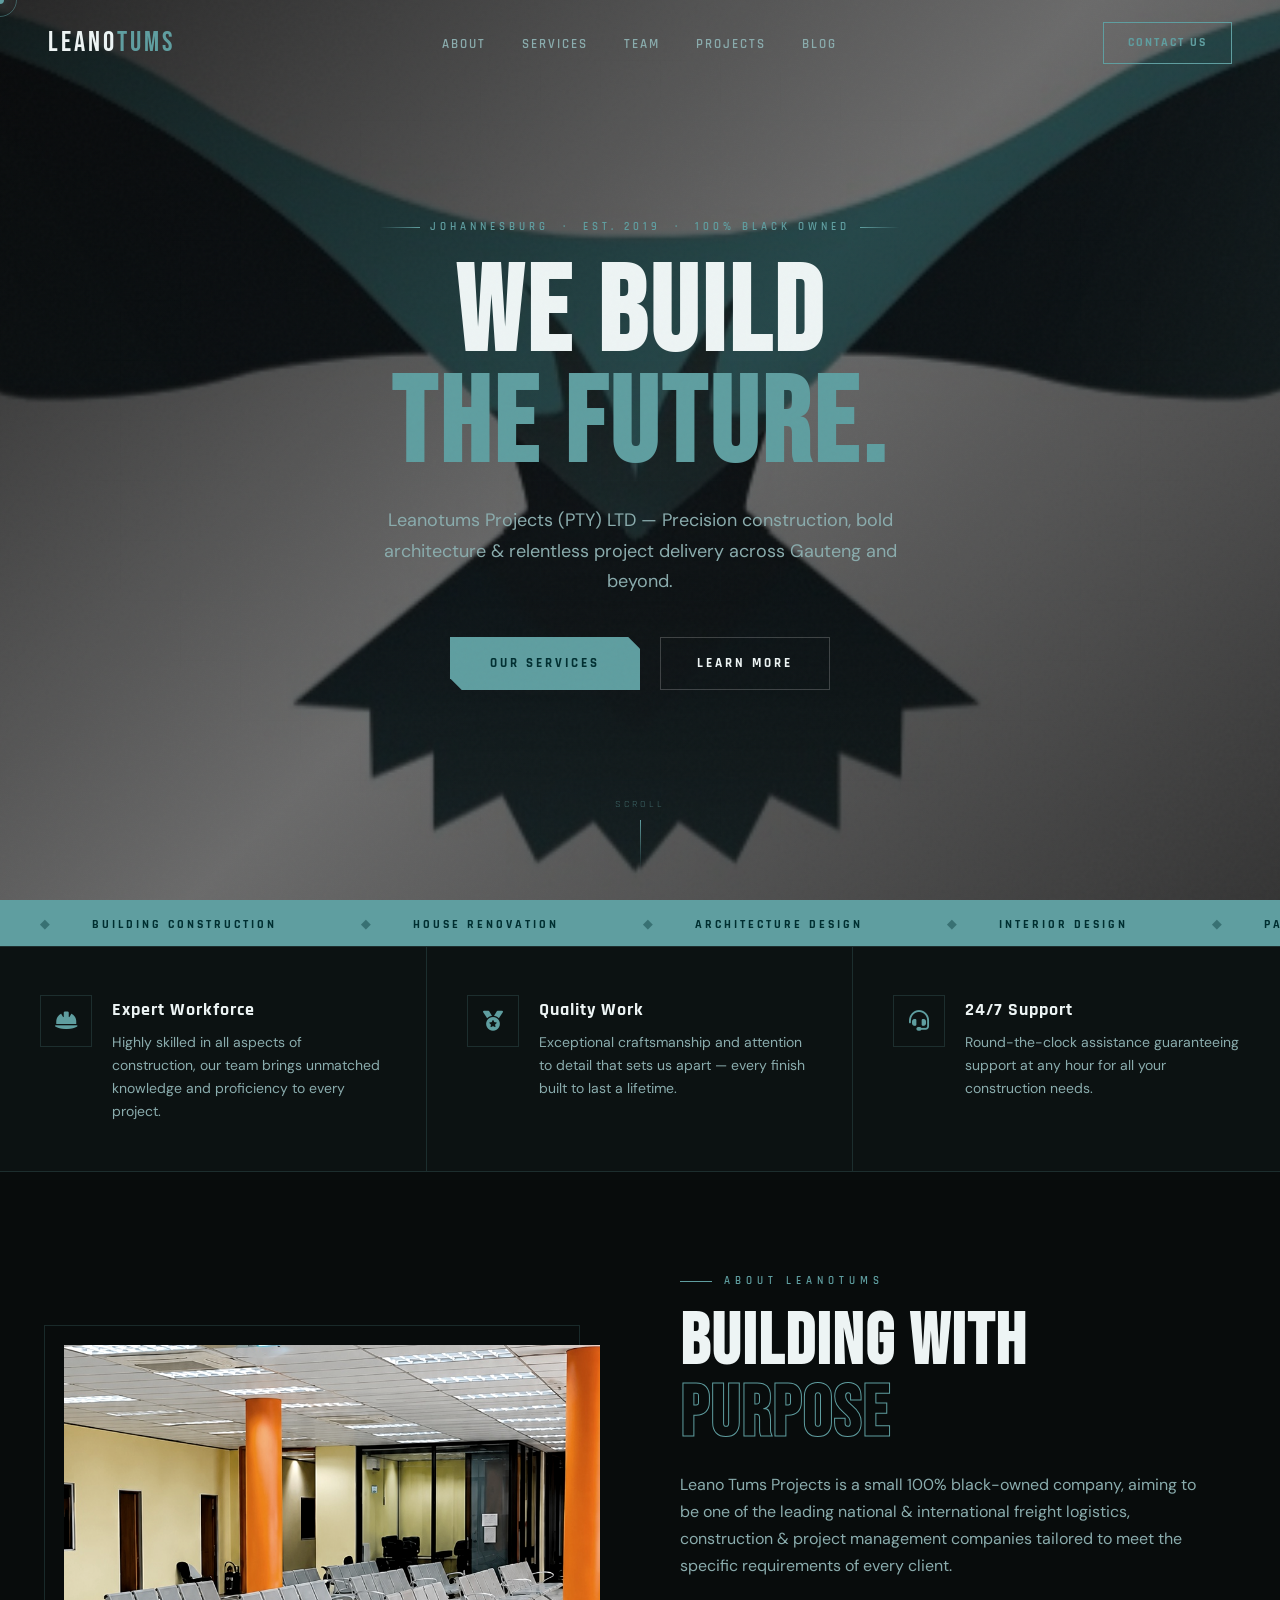
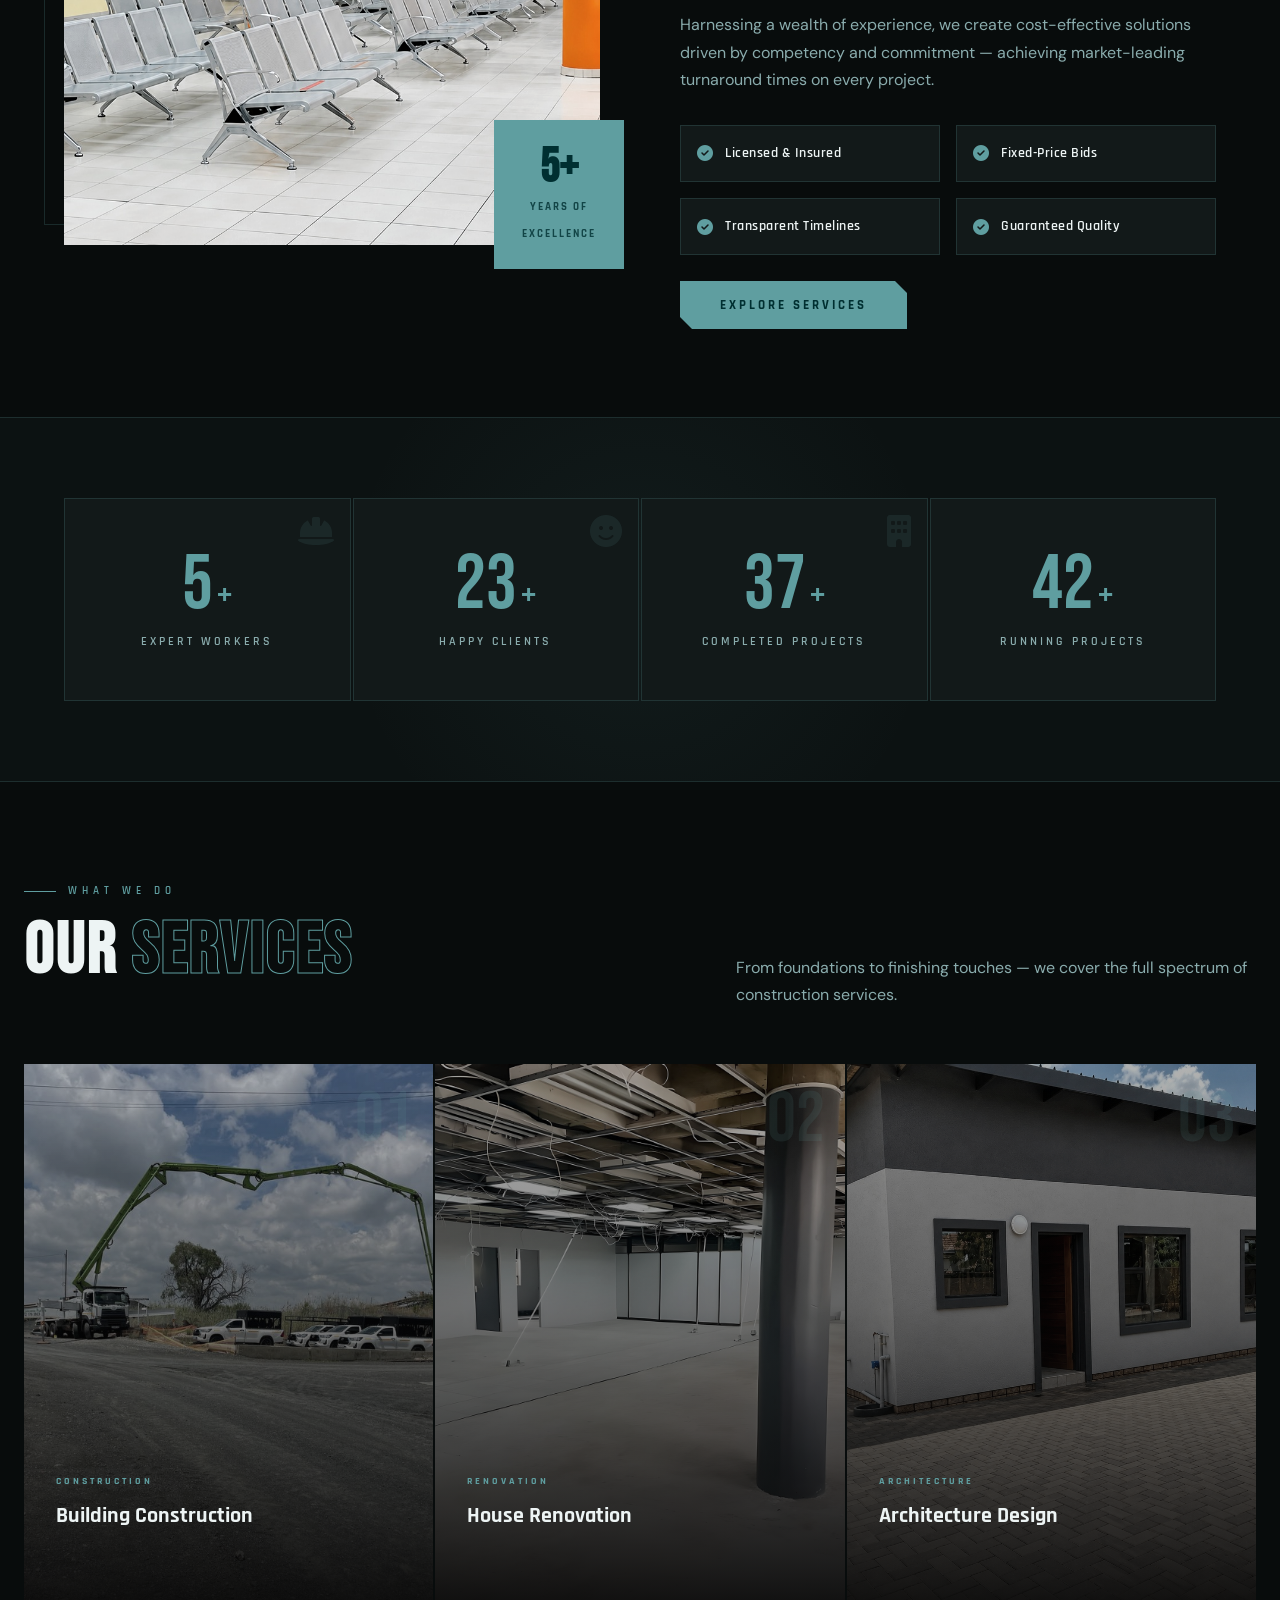
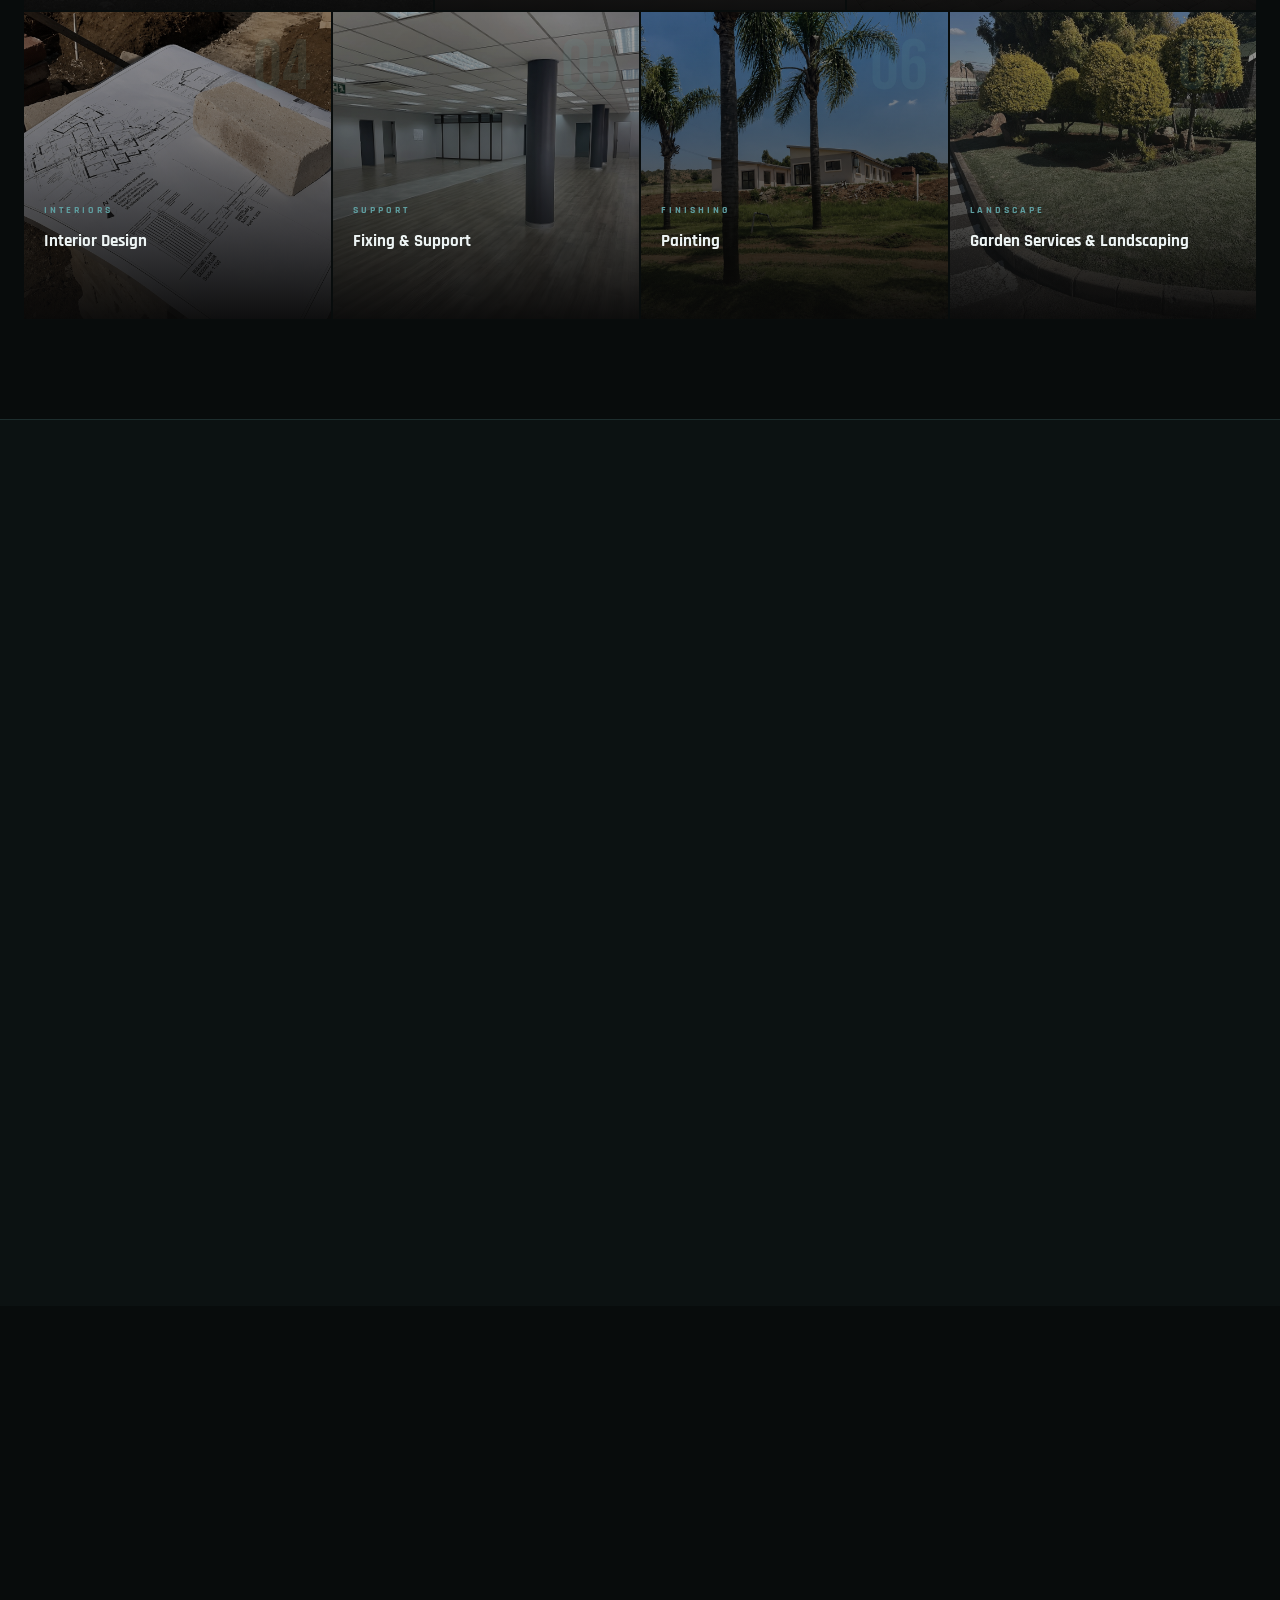
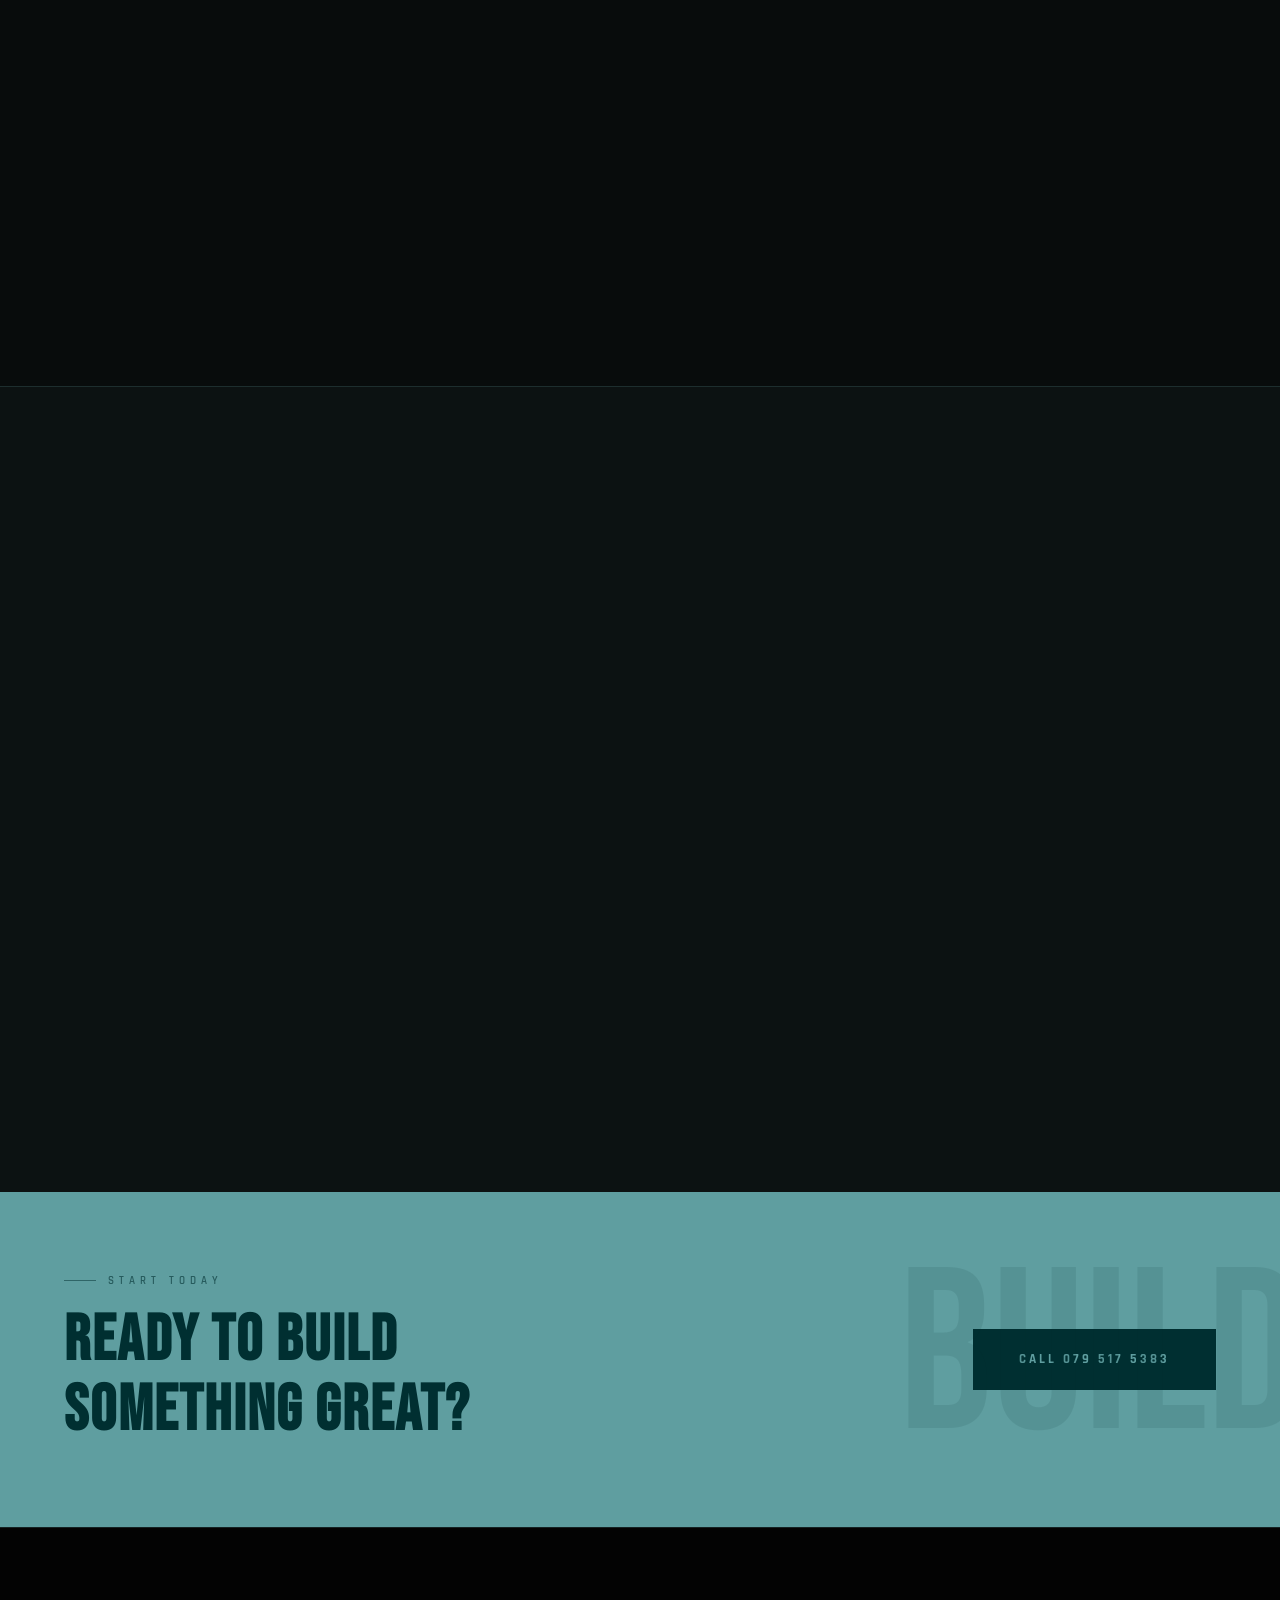
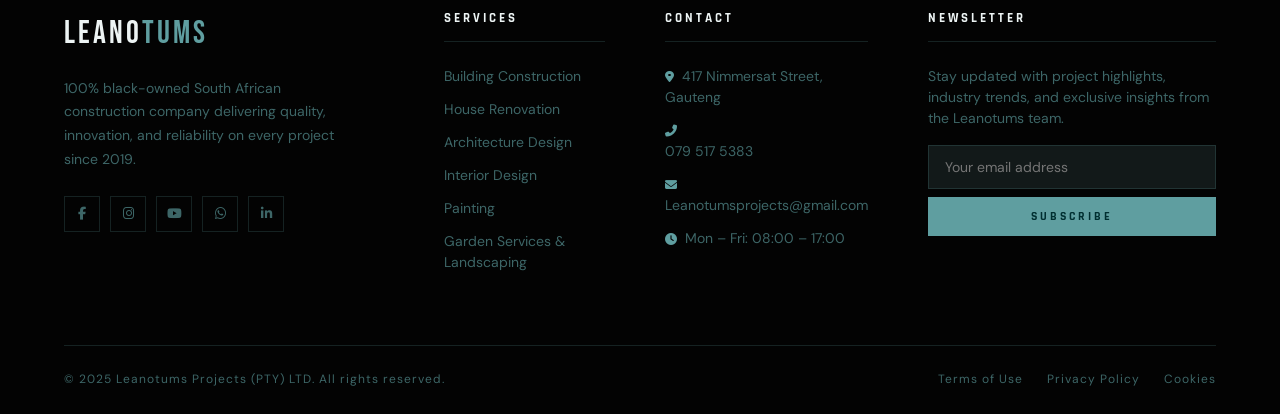
<file: index.html>
<!DOCTYPE html>
<html lang="en">
<head>
  <meta charset="UTF-8">
  <meta name="viewport" content="width=device-width, initial-scale=1.0">
  <title>Leanotums Projects | Build the Future</title>
  <meta name="description" content="Leanotums Projects (PTY) LTD — Your trusted construction company offering building, renovation, and project management services in Johannesburg & beyond.">
  <meta property="og:title" content="Leanotums Projects | Build the Future">
  <meta property="og:description" content="100% black-owned South African construction company delivering quality, innovation, and reliability on every project. Call 079 517 5383.">
  <meta property="og:type" content="website">
  <meta property="og:url" content="https://leanotumsprojects.co.za">
  <meta name="robots" content="index, follow">
  <meta name="theme-color" content="#5F9EA0">
  <meta name="keywords" content="Construction, Builder, Building, Contractor, Johannesburg Construction, Gauteng Builders, Renovation, Architecture">
  <link rel="icon" href="favicon.ico">

  <!-- Fonts -->
  <link rel="preconnect" href="https://fonts.googleapis.com">
  <link rel="preconnect" href="https://fonts.gstatic.com" crossorigin>
  <link href="https://fonts.googleapis.com/css2?family=Rajdhani:wght@300;400;500;600;700&family=DM+Sans:ital,opsz,wght@0,9..40,300;0,9..40,400;0,9..40,500;0,9..40,600;1,9..40,300&family=Bebas+Neue&display=swap" rel="stylesheet">

  <!-- Icons -->
  <link rel="stylesheet" href="https://cdnjs.cloudflare.com/ajax/libs/font-awesome/6.5.0/css/all.min.css">

  <style>
    /* ═══════════════════════════════════════════════════════════════
       RESET & BASE
    ═══════════════════════════════════════════════════════════════ */
    *, *::before, *::after { box-sizing: border-box; margin: 0; padding: 0; }

    :root {
      --amber:       #5F9EA0;
      --amber-light: #7DBFC1;
      --amber-dim:   #2B6B6D;
      --copper:      #002F31;
      --bg:          #080c0c;
      --bg2:         #0c1212;
      --bg3:         #121919;
      --bg4:         #182020;
      --surface:     #1e2828;
      --border:      rgba(95,158,160,0.2);
      --text:        #EDF4F4;
      --text-dim:    #8AACAD;
      --text-faint:  #3D6667;
      --ff-display:  'Bebas Neue', sans-serif;
      --ff-head:     'Rajdhani', sans-serif;
      --ff-body:     'DM Sans', sans-serif;
      --glow: 0 0 30px rgba(95,158,160,0.4), 0 0 80px rgba(95,158,160,0.15);
      --glow-sm: 0 0 14px rgba(95,158,160,0.45);
      --ease-out: cubic-bezier(0.16,1,0.3,1);
    }

    html { scroll-behavior: smooth; }

    body {
      background: var(--bg);
      color: var(--text);
      font-family: var(--ff-body);
      font-size: 16px;
      line-height: 1.65;
      overflow-x: hidden;
      cursor: none;
    }

    ::selection { background: var(--amber); color: var(--copper); }

    img { max-width: 100%; display: block; }
    a { text-decoration: none; color: inherit; }

    /* ═══════════════════════════════════════════════════════════════
       CUSTOM CURSOR
    ═══════════════════════════════════════════════════════════════ */
    #cursor-dot, #cursor-ring {
      position: fixed; top: 0; left: 0;
      pointer-events: none; z-index: 99999;
      border-radius: 50%; transform: translate(-50%, -50%);
      transition: opacity 0.3s;
    }
    #cursor-dot {
      width: 8px; height: 8px;
      background: var(--amber);
      box-shadow: var(--glow-sm);
    }
    #cursor-ring {
      width: 34px; height: 34px;
      border: 1.5px solid rgba(95,158,160,0.5);
      transition: width 0.2s var(--ease-out), height 0.2s var(--ease-out), background 0.2s;
    }
    body.cursor-hover #cursor-ring {
      width: 60px; height: 60px;
      background: rgba(95,158,160,0.06);
      border-color: var(--amber);
    }

    /* ═══════════════════════════════════════════════════════════════
       SCROLLBAR
    ═══════════════════════════════════════════════════════════════ */
    ::-webkit-scrollbar { width: 4px; }
    ::-webkit-scrollbar-track { background: var(--bg); }
    ::-webkit-scrollbar-thumb { background: var(--amber); border-radius: 2px; }

    /* ═══════════════════════════════════════════════════════════════
       NOISE OVERLAY
    ═══════════════════════════════════════════════════════════════ */
    body::before {
      content: '';
      position: fixed; inset: 0; z-index: 9998;
      pointer-events: none;
      background-image: url("data:image/svg+xml,%3Csvg viewBox='0 0 256 256' xmlns='http://www.w3.org/2000/svg'%3E%3Cfilter id='noise'%3E%3CfeTurbulence type='fractalNoise' baseFrequency='0.9' numOctaves='4' stitchTiles='stitch'/%3E%3C/filter%3E%3Crect width='100%25' height='100%25' filter='url(%23noise)' opacity='1'/%3E%3C/svg%3E");
      opacity: 0.022;
    }

    /* ═══════════════════════════════════════════════════════════════
       PROGRESS BAR
    ═══════════════════════════════════════════════════════════════ */
    #scroll-progress {
      position: fixed; top: 0; left: 0; z-index: 9000;
      height: 2px; width: 0%;
      background: linear-gradient(90deg, var(--amber), var(--copper));
      transition: width 0.1s linear;
      box-shadow: var(--glow-sm);
    }

    /* ═══════════════════════════════════════════════════════════════
       NAVIGATION
    ═══════════════════════════════════════════════════════════════ */
    #navbar {
      position: fixed; top: 0; left: 0; right: 0; z-index: 8000;
      padding: 20px 48px;
      display: flex; align-items: center; justify-content: space-between;
      transition: background 0.4s, padding 0.4s, backdrop-filter 0.4s;
    }
    #navbar.scrolled {
      padding: 12px 48px;
      background: rgba(8,8,8,0.85);
      backdrop-filter: blur(20px);
      border-bottom: 1px solid var(--border);
    }

    .nav-logo {
      font-family: var(--ff-display);
      font-size: 28px; letter-spacing: 3px;
      color: var(--text);
    }
    .nav-logo span { color: var(--amber); }

    .nav-links {
      display: flex; align-items: center; gap: 36px;
      list-style: none;
    }
    .nav-links a {
      font-family: var(--ff-head);
      font-size: 13px; font-weight: 600;
      letter-spacing: 2px; text-transform: uppercase;
      color: var(--text-dim);
      position: relative; padding-bottom: 4px;
      transition: color 0.3s;
    }
    .nav-links a::after {
      content: ''; position: absolute; bottom: 0; left: 0;
      width: 0; height: 1px; background: var(--amber);
      transition: width 0.3s var(--ease-out);
    }
    .nav-links a:hover { color: var(--amber); }
    .nav-links a:hover::after { width: 100%; }

    .nav-cta {
      font-family: var(--ff-head);
      font-size: 12px; font-weight: 700;
      letter-spacing: 2px; text-transform: uppercase;
      padding: 10px 24px;
      border: 1px solid var(--amber);
      color: var(--amber);
      transition: background 0.3s, color 0.3s, box-shadow 0.3s;
    }
    .nav-cta:hover {
      background: var(--amber); color: var(--copper);
      box-shadow: var(--glow);
    }

    /* Mobile burger */
    .nav-burger {
      display: none; flex-direction: column; gap: 5px;
      background: none; border: none; cursor: pointer; padding: 4px;
    }
    .nav-burger span {
      display: block; width: 28px; height: 2px;
      background: var(--text);
      transition: transform 0.4s, opacity 0.4s, background 0.3s;
    }
    .nav-burger.active span:nth-child(1) { transform: translateY(7px) rotate(45deg); background: var(--amber); }
    .nav-burger.active span:nth-child(2) { opacity: 0; }
    .nav-burger.active span:nth-child(3) { transform: translateY(-7px) rotate(-45deg); background: var(--amber); }

    /* Mobile menu */
    #mobile-menu {
      position: fixed; inset: 0; z-index: 7000;
      background: var(--bg);
      display: flex; flex-direction: column;
      align-items: center; justify-content: center; gap: 32px;
      transform: translateX(100%);
      transition: transform 0.5s var(--ease-out);
    }
    #mobile-menu.open { transform: translateX(0); }
    #mobile-menu a {
      font-family: var(--ff-display);
      font-size: clamp(36px, 8vw, 64px);
      letter-spacing: 4px;
      color: var(--text-dim);
      transition: color 0.3s;
    }
    #mobile-menu a:hover { color: var(--amber); }
    #mobile-menu .menu-contact {
      margin-top: 20px;
      font-family: var(--ff-head); font-size: 14px;
      letter-spacing: 2px; color: var(--text-faint);
      text-transform: uppercase;
    }

    /* ═══════════════════════════════════════════════════════════════
       HERO
    ═══════════════════════════════════════════════════════════════ */
    #hero {
      position: relative; height: 100vh; min-height: 600px;
      display: flex; align-items: center; justify-content: center;
      overflow: hidden;
    }

    #hero-canvas {
      position: absolute; inset: 0; z-index: 0;
    }

    .hero-bg {
      position: absolute; inset: 0; z-index: 1;
      background-image: url('66.jpg');
      background-size: cover; background-position: center;
      transform: scale(1.08);
      transition: transform 20s linear;
      animation: heroKenBurns 20s linear infinite alternate;
    }
    @keyframes heroKenBurns {
      from { transform: scale(1.0) translateX(0); }
      to   { transform: scale(1.1) translateX(-2%); }
    }

    .hero-overlay {
      position: absolute; inset: 0; z-index: 2;
      background: linear-gradient(
        135deg,
        rgba(8,8,8,0.88) 0%,
        rgba(8,8,8,0.60) 50%,
        rgba(8,8,8,0.82) 100%
      );
    }

    .hero-lines {
      position: absolute; inset: 0; z-index: 3;
      background-image:
        linear-gradient(rgba(95,158,160,0.04) 1px, transparent 1px),
        linear-gradient(90deg, rgba(95,158,160,0.04) 1px, transparent 1px);
      background-size: 60px 60px;
      mask-image: radial-gradient(ellipse at center, rgba(0,0,0,0.4) 0%, transparent 70%);
    }

    .hero-content {
      position: relative; z-index: 5;
      text-align: center; padding: 0 24px;
      max-width: 960px;
    }

    .hero-tag {
      display: inline-flex; align-items: center; gap: 10px;
      font-family: var(--ff-head);
      font-size: 11px; font-weight: 600; letter-spacing: 4px;
      text-transform: uppercase; color: var(--amber);
      margin-bottom: 24px;
      opacity: 0; transform: translateY(20px);
      animation: fadeUp 0.8s 0.3s var(--ease-out) forwards;
    }
    .hero-tag::before, .hero-tag::after {
      content: ''; flex: 1; height: 1px;
      background: linear-gradient(90deg, transparent, var(--amber));
      width: 40px;
    }
    .hero-tag::after { background: linear-gradient(90deg, var(--amber), transparent); }

    .hero-title {
      font-family: var(--ff-display);
      font-size: clamp(56px, 10vw, 120px);
      line-height: 0.92; letter-spacing: 4px;
      color: var(--text);
      opacity: 0; transform: translateY(40px);
      animation: fadeUp 1s 0.5s var(--ease-out) forwards;
    }
    .hero-title .accent { color: var(--amber); display: block; }

    .hero-sub {
      font-family: var(--ff-body);
      font-size: clamp(14px, 2vw, 18px);
      color: var(--text-dim); max-width: 560px; margin: 24px auto 0;
      line-height: 1.7;
      opacity: 0; transform: translateY(30px);
      animation: fadeUp 1s 0.7s var(--ease-out) forwards;
    }

    .hero-actions {
      display: flex; align-items: center; justify-content: center;
      gap: 20px; margin-top: 40px; flex-wrap: wrap;
      opacity: 0; transform: translateY(30px);
      animation: fadeUp 1s 0.9s var(--ease-out) forwards;
    }

    .btn-primary {
      font-family: var(--ff-head);
      font-size: 13px; font-weight: 700; letter-spacing: 3px;
      text-transform: uppercase;
      padding: 16px 40px;
      background: var(--amber); color: var(--copper);
      border: none; cursor: pointer;
      position: relative; overflow: hidden;
      transition: box-shadow 0.3s, transform 0.2s;
      clip-path: polygon(0 0, calc(100% - 12px) 0, 100% 12px, 100% 100%, 12px 100%, 0 calc(100% - 12px));
    }
    .btn-primary::before {
      content: ''; position: absolute; inset: 0;
      background: linear-gradient(135deg, transparent 40%, rgba(255,255,255,0.2));
      transform: translateX(-100%);
      transition: transform 0.4s var(--ease-out);
    }
    .btn-primary:hover { box-shadow: var(--glow); transform: translateY(-2px); }
    .btn-primary:hover::before { transform: translateX(0); }

    .btn-outline {
      font-family: var(--ff-head);
      font-size: 13px; font-weight: 700; letter-spacing: 3px;
      text-transform: uppercase;
      padding: 15px 36px;
      background: transparent; color: var(--text);
      border: 1px solid rgba(255,255,255,0.2); cursor: pointer;
      transition: border-color 0.3s, color 0.3s;
    }
    .btn-outline:hover { border-color: var(--amber); color: var(--amber); }

    .hero-scroll-indicator {
      position: absolute; bottom: 32px; left: 50%;
      transform: translateX(-50%); z-index: 5;
      display: flex; flex-direction: column; align-items: center; gap: 8px;
      opacity: 0; animation: fadeIn 1s 1.4s forwards;
    }
    .hero-scroll-indicator span {
      font-family: var(--ff-head);
      font-size: 10px; letter-spacing: 3px; color: var(--text-faint);
      text-transform: uppercase;
    }
    .scroll-line {
      width: 1px; height: 48px;
      background: linear-gradient(to bottom, var(--amber), transparent);
      animation: scrollPulse 2s ease-in-out infinite;
    }
    @keyframes scrollPulse {
      0%,100% { opacity: 0.3; transform: scaleY(0.8); }
      50% { opacity: 1; transform: scaleY(1); }
    }

    @keyframes fadeUp {
      to { opacity: 1; transform: translateY(0); }
    }
    @keyframes fadeIn {
      to { opacity: 1; }
    }

    /* ═══════════════════════════════════════════════════════════════
       TICKER / MARQUEE
    ═══════════════════════════════════════════════════════════════ */
    .ticker-wrap {
      background: var(--amber);
      overflow: hidden; padding: 10px 0;
      white-space: nowrap;
    }
    .ticker-track {
      display: inline-block;
      animation: ticker 30s linear infinite;
    }
    .ticker-track span {
      font-family: var(--ff-head);
      font-size: 12px; font-weight: 700; letter-spacing: 3px;
      text-transform: uppercase; color: var(--copper);
      padding: 0 40px;
    }
    .ticker-track span::before {
      content: '◆'; margin-right: 40px; opacity: 0.4;
    }
    @keyframes ticker {
      from { transform: translateX(0); }
      to   { transform: translateX(-50%); }
    }

    /* ═══════════════════════════════════════════════════════════════
       SECTION COMMONS
    ═══════════════════════════════════════════════════════════════ */
    section { padding: 100px 0; }

    .container { max-width: 1200px; margin: 0 auto; padding: 0 24px; }
    .container-wide { max-width: 1400px; margin: 0 auto; padding: 0 24px; }

    .section-label {
      font-family: var(--ff-head);
      font-size: 11px; font-weight: 600; letter-spacing: 5px;
      text-transform: uppercase; color: var(--amber);
      display: flex; align-items: center; gap: 12px;
      margin-bottom: 16px;
    }
    .section-label::before {
      content: ''; width: 32px; height: 1px; background: var(--amber);
    }

    .section-title {
      font-family: var(--ff-display);
      font-size: clamp(40px, 6vw, 72px);
      line-height: 1; letter-spacing: 2px;
      color: var(--text);
      margin-bottom: 20px;
    }

    .section-title .stroke {
      -webkit-text-stroke: 1px var(--amber);
      color: transparent;
    }

    .section-desc {
      font-size: 16px; color: var(--text-dim);
      max-width: 520px; line-height: 1.7;
    }

    /* reveal animation */
    .reveal {
      opacity: 0; transform: translateY(40px);
      transition: opacity 0.8s var(--ease-out), transform 0.8s var(--ease-out);
    }
    .reveal.visible { opacity: 1; transform: translateY(0); }
    .reveal-left {
      opacity: 0; transform: translateX(-40px);
      transition: opacity 0.8s var(--ease-out), transform 0.8s var(--ease-out);
    }
    .reveal-left.visible { opacity: 1; transform: translateX(0); }
    .reveal-right {
      opacity: 0; transform: translateX(40px);
      transition: opacity 0.8s var(--ease-out), transform 0.8s var(--ease-out);
    }
    .reveal-right.visible { opacity: 1; transform: translateX(0); }

    /* ═══════════════════════════════════════════════════════════════
       FEATURES STRIP
    ═══════════════════════════════════════════════════════════════ */
    #features {
      padding: 0;
      background: var(--bg2);
      border-top: 1px solid var(--border);
      border-bottom: 1px solid var(--border);
    }
    .features-grid {
      display: grid;
      grid-template-columns: repeat(3, 1fr);
    }
    .feature-card {
      padding: 48px 40px;
      display: flex; align-items: flex-start; gap: 20px;
      border-right: 1px solid var(--border);
      transition: background 0.3s;
    }
    .feature-card:last-child { border-right: none; }
    .feature-card:hover { background: rgba(95,158,160,0.04); }
    .feature-icon-wrap {
      width: 52px; height: 52px; flex-shrink: 0;
      border: 1px solid var(--border);
      display: flex; align-items: center; justify-content: center;
      color: var(--amber); font-size: 20px;
      transition: border-color 0.3s, box-shadow 0.3s;
    }
    .feature-card:hover .feature-icon-wrap {
      border-color: var(--amber);
      box-shadow: var(--glow-sm);
    }
    .feature-card h3 {
      font-family: var(--ff-head);
      font-size: 18px; font-weight: 700; letter-spacing: 1px;
      color: var(--text); margin-bottom: 6px;
    }
    .feature-card p { font-size: 14px; color: var(--text-dim); line-height: 1.65; }

    /* ═══════════════════════════════════════════════════════════════
       ABOUT
    ═══════════════════════════════════════════════════════════════ */
    #about { background: var(--bg); }
    .about-grid {
      display: grid; grid-template-columns: 1fr 1fr;
      gap: 80px; align-items: center;
    }
    .about-img-wrap {
      position: relative;
    }
    .about-img-wrap::before {
      content: '';
      position: absolute; top: -20px; left: -20px;
      width: 100%; height: 100%;
      border: 1px solid var(--border); z-index: 0;
      transition: transform 0.4s var(--ease-out);
    }
    .about-img-wrap:hover::before { transform: translate(8px, 8px); }
    .about-img-wrap img {
      position: relative; z-index: 1;
      width: 100%; height: 500px; object-fit: cover;
      filter: grayscale(20%) contrast(1.05);
    }
    .about-badge {
      position: absolute; bottom: -24px; right: -24px; z-index: 2;
      background: var(--amber); padding: 24px 28px;
      text-align: center;
    }
    .about-badge strong {
      display: block;
      font-family: var(--ff-display);
      font-size: 48px; color: var(--copper); line-height: 1;
    }
    .about-badge span {
      font-family: var(--ff-head);
      font-size: 11px; font-weight: 700; letter-spacing: 2px;
      text-transform: uppercase; color: var(--copper); opacity: 0.8;
    }
    .about-content .section-desc { max-width: 100%; margin-bottom: 32px; }
    .about-highlights {
      display: grid; grid-template-columns: 1fr 1fr;
      gap: 16px; margin-bottom: 36px;
    }
    .highlight-item {
      display: flex; align-items: center; gap: 12px;
      padding: 16px;
      background: var(--bg3);
      border: 1px solid var(--border);
      transition: border-color 0.3s;
    }
    .highlight-item:hover { border-color: var(--amber); }
    .highlight-item i { color: var(--amber); font-size: 16px; flex-shrink: 0; }
    .highlight-item span {
      font-family: var(--ff-head);
      font-size: 14px; font-weight: 600; letter-spacing: 0.5px;
    }

    /* ═══════════════════════════════════════════════════════════════
       STATS
    ═══════════════════════════════════════════════════════════════ */
    #stats {
      padding: 80px 0;
      background: var(--bg2);
      border-top: 1px solid var(--border);
      border-bottom: 1px solid var(--border);
      position: relative; overflow: hidden;
    }
    #stats::before {
      content: '';
      position: absolute; top: 50%; left: 50%;
      transform: translate(-50%, -50%);
      width: 600px; height: 600px;
      background: radial-gradient(circle, rgba(95,158,160,0.07) 0%, transparent 70%);
      pointer-events: none;
    }
    .stats-grid {
      display: grid; grid-template-columns: repeat(4, 1fr);
      gap: 2px;
    }
    .stat-card {
      padding: 48px 32px; text-align: center;
      background: var(--bg3);
      border: 1px solid var(--border);
      position: relative; overflow: hidden;
      transition: border-color 0.3s, background 0.3s;
    }
    .stat-card::after {
      content: '';
      position: absolute; bottom: 0; left: 0; right: 0;
      height: 2px;
      background: var(--amber);
      transform: scaleX(0);
      transform-origin: left;
      transition: transform 0.4s var(--ease-out);
    }
    .stat-card:hover { border-color: rgba(95,158,160,0.4); background: rgba(95,158,160,0.03); }
    .stat-card:hover::after { transform: scaleX(1); }
    .stat-number {
      font-family: var(--ff-display);
      font-size: clamp(56px, 6vw, 80px);
      color: var(--amber);
      line-height: 1;
      display: flex; align-items: baseline; justify-content: center; gap: 4px;
    }
    .stat-number .plus { font-size: 0.5em; color: var(--amber); }
    .stat-label {
      font-family: var(--ff-head);
      font-size: 12px; font-weight: 600; letter-spacing: 3px;
      text-transform: uppercase; color: var(--text-dim);
      margin-top: 8px;
    }
    .stat-icon {
      font-size: 32px; color: rgba(95,158,160,0.12);
      position: absolute; top: 16px; right: 16px;
    }

    /* ═══════════════════════════════════════════════════════════════
       SERVICES
    ═══════════════════════════════════════════════════════════════ */
    #services { background: var(--bg); }
    .services-header {
      display: flex; align-items: flex-end; justify-content: space-between;
      margin-bottom: 56px; gap: 24px;
    }
    .services-grid {
      display: grid;
      grid-template-columns: repeat(3, 1fr);
      gap: 2px;
    }
    .service-card {
      position: relative; overflow: hidden;
      aspect-ratio: 3/4; cursor: pointer;
      background: var(--bg3);
    }
    .service-card img {
      width: 100%; height: 100%; object-fit: cover;
      transition: transform 0.6s var(--ease-out), filter 0.6s;
      filter: grayscale(40%) brightness(0.7);
    }
    .service-card:hover img {
      transform: scale(1.08);
      filter: grayscale(0%) brightness(0.75);
    }
    .service-card-overlay {
      position: absolute; inset: 0;
      background: linear-gradient(to top, rgba(8,8,8,0.95) 0%, rgba(8,8,8,0.3) 55%, transparent 100%);
      display: flex; flex-direction: column; justify-content: flex-end;
      padding: 32px;
    }
    .service-number {
      position: absolute; top: 20px; right: 20px;
      font-family: var(--ff-display);
      font-size: 72px; color: rgba(95,158,160,0.12);
      line-height: 1;
      transition: color 0.3s;
    }
    .service-card:hover .service-number { color: rgba(95,158,160,0.25); }
    .service-card-tag {
      font-family: var(--ff-head);
      font-size: 10px; font-weight: 700; letter-spacing: 3px;
      text-transform: uppercase; color: var(--amber);
      margin-bottom: 8px;
    }
    .service-card h3 {
      font-family: var(--ff-head);
      font-size: 22px; font-weight: 700;
      color: var(--text); margin-bottom: 8px;
    }
    .service-card p {
      font-size: 13px; color: rgba(245,245,240,0.6);
      line-height: 1.6;
      max-height: 0; overflow: hidden;
      transition: max-height 0.5s var(--ease-out), opacity 0.4s;
      opacity: 0;
    }
    .service-card:hover p { max-height: 120px; opacity: 1; }
    .service-arrow {
      display: flex; align-items: center; gap: 8px;
      font-family: var(--ff-head);
      font-size: 12px; font-weight: 700; letter-spacing: 2px;
      text-transform: uppercase; color: var(--amber);
      margin-top: 16px;
      transform: translateX(-8px); opacity: 0;
      transition: transform 0.3s var(--ease-out), opacity 0.3s;
    }
    .service-card:hover .service-arrow { transform: translateX(0); opacity: 1; }

    /* Wide services (row 2: 4 cards) */
    .services-grid-2 {
      display: grid;
      grid-template-columns: repeat(4, 1fr);
      gap: 2px; margin-top: 2px;
    }
    .service-card-sm {
      position: relative; overflow: hidden;
      aspect-ratio: 1/1; cursor: pointer;
    }
    .service-card-sm img {
      width: 100%; height: 100%; object-fit: cover;
      transition: transform 0.6s var(--ease-out), filter 0.6s;
      filter: grayscale(40%) brightness(0.65);
    }
    .service-card-sm:hover img {
      transform: scale(1.1);
      filter: grayscale(0%) brightness(0.7);
    }
    .service-card-sm .service-card-overlay { padding: 20px; }
    .service-card-sm h3 { font-size: 17px; }

    /* ═══════════════════════════════════════════════════════════════
       TEAM
    ═══════════════════════════════════════════════════════════════ */
    #team {
      background: var(--bg2);
      border-top: 1px solid var(--border);
    }
    .team-grid {
      display: grid; grid-template-columns: repeat(4, 1fr);
      gap: 2px; margin-top: 56px;
    }
    .team-card {
      position: relative; overflow: hidden;
      background: var(--bg3);
    }
    .team-card img {
      width: 100%; aspect-ratio: 3/4;
      object-fit: cover; object-position: top;
      filter: grayscale(30%);
      transition: filter 0.4s, transform 0.5s var(--ease-out);
    }
    .team-card:hover img { filter: grayscale(0%); transform: scale(1.04); }
    .team-info {
      padding: 20px;
      background: var(--bg3);
      border-top: 1px solid var(--border);
      transition: background 0.3s;
    }
    .team-card:hover .team-info { background: rgba(95,158,160,0.06); }
    .team-info h3 {
      font-family: var(--ff-head);
      font-size: 18px; font-weight: 700; color: var(--text);
    }
    .team-info p {
      font-size: 12px; letter-spacing: 2px; text-transform: uppercase;
      color: var(--amber); font-family: var(--ff-head); font-weight: 600;
      margin-top: 4px;
    }
    .team-socials {
      display: flex; gap: 12px; margin-top: 16px;
    }
    .team-socials a {
      width: 32px; height: 32px;
      border: 1px solid var(--border);
      display: flex; align-items: center; justify-content: center;
      font-size: 12px; color: var(--text-dim);
      transition: border-color 0.3s, color 0.3s, background 0.3s;
    }
    .team-socials a:hover {
      border-color: var(--amber); color: var(--amber);
      background: rgba(95,158,160,0.08);
    }

    /* ═══════════════════════════════════════════════════════════════
       FAQ
    ═══════════════════════════════════════════════════════════════ */
    #faq { background: var(--bg); }
    .faq-grid {
      display: grid; grid-template-columns: 1fr 1fr;
      gap: 2px; margin-top: 56px;
    }
    .faq-item {
      background: var(--bg3);
      border: 1px solid var(--border);
      overflow: hidden;
      transition: border-color 0.3s;
    }
    .faq-item.open { border-color: rgba(95,158,160,0.4); }
    .faq-question {
      width: 100%; padding: 24px 28px;
      background: none; border: none; cursor: pointer;
      display: flex; align-items: center; justify-content: space-between; gap: 16px;
      text-align: left;
    }
    .faq-question span {
      font-family: var(--ff-head);
      font-size: 16px; font-weight: 600; color: var(--text);
      transition: color 0.3s;
    }
    .faq-item.open .faq-question span { color: var(--amber); }
    .faq-icon {
      width: 28px; height: 28px; flex-shrink: 0;
      border: 1px solid var(--border);
      display: flex; align-items: center; justify-content: center;
      color: var(--amber); font-size: 12px;
      transition: transform 0.3s, background 0.3s;
    }
    .faq-item.open .faq-icon { transform: rotate(45deg); background: var(--amber); color: var(--copper); }
    .faq-answer {
      max-height: 0; overflow: hidden;
      transition: max-height 0.5s var(--ease-out);
    }
    .faq-answer-inner {
      padding: 0 28px 24px;
      font-size: 14px; color: var(--text-dim); line-height: 1.7;
    }

    /* ═══════════════════════════════════════════════════════════════
       PROJECTS
    ═══════════════════════════════════════════════════════════════ */
    #projects {
      background: var(--bg2);
      border-top: 1px solid var(--border);
    }
    .projects-grid {
      display: grid; grid-template-columns: repeat(3, 1fr);
      gap: 20px; margin-top: 56px;
    }
    .project-card {
      background: var(--bg3);
      border: 1px solid var(--border);
      overflow: hidden;
      transition: border-color 0.3s, transform 0.3s;
    }
    .project-card:hover { border-color: rgba(95,158,160,0.4); transform: translateY(-4px); }
    .project-card-img {
      overflow: hidden; height: 220px;
    }
    .project-card-img img {
      width: 100%; height: 100%; object-fit: cover;
      filter: grayscale(20%);
      transition: transform 0.5s var(--ease-out), filter 0.4s;
    }
    .project-card:hover .project-card-img img {
      transform: scale(1.06); filter: grayscale(0%);
    }
    .project-card-body { padding: 24px; }
    .project-cat {
      font-family: var(--ff-head);
      font-size: 10px; font-weight: 700; letter-spacing: 3px;
      text-transform: uppercase; color: var(--amber);
      margin-bottom: 8px;
    }
    .project-card-body h3 {
      font-family: var(--ff-head);
      font-size: 19px; font-weight: 700; color: var(--text);
      margin-bottom: 10px;
    }
    .project-card-body p { font-size: 14px; color: var(--text-dim); line-height: 1.65; }
    .project-link {
      display: inline-flex; align-items: center; gap: 8px;
      margin-top: 16px;
      font-family: var(--ff-head);
      font-size: 12px; font-weight: 700; letter-spacing: 2px;
      text-transform: uppercase; color: var(--amber);
      transition: gap 0.3s;
    }
    .project-card:hover .project-link { gap: 14px; }

    /* ═══════════════════════════════════════════════════════════════
       CTA BAND
    ═══════════════════════════════════════════════════════════════ */
    #cta {
      padding: 80px 0;
      background: var(--amber);
      position: relative; overflow: hidden;
    }
    #cta::before {
      content: 'BUILD';
      position: absolute; right: -20px; top: 50%;
      transform: translateY(-50%);
      font-family: var(--ff-display);
      font-size: clamp(120px, 18vw, 240px);
      color: rgba(0,47,49,0.1); line-height: 1;
      pointer-events: none; user-select: none;
    }
    .cta-inner {
      display: flex; align-items: center; justify-content: space-between;
      gap: 40px; flex-wrap: wrap;
    }
    .cta-text .section-label { color: rgba(0,47,49,0.6); }
    .cta-text .section-label::before { background: rgba(0,47,49,0.5); }
    .cta-text h2 {
      font-family: var(--ff-display);
      font-size: clamp(36px, 5vw, 64px);
      color: var(--copper); letter-spacing: 2px; line-height: 1.1;
    }
    .btn-dark {
      font-family: var(--ff-head);
      font-size: 13px; font-weight: 700; letter-spacing: 3px;
      text-transform: uppercase;
      padding: 18px 44px;
      background: var(--copper); color: var(--amber);
      border: 2px solid var(--copper); cursor: pointer;
      transition: background 0.3s, color 0.3s;
      white-space: nowrap;
    }
    .btn-dark:hover { background: transparent; color: var(--copper); }

    /* ═══════════════════════════════════════════════════════════════
       FOOTER
    ═══════════════════════════════════════════════════════════════ */
    #footer {
      background: #030303;
      border-top: 1px solid var(--border);
      padding: 80px 0 0;
    }
    .footer-grid {
      display: grid; grid-template-columns: 2fr 1fr 1fr 1.8fr;
      gap: 60px; padding-bottom: 60px;
      border-bottom: 1px solid var(--border);
    }
    .footer-brand .nav-logo { font-size: 32px; margin-bottom: 16px; }
    .footer-brand p { font-size: 14px; color: var(--text-faint); line-height: 1.7; max-width: 280px; }
    .footer-social {
      display: flex; gap: 10px; margin-top: 24px;
    }
    .footer-social a {
      width: 36px; height: 36px;
      border: 1px solid var(--border);
      display: flex; align-items: center; justify-content: center;
      font-size: 13px; color: var(--text-faint);
      transition: border-color 0.3s, color 0.3s;
    }
    .footer-social a:hover { border-color: var(--amber); color: var(--amber); }

    .footer-col h4 {
      font-family: var(--ff-head);
      font-size: 13px; font-weight: 700; letter-spacing: 3px;
      text-transform: uppercase; color: var(--text);
      margin-bottom: 24px; padding-bottom: 12px;
      border-bottom: 1px solid var(--border);
    }
    .footer-col a, .footer-col p {
      display: block;
      font-size: 14px; color: var(--text-faint);
      margin-bottom: 12px; line-height: 1.5;
      transition: color 0.3s;
    }
    .footer-col a:hover { color: var(--amber); }
    .footer-col i { color: var(--amber); margin-right: 8px; font-size: 12px; }

    .footer-newsletter input {
      width: 100%; padding: 12px 16px;
      background: var(--bg3); border: 1px solid var(--border);
      color: var(--text); font-family: var(--ff-body); font-size: 14px;
      outline: none; margin-bottom: 8px;
      transition: border-color 0.3s;
    }
    .footer-newsletter input:focus { border-color: var(--amber); }
    .footer-newsletter button {
      width: 100%; padding: 12px;
      background: var(--amber); color: var(--copper);
      border: none; cursor: pointer;
      font-family: var(--ff-head); font-size: 12px;
      font-weight: 700; letter-spacing: 3px; text-transform: uppercase;
      transition: background 0.3s;
    }
    .footer-newsletter button:hover { background: var(--amber-light); }

    .footer-bottom {
      padding: 24px 0;
      display: flex; align-items: center; justify-content: space-between;
      flex-wrap: wrap; gap: 16px;
    }
    .footer-bottom p {
      font-size: 12px; color: var(--text-faint); letter-spacing: 1px;
    }
    .footer-bottom-links {
      display: flex; gap: 24px;
    }
    .footer-bottom-links a {
      font-size: 12px; color: var(--text-faint); letter-spacing: 1px;
      transition: color 0.3s;
    }
    .footer-bottom-links a:hover { color: var(--amber); }

    /* ═══════════════════════════════════════════════════════════════
       BACK TO TOP
    ═══════════════════════════════════════════════════════════════ */
    #back-top {
      position: fixed; bottom: 32px; right: 32px; z-index: 5000;
      width: 44px; height: 44px;
      background: var(--amber); color: var(--copper);
      border: none; cursor: pointer;
      display: flex; align-items: center; justify-content: center;
      font-size: 14px;
      opacity: 0; transform: translateY(20px);
      transition: opacity 0.3s, transform 0.3s, box-shadow 0.3s;
      clip-path: polygon(0 0, calc(100% - 8px) 0, 100% 8px, 100% 100%, 8px 100%, 0 calc(100% - 8px));
    }
    #back-top.show { opacity: 1; transform: translateY(0); }
    #back-top:hover { box-shadow: var(--glow); }

    /* ═══════════════════════════════════════════════════════════════
       MOBILE RESPONSIVENESS
    ═══════════════════════════════════════════════════════════════ */
    @media (max-width: 1100px) {
      .footer-grid { grid-template-columns: 1fr 1fr; gap: 40px; }
      .stats-grid { grid-template-columns: repeat(2, 1fr); }
    }

    @media (max-width: 900px) {
      #navbar { padding: 16px 24px; }
      #navbar.scrolled { padding: 12px 24px; }
      .nav-links, .nav-cta { display: none; }
      .nav-burger { display: flex; }

      .about-grid { grid-template-columns: 1fr; gap: 60px; }
      .about-badge { bottom: -16px; right: 0; }

      .services-grid { grid-template-columns: repeat(2, 1fr); }
      .services-grid-2 { grid-template-columns: repeat(2, 1fr); }

      .team-grid { grid-template-columns: repeat(2, 1fr); }
      .faq-grid { grid-template-columns: 1fr; }
      .projects-grid { grid-template-columns: repeat(2, 1fr); }

      .services-header { flex-direction: column; align-items: flex-start; }
      .cta-inner { flex-direction: column; }
    }

    @media (max-width: 640px) {
      section { padding: 72px 0; }

      .features-grid { grid-template-columns: 1fr; }
      .feature-card { border-right: none; border-bottom: 1px solid var(--border); }
      .feature-card:last-child { border-bottom: none; }

      .about-highlights { grid-template-columns: 1fr; }

      .stats-grid { grid-template-columns: repeat(2, 1fr); }

      .services-grid { grid-template-columns: 1fr; }
      .services-grid-2 { grid-template-columns: repeat(2, 1fr); }
      .service-card { aspect-ratio: 4/3; }
      .service-card p { max-height: 100px; opacity: 1; }
      .service-arrow { opacity: 1; transform: none; }

      .team-grid { grid-template-columns: repeat(2, 1fr); }
      .projects-grid { grid-template-columns: 1fr; }

      .footer-grid { grid-template-columns: 1fr; gap: 32px; }
      .footer-bottom { flex-direction: column; text-align: center; }

      #back-top { bottom: 20px; right: 20px; }
    }
  </style>
  <script type="application/ld+json">
  {
    "@context": "https://schema.org",
    "@type": "LocalBusiness",
    "name": "Leanotums Projects (PTY) LTD",
    "description": "100% black-owned South African construction company offering building construction, renovation, architecture design, interior design, painting, and landscaping services.",
    "telephone": "+27795175383",
    "email": "Leanotumsprojects@gmail.com",
    "address": {
      "@type": "PostalAddress",
      "streetAddress": "417 Nimmersat Street",
      "addressRegion": "Gauteng",
      "addressCountry": "ZA"
    },
    "openingHours": ["Mo-Fr 08:00-17:00"],
    "url": "https://leanotumsprojects.co.za",
    "sameAs": [
      "https://web.facebook.com/profile.php?id=61552090770281",
      "https://www.instagram.com/leanotumsprojects"
    ]
  }
  </script>
</head>
<body>

  <!-- Cursor -->
  <div id="cursor-dot"></div>
  <div id="cursor-ring"></div>

  <!-- Scroll Progress -->
  <div id="scroll-progress"></div>

  <!-- ═══ NAV ══════════════════════════════════════════════════════ -->
  <nav id="navbar">
    <a href="#" class="nav-logo">LEANO<span>TUMS</span></a>
    <ul class="nav-links">
      <li><a href="about.html">About</a></li>
      <li><a href="service.html">Services</a></li>
      <li><a href="team.html">Team</a></li>
      <li><a href="portfolio.html">Projects</a></li>
      <li><a href="blog.html">Blog</a></li>
    </ul>
    <a href="contact.html" class="nav-cta">Contact Us</a>
    <button class="nav-burger" id="burger" aria-label="Menu">
      <span></span><span></span><span></span>
    </button>
  </nav>

  <!-- Mobile Menu -->
  <div id="mobile-menu">
    <a href="about.html" class="menu-link">About</a>
    <a href="service.html" class="menu-link">Services</a>
    <a href="team.html" class="menu-link">Team</a>
    <a href="portfolio.html" class="menu-link">Projects</a>
    <a href="blog.html" class="menu-link">Blog</a>
    
    
    <a href="contact.html" class="menu-link">Contact</a>
    <p class="menu-contact">079 517 5383 &nbsp;·&nbsp; Johannesburg</p>
  </div>

  <!-- ═══ HERO ══════════════════════════════════════════════════════ -->
  <section id="hero">
    <canvas id="hero-canvas"></canvas>
    <div class="hero-bg"></div>
    <div class="hero-overlay"></div>
    <div class="hero-lines"></div>
    <div class="hero-content">
      <div class="hero-tag">Johannesburg &nbsp;·&nbsp; Est. 2019 &nbsp;·&nbsp; 100% Black Owned</div>
      <h1 class="hero-title">
        We Build
        <span class="accent">The Future.</span>
      </h1>
      <p class="hero-sub">Leanotums Projects (PTY) LTD — Precision construction, bold architecture & relentless project delivery across Gauteng and beyond.</p>
      <div class="hero-actions">
        <a href="#services" class="btn-primary">Our Services</a>
        <a href="#about" class="btn-outline">Learn More</a>
      </div>
    </div>
    <div class="hero-scroll-indicator">
      <span>Scroll</span>
      <div class="scroll-line"></div>
    </div>
  </section>

  <!-- ═══ TICKER ════════════════════════════════════════════════════ -->
  <div class="ticker-wrap">
    <div class="ticker-track" id="ticker">
      <span>Building Construction</span>
      <span>House Renovation</span>
      <span>Architecture Design</span>
      <span>Interior Design</span>
      <span>Painting</span>
      <span>Garden Services & Landscaping</span>
      <span>Project Management</span>
      <span>Fixing & Support</span>
      <!-- Duplicate for seamless loop -->
      <span>Building Construction</span>
      <span>House Renovation</span>
      <span>Architecture Design</span>
      <span>Interior Design</span>
      <span>Painting</span>
      <span>Garden Services & Landscaping</span>
      <span>Project Management</span>
      <span>Fixing & Support</span>
    </div>
  </div>

  <!-- ═══ FEATURES ═════════════════════════════════════════════════ -->
  <section id="features">
    <div class="features-grid">
      <div class="feature-card reveal">
        <div class="feature-icon-wrap"><i class="fas fa-hard-hat"></i></div>
        <div>
          <h3>Expert Workforce</h3>
          <p>Highly skilled in all aspects of construction, our team brings unmatched knowledge and proficiency to every project.</p>
        </div>
      </div>
      <div class="feature-card reveal" style="transition-delay:0.1s">
        <div class="feature-icon-wrap"><i class="fas fa-medal"></i></div>
        <div>
          <h3>Quality Work</h3>
          <p>Exceptional craftsmanship and attention to detail that sets us apart — every finish built to last a lifetime.</p>
        </div>
      </div>
      <div class="feature-card reveal" style="transition-delay:0.2s">
        <div class="feature-icon-wrap"><i class="fas fa-headset"></i></div>
        <div>
          <h3>24/7 Support</h3>
          <p>Round-the-clock assistance guaranteeing support at any hour for all your construction needs.</p>
        </div>
      </div>
    </div>
  </section>

  <!-- ═══ ABOUT ═════════════════════════════════════════════════════ -->
  <section id="about">
    <div class="container">
      <div class="about-grid">
        <div class="about-img-wrap reveal-left">
          <img src="fotor.jpg" alt="Leanotums Projects team at work" loading="lazy">
          <div class="about-badge">
            <strong>5+</strong>
            <span>Years of<br>Excellence</span>
          </div>
        </div>
        <div class="about-content reveal-right">
          <div class="section-label">About Leanotums</div>
          <h2 class="section-title">Building with<br><span class="stroke">Purpose</span></h2>
          <p class="section-desc">Leano Tums Projects is a small 100% black-owned company, aiming to be one of the leading national & international freight logistics, construction & project management companies tailored to meet the specific requirements of every client.</p>
          <p class="section-desc" style="margin-top:16px; margin-bottom:32px;">Harnessing a wealth of experience, we create cost-effective solutions driven by competency and commitment — achieving market-leading turnaround times on every project.</p>
          <div class="about-highlights">
            <div class="highlight-item">
              <i class="fas fa-check-circle"></i>
              <span>Licensed & Insured</span>
            </div>
            <div class="highlight-item">
              <i class="fas fa-check-circle"></i>
              <span>Fixed-Price Bids</span>
            </div>
            <div class="highlight-item">
              <i class="fas fa-check-circle"></i>
              <span>Transparent Timelines</span>
            </div>
            <div class="highlight-item">
              <i class="fas fa-check-circle"></i>
              <span>Guaranteed Quality</span>
            </div>
          </div>
          <a href="#services" class="btn-primary">Explore Services</a>
        </div>
      </div>
    </div>
  </section>

  <!-- ═══ STATS ═════════════════════════════════════════════════════ -->
  <section id="stats">
    <div class="container">
      <div class="stats-grid">
        <div class="stat-card reveal" style="transition-delay:0s">
          <i class="fas fa-hard-hat stat-icon"></i>
          <div class="stat-number"><span class="counter" data-target="109">0</span><span class="plus">+</span></div>
          <div class="stat-label">Expert Workers</div>
        </div>
        <div class="stat-card reveal" style="transition-delay:0.1s">
          <i class="fas fa-smile stat-icon"></i>
          <div class="stat-number"><span class="counter" data-target="485">0</span><span class="plus">+</span></div>
          <div class="stat-label">Happy Clients</div>
        </div>
        <div class="stat-card reveal" style="transition-delay:0.2s">
          <i class="fas fa-building stat-icon"></i>
          <div class="stat-number"><span class="counter" data-target="789">0</span><span class="plus">+</span></div>
          <div class="stat-label">Completed Projects</div>
        </div>
        <div class="stat-card reveal" style="transition-delay:0.3s">
          <i class="fas fa-crane stat-icon"></i>
          <div class="stat-number"><span class="counter" data-target="890">0</span><span class="plus">+</span></div>
          <div class="stat-label">Running Projects</div>
        </div>
      </div>
    </div>
  </section>

  <!-- ═══ SERVICES ══════════════════════════════════════════════════ -->
  <section id="services">
    <div class="container-wide">
      <div class="services-header">
        <div>
          <div class="section-label reveal">What We Do</div>
          <h2 class="section-title reveal">Our <span class="stroke">Services</span></h2>
        </div>
        <p class="section-desc reveal" style="transition-delay:0.2s">From foundations to finishing touches — we cover the full spectrum of construction services.</p>
      </div>

      <!-- Row 1: 3 large cards -->
      <div class="services-grid">
        <div class="service-card reveal" style="transition-delay:0s">
          <img src="bb.jpg" alt="Building Construction" loading="lazy">
          <div class="service-card-overlay">
            <div class="service-number">01</div>
            <div class="service-card-tag">Construction</div>
            <h3>Building Construction</h3>
            <p>From foundation to finish — site preparation, structural framing, interior finishes and landscaping built to the highest standards.</p>
            <div class="service-arrow">Explore <i class="fas fa-arrow-right"></i></div>
          </div>
        </div>
        <div class="service-card reveal" style="transition-delay:0.1s">
          <img src="cc.jpg" alt="House Renovation" loading="lazy">
          <div class="service-card-overlay">
            <div class="service-number">02</div>
            <div class="service-card-tag">Renovation</div>
            <h3>House Renovation</h3>
            <p>Structural upgrades to aesthetic enhancements — comprehensive renovation services that breathe new life into your home.</p>
            <div class="service-arrow">Explore <i class="fas fa-arrow-right"></i></div>
          </div>
        </div>
        <div class="service-card reveal" style="transition-delay:0.2s">
          <img src="yy.jpg" alt="Architecture Design" loading="lazy">
          <div class="service-card-overlay">
            <div class="service-number">03</div>
            <div class="service-card-tag">Architecture</div>
            <h3>Architecture Design</h3>
            <p>Conceptualizing innovative structures to executing meticulous blueprints — creativity blended with precision.</p>
            <div class="service-arrow">Explore <i class="fas fa-arrow-right"></i></div>
          </div>
        </div>
      </div>

      <!-- Row 2: 4 smaller cards -->
      <div class="services-grid-2">
        <div class="service-card service-card-sm reveal" style="transition-delay:0s">
          <img src="oo.jpg" alt="Interior Design" loading="lazy">
          <div class="service-card-overlay">
            <div class="service-number">04</div>
            <div class="service-card-tag">Interiors</div>
            <h3>Interior Design</h3>
            <p>Personalized sanctuaries — crafted to reflect your unique style.</p>
            <div class="service-arrow">Explore <i class="fas fa-arrow-right"></i></div>
          </div>
        </div>
        <div class="service-card service-card-sm reveal" style="transition-delay:0.1s">
          <img src="mm.jpg" alt="Fixing & Support" loading="lazy">
          <div class="service-card-overlay">
            <div class="service-number">05</div>
            <div class="service-card-tag">Support</div>
            <h3>Fixing & Support</h3>
            <p>Reliable fixes that keep your projects on track, trouble-free.</p>
            <div class="service-arrow">Explore <i class="fas fa-arrow-right"></i></div>
          </div>
        </div>
        <div class="service-card service-card-sm reveal" style="transition-delay:0.2s">
          <img src="nn.jpg" alt="Painting" loading="lazy">
          <div class="service-card-overlay">
            <div class="service-number">06</div>
            <div class="service-card-tag">Finishing</div>
            <h3>Painting</h3>
            <p>Precision and artistry that elevates every surface.</p>
            <div class="service-arrow">Explore <i class="fas fa-arrow-right"></i></div>
          </div>
        </div>
        <div class="service-card service-card-sm reveal" style="transition-delay:0.3s">
          <img src="service-7.jpg" alt="Garden Services & Landscaping" loading="lazy">
          <div class="service-card-overlay">
            <div class="service-number">07</div>
            <div class="service-card-tag">Landscape</div>
            <h3>Garden Services & Landscaping</h3>
            <p>Beautiful outdoor environments that enhance property value.</p>
            <div class="service-arrow">Explore <i class="fas fa-arrow-right"></i></div>
          </div>
        </div>
      </div>
    </div>
  </section>

  <!-- ═══ TEAM ══════════════════════════════════════════════════════ -->
  <section id="team">
    <div class="container">
      <div class="section-label reveal">The People</div>
      <h2 class="section-title reveal">Meet the <span class="stroke">Team</span></h2>
      <div class="team-grid">
        <div class="team-card reveal">
          <img src="thabo.jpg" alt="Thabo Mosidi" loading="lazy">
          <div class="team-info">
            <h3>Thabo Mosidi</h3>
            <p>CEO & Founder</p>
            <div class="team-socials">
              <a href="#"><i class="fab fa-twitter"></i></a>
              <a href="https://web.facebook.com/profile.php?id=61552090770281" target="_blank"><i class="fab fa-facebook-f"></i></a>
              <a href="https://www.linkedin.com/" target="_blank"><i class="fab fa-linkedin-in"></i></a>
              <a href="https://www.instagram.com/leanotumsprojects" target="_blank"><i class="fab fa-instagram"></i></a>
            </div>
          </div>
        </div>
        <!-- Placeholder cards to fill the grid visually -->
        <div class="team-card reveal" style="transition-delay:0.1s; background: var(--bg4);">
          <div style="height:280px; display:flex;align-items:center;justify-content:center;background:var(--bg3);">
            <i class="fas fa-plus" style="font-size:36px;color:var(--border)"></i>
          </div>
          <div class="team-info">
            <h3 style="color:var(--text-faint)">Join Our Team</h3>
            <p>Open Positions</p>
          </div>
        </div>
        <div class="team-card reveal" style="transition-delay:0.2s; background: var(--bg4);">
          <div style="height:280px; display:flex;align-items:center;justify-content:center;background:var(--bg3);">
            <i class="fas fa-plus" style="font-size:36px;color:var(--border)"></i>
          </div>
          <div class="team-info">
            <h3 style="color:var(--text-faint)">Join Our Team</h3>
            <p>Open Positions</p>
          </div>
        </div>
        <div class="team-card reveal" style="transition-delay:0.3s; background: var(--bg4);">
          <div style="height:280px; display:flex;align-items:center;justify-content:center;background:var(--bg3);">
            <i class="fas fa-plus" style="font-size:36px;color:var(--border)"></i>
          </div>
          <div class="team-info">
            <h3 style="color:var(--text-faint)">Join Our Team</h3>
            <p>Open Positions</p>
          </div>
        </div>
      </div>
    </div>
  </section>

  <!-- ═══ FAQ ═══════════════════════════════════════════════════════ -->
  <section id="faq">
    <div class="container">
      <div class="section-label reveal">FAQ</div>
      <h2 class="section-title reveal">You May <span class="stroke">Ask</span></h2>
      <div class="faq-grid">
        <!-- Col 1 -->
        <div class="faq-item reveal" style="transition-delay:0s">
          <button class="faq-question">
            <span>How soon can construction start?</span>
            <div class="faq-icon"><i class="fas fa-plus"></i></div>
          </button>
          <div class="faq-answer">
            <div class="faq-answer-inner">Construction can commence as soon as all necessary permits and approvals are secured — typically within a few weeks to a couple of months after finalizing the planning and design phase. We prioritize efficiency while ensuring full regulatory compliance.</div>
          </div>
        </div>
        <div class="faq-item reveal" style="transition-delay:0.05s">
          <button class="faq-question">
            <span>Do you have site supervisors and subcontractors?</span>
            <div class="faq-icon"><i class="fas fa-plus"></i></div>
          </button>
          <div class="faq-answer">
            <div class="faq-answer-inner">Absolutely. Our experienced site supervisors oversee all aspects of construction, and we collaborate with trusted subcontractors who specialize in various trades — ensuring comprehensive solutions with rigorous quality control throughout.</div>
          </div>
        </div>
        <div class="faq-item reveal" style="transition-delay:0.1s">
          <button class="faq-question">
            <span>Do you have a project timeline?</span>
            <div class="faq-icon"><i class="fas fa-plus"></i></div>
          </button>
          <div class="faq-answer">
            <div class="faq-answer-inner">Yes — we develop detailed project timelines with key milestones from start to finish. Clients have full visibility, enabling them to stay informed and confident throughout every phase of their project.</div>
          </div>
        </div>
        <div class="faq-item reveal" style="transition-delay:0.15s">
          <button class="faq-question">
            <span>Do you provide guarantees?</span>
            <div class="faq-icon"><i class="fas fa-plus"></i></div>
          </button>
          <div class="faq-answer">
            <div class="faq-answer-inner">Yes. We stand behind our workmanship and materials with formal guarantees detailed in every contract agreement. Our goal is complete client satisfaction — and we are committed to addressing any issues that may arise.</div>
          </div>
        </div>
        <!-- Col 2 -->
        <div class="faq-item reveal" style="transition-delay:0.2s">
          <button class="faq-question">
            <span>Are you insured and certified?</span>
            <div class="faq-icon"><i class="fas fa-plus"></i></div>
          </button>
          <div class="faq-answer">
            <div class="faq-answer-inner">Yes — we carry comprehensive insurance including general liability and workers' compensation. We hold all certifications and licenses required to operate legally and ethically in the South African construction industry.</div>
          </div>
        </div>
        <div class="faq-item reveal" style="transition-delay:0.25s">
          <button class="faq-question">
            <span>What is your payment schedule?</span>
            <div class="faq-icon"><i class="fas fa-plus"></i></div>
          </button>
          <div class="faq-answer">
            <div class="faq-answer-inner">Our payment schedule aligns with project milestones. An initial deposit secures our services, with subsequent payments made at key stages as outlined in the contract. We aim for maximum transparency and flexibility.</div>
          </div>
        </div>
        <div class="faq-item reveal" style="transition-delay:0.3s">
          <button class="faq-question">
            <span>Is your bid an estimate or a fixed price?</span>
            <div class="faq-icon"><i class="fas fa-plus"></i></div>
          </button>
          <div class="faq-answer">
            <div class="faq-answer-inner">Our bids are fixed-price agreements that encompass all aspects of the project — materials, labour, permits and overhead. We are committed to honoring these agreements so clients can proceed with full confidence.</div>
          </div>
        </div>
        <div class="faq-item reveal" style="transition-delay:0.35s">
          <button class="faq-question">
            <span>What notable projects have you completed?</span>
            <div class="faq-icon"><i class="fas fa-plus"></i></div>
          </button>
          <div class="faq-answer">
            <div class="faq-answer-inner">We've worked across residential, commercial and industrial sectors. Recent highlights include: Cullinan Diamond Mine Surface Wash Bay, 422A Danie Theron Street, Pretoria North, and 853 Saint Bernard Drive, Garsfontein.</div>
          </div>
        </div>
      </div>
    </div>
  </section>

  <!-- ═══ PROJECTS ══════════════════════════════════════════════════ -->
  <section id="projects">
    <div class="container">
      <div class="section-label reveal">Our Work</div>
      <h2 class="section-title reveal">Recent <span class="stroke">Projects</span></h2>
      <div class="projects-grid">
        <div class="project-card reveal" style="transition-delay:0s">
          <div class="project-card-img">
            <img src="oo.jpg" alt="Office Renovation" loading="lazy">
          </div>
          <div class="project-card-body">
            <div class="project-cat">Renovation · Pretoria East</div>
            <h3>Office Renovation</h3>
            <p>Reshaping workspaces into vibrant hubs of productivity and inspiration with meticulous attention to detail.</p>
            <a href="portfolio.html" class="project-link">View Project <i class="fas fa-arrow-right"></i></a>
          </div>
        </div>
        <div class="project-card reveal" style="transition-delay:0.1s">
          <div class="project-card-img">
            <img src="nn.jpg" alt="Plot 412 Zwavelpoort" loading="lazy">
          </div>
          <div class="project-card-body">
            <div class="project-cat">Residential · Zwavelpoort</div>
            <h3>Plot 412 Zwavelpoort</h3>
            <p>Comfortable and convenient accommodation nestled in a tranquil setting — a welcoming retreat built to last.</p>
            <a href="portfolio.html" class="project-link">View Project <i class="fas fa-arrow-right"></i></a>
          </div>
        </div>
        <div class="project-card reveal" style="transition-delay:0.2s">
          <div class="project-card-img">
            <img src="yy.jpg" alt="422A Danie Theron Street" loading="lazy">
          </div>
          <div class="project-card-body">
            <div class="project-cat">Residential · Pretoria North</div>
            <h3>422A Danie Theron Street</h3>
            <p>A cozy retreat nestled in the heart of the vibrant Pretoria community — built with precision and care.</p>
            <a href="portfolio.html" class="project-link">View Project <i class="fas fa-arrow-right"></i></a>
          </div>
        </div>
      </div>
    </div>
  </section>

  <!-- ═══ CTA BAND ═══════════════════════════════════════════════════ -->
  <section id="cta">
    <div class="container">
      <div class="cta-inner">
        <div class="cta-text">
          <div class="section-label">Start Today</div>
          <h2>Ready to Build<br>Something Great?</h2>
        </div>
        <a href="tel:0795175383" class="btn-dark">Call 079 517 5383</a>
      </div>
    </div>
  </section>

  <!-- ═══ FOOTER ═════════════════════════════════════════════════════ -->
  <footer id="footer">
    <div class="container">
      <div class="footer-grid">
        <div class="footer-brand">
          <div class="nav-logo">LEANO<span>TUMS</span></div>
          <p>100% black-owned South African construction company delivering quality, innovation, and reliability on every project since 2019.</p>
          <div class="footer-social">
            <a href="https://web.facebook.com/profile.php?id=61552090770281" target="_blank" title="Facebook"><i class="fab fa-facebook-f"></i></a>
            <a href="https://www.instagram.com/leanotumsprojects" target="_blank" title="Instagram"><i class="fab fa-instagram"></i></a>
            <a href="https://www.youtube.com/watch?v=3CRRqdf6Gn4" target="_blank" title="YouTube"><i class="fab fa-youtube"></i></a>
            <a href="https://wa.me/27795175383" target="_blank" title="WhatsApp"><i class="fab fa-whatsapp"></i></a>
            <a href="https://www.linkedin.com/" target="_blank" title="LinkedIn"><i class="fab fa-linkedin-in"></i></a>
          </div>
        </div>
        <div class="footer-col">
          <h4>Services</h4>
          <a href="service.html">Building Construction</a>
          <a href="service.html">House Renovation</a>
          <a href="service.html">Architecture Design</a>
          <a href="service.html">Interior Design</a>
          <a href="service.html">Painting</a>
          <a href="service.html">Garden Services &amp; Landscaping</a>
        </div>
        <div class="footer-col">
          <h4>Contact</h4>
          <p><i class="fas fa-map-marker-alt"></i>417 Nimmersat Street, Gauteng</p>
          <p><i class="fas fa-phone-alt"></i><a href="tel:0795175383" style="color:inherit">079 517 5383</a></p>
          <p><i class="fas fa-envelope"></i><a href="mailto:Leanotumsprojects@gmail.com" style="color:inherit">Leanotumsprojects@gmail.com</a></p>
          <p><i class="fas fa-clock"></i>Mon – Fri: 08:00 – 17:00</p>
        </div>
        <div class="footer-col">
          <h4>Newsletter</h4>
          <p>Stay updated with project highlights, industry trends, and exclusive insights from the Leanotums team.</p>
          <div class="footer-newsletter" style="margin-top:16px">
            <input type="email" id="newsletterEmail" placeholder="Your email address">
            <button onclick="(function(){const e=document.getElementById('newsletterEmail');const m=document.getElementById('nMsg');if(!e.value||!/^[^\s@]+@[^\s@]+\.[^\s@]+$/.test(e.value)){m.style.color='#e05c5c';m.textContent='Please enter a valid email.';m.style.display='block';return;}m.style.color='var(--amber)';m.textContent='✓ Thank you for subscribing!';m.style.display='block';e.value='';})()">Subscribe</button>
          </div>
          <div id="nMsg" style="display:none;margin-top:8px;font-size:13px"></div>
        </div>
      </div>
      <div class="footer-bottom">
        <p>&copy; 2025 Leanotums Projects (PTY) LTD. All rights reserved.</p>
        <div class="footer-bottom-links">
          <a href="#">Terms of Use</a>
          <a href="#">Privacy Policy</a>
          <a href="#">Cookies</a>
        </div>
      </div>
    </div>
  </footer>

  <!-- Back to Top -->
  <button id="back-top" aria-label="Back to top">
    <i class="fas fa-chevron-up"></i>
  </button>

  <script>
    /* ════════════════════════════════════════════════════════════════
       CURSOR
    ════════════════════════════════════════════════════════════════ */
    const dot = document.getElementById('cursor-dot');
    const ring = document.getElementById('cursor-ring');
    let mx = 0, my = 0, rx = 0, ry = 0;

    document.addEventListener('mousemove', e => {
      mx = e.clientX; my = e.clientY;
      dot.style.left = mx + 'px'; dot.style.top = my + 'px';
    });

    function animRing() {
      rx += (mx - rx) * 0.12; ry += (my - ry) * 0.12;
      ring.style.left = rx + 'px'; ring.style.top = ry + 'px';
      requestAnimationFrame(animRing);
    }
    animRing();

    document.querySelectorAll('a, button, .service-card, .faq-question, .feature-card').forEach(el => {
      el.addEventListener('mouseenter', () => document.body.classList.add('cursor-hover'));
      el.addEventListener('mouseleave', () => document.body.classList.remove('cursor-hover'));
    });

    /* On mobile, hide cursor elements */
    if ('ontouchstart' in window) {
      dot.style.display = 'none'; ring.style.display = 'none';
      document.body.style.cursor = 'auto';
    }

    /* ════════════════════════════════════════════════════════════════
       SCROLL PROGRESS
    ════════════════════════════════════════════════════════════════ */
    const progress = document.getElementById('scroll-progress');
    window.addEventListener('scroll', () => {
      const pct = (window.scrollY / (document.documentElement.scrollHeight - window.innerHeight)) * 100;
      progress.style.width = pct + '%';
    }, { passive: true });

    /* ════════════════════════════════════════════════════════════════
       NAVBAR
    ════════════════════════════════════════════════════════════════ */
    const navbar = document.getElementById('navbar');
    window.addEventListener('scroll', () => {
      navbar.classList.toggle('scrolled', window.scrollY > 60);
    }, { passive: true });

    /* ════════════════════════════════════════════════════════════════
       MOBILE MENU
    ════════════════════════════════════════════════════════════════ */
    const burger = document.getElementById('burger');
    const mobileMenu = document.getElementById('mobile-menu');
    burger.addEventListener('click', () => {
      burger.classList.toggle('active');
      mobileMenu.classList.toggle('open');
    });
    document.querySelectorAll('.menu-link').forEach(link => {
      link.addEventListener('click', () => {
        burger.classList.remove('active');
        mobileMenu.classList.remove('open');
      });
    });

    /* ════════════════════════════════════════════════════════════════
       HERO CANVAS PARTICLES
    ════════════════════════════════════════════════════════════════ */
    const canvas = document.getElementById('hero-canvas');
    const ctx = canvas.getContext('2d');
    let particles = [];

    function resizeCanvas() {
      canvas.width = window.innerWidth;
      canvas.height = window.innerHeight;
    }
    resizeCanvas();
    window.addEventListener('resize', resizeCanvas);

    class Particle {
      constructor() { this.reset(); }
      reset() {
        this.x = Math.random() * canvas.width;
        this.y = Math.random() * canvas.height;
        this.size = Math.random() * 1.5 + 0.3;
        this.speed = Math.random() * 0.4 + 0.1;
        this.opacity = Math.random() * 0.5 + 0.1;
        this.vx = (Math.random() - 0.5) * 0.3;
        this.vy = -this.speed;
      }
      update() {
        this.x += this.vx; this.y += this.vy;
        if (this.y < -10 || this.x < -10 || this.x > canvas.width + 10) this.reset();
      }
      draw() {
        ctx.beginPath();
        ctx.arc(this.x, this.y, this.size, 0, Math.PI * 2);
        ctx.fillStyle = `rgba(95,158,160,${this.opacity})`;
        ctx.fill();
      }
    }

    for (let i = 0; i < 80; i++) particles.push(new Particle());

    function animParticles() {
      ctx.clearRect(0, 0, canvas.width, canvas.height);
      particles.forEach(p => { p.update(); p.draw(); });
      requestAnimationFrame(animParticles);
    }
    animParticles();

    /* ════════════════════════════════════════════════════════════════
       REVEAL ON SCROLL
    ════════════════════════════════════════════════════════════════ */
    const reveals = document.querySelectorAll('.reveal, .reveal-left, .reveal-right');
    const revealObs = new IntersectionObserver((entries) => {
      entries.forEach(e => { if (e.isIntersecting) { e.target.classList.add('visible'); } });
    }, { threshold: 0.1, rootMargin: '0px 0px -60px 0px' });
    reveals.forEach(el => revealObs.observe(el));

    /* ════════════════════════════════════════════════════════════════
       COUNTER ANIMATION
    ════════════════════════════════════════════════════════════════ */
    function animateCounter(el, target, duration = 2000) {
      let start = 0;
      const step = target / (duration / 16);
      const run = () => {
        start += step;
        if (start >= target) { el.textContent = target; return; }
        el.textContent = Math.floor(start);
        requestAnimationFrame(run);
      };
      run();
    }

    const counters = document.querySelectorAll('.counter');
    const counterObs = new IntersectionObserver(entries => {
      entries.forEach(e => {
        if (e.isIntersecting && !e.target.dataset.counted) {
          e.target.dataset.counted = true;
          animateCounter(e.target, parseInt(e.target.dataset.target));
        }
      });
    }, { threshold: 0.4 });
    counters.forEach(c => counterObs.observe(c));

    /* ════════════════════════════════════════════════════════════════
       FAQ ACCORDION
    ════════════════════════════════════════════════════════════════ */
    document.querySelectorAll('.faq-question').forEach(btn => {
      btn.addEventListener('click', () => {
        const item = btn.parentElement;
        const answer = item.querySelector('.faq-answer');
        const isOpen = item.classList.contains('open');

        // Close all
        document.querySelectorAll('.faq-item').forEach(i => {
          i.classList.remove('open');
          i.querySelector('.faq-answer').style.maxHeight = null;
        });

        if (!isOpen) {
          item.classList.add('open');
          answer.style.maxHeight = answer.scrollHeight + 'px';
        }
      });
    });

    /* ════════════════════════════════════════════════════════════════
       BACK TO TOP
    ════════════════════════════════════════════════════════════════ */
    const backTop = document.getElementById('back-top');
    window.addEventListener('scroll', () => {
      backTop.classList.toggle('show', window.scrollY > 500);
    }, { passive: true });
    backTop.addEventListener('click', () => window.scrollTo({ top: 0, behavior: 'smooth' }));

    /* ════════════════════════════════════════════════════════════════
       SMOOTH ANCHOR SCROLL
    ════════════════════════════════════════════════════════════════ */
    document.querySelectorAll('a[href^="#"]').forEach(a => {
      a.addEventListener('click', e => {
        const target = document.querySelector(a.getAttribute('href'));
        if (target) {
          e.preventDefault();
          const offset = target.getBoundingClientRect().top + window.scrollY - 80;
          window.scrollTo({ top: offset, behavior: 'smooth' });
        }
      });
    });
  </script>
</body>
</html>
</file>
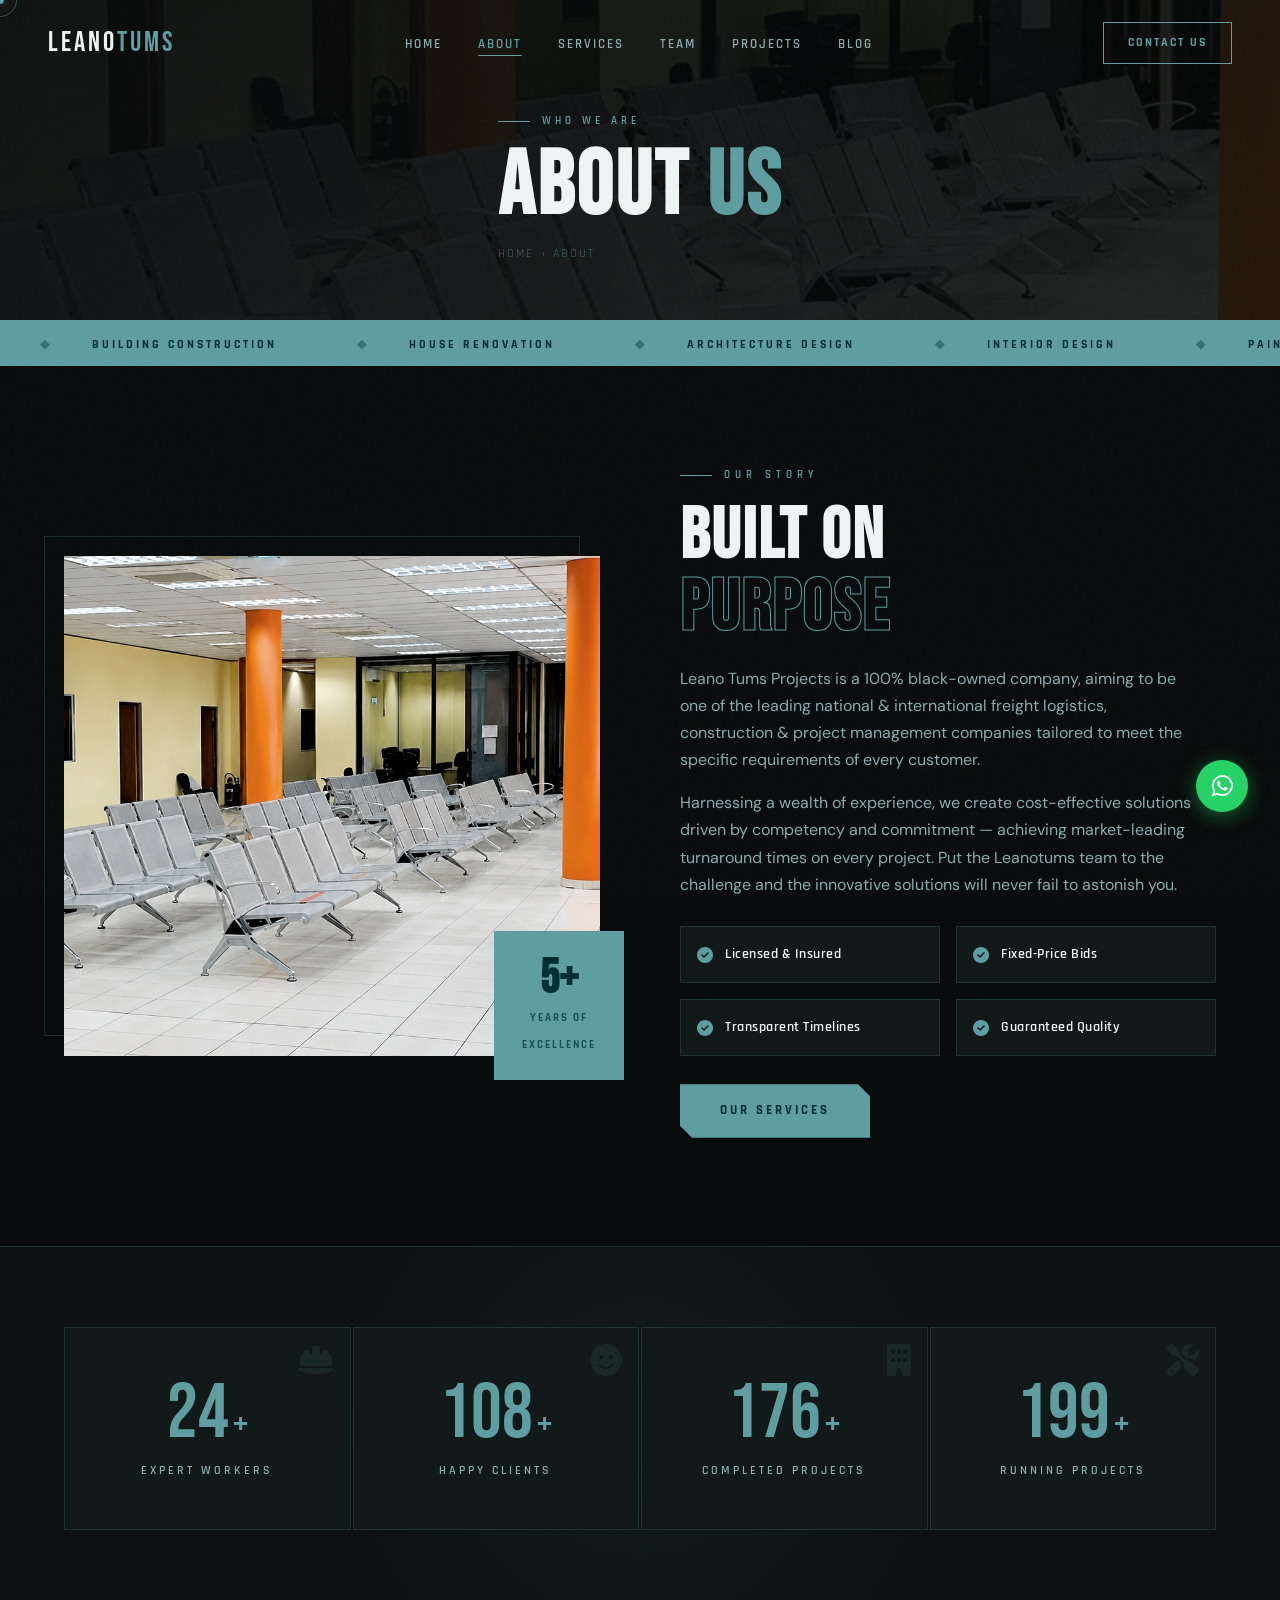
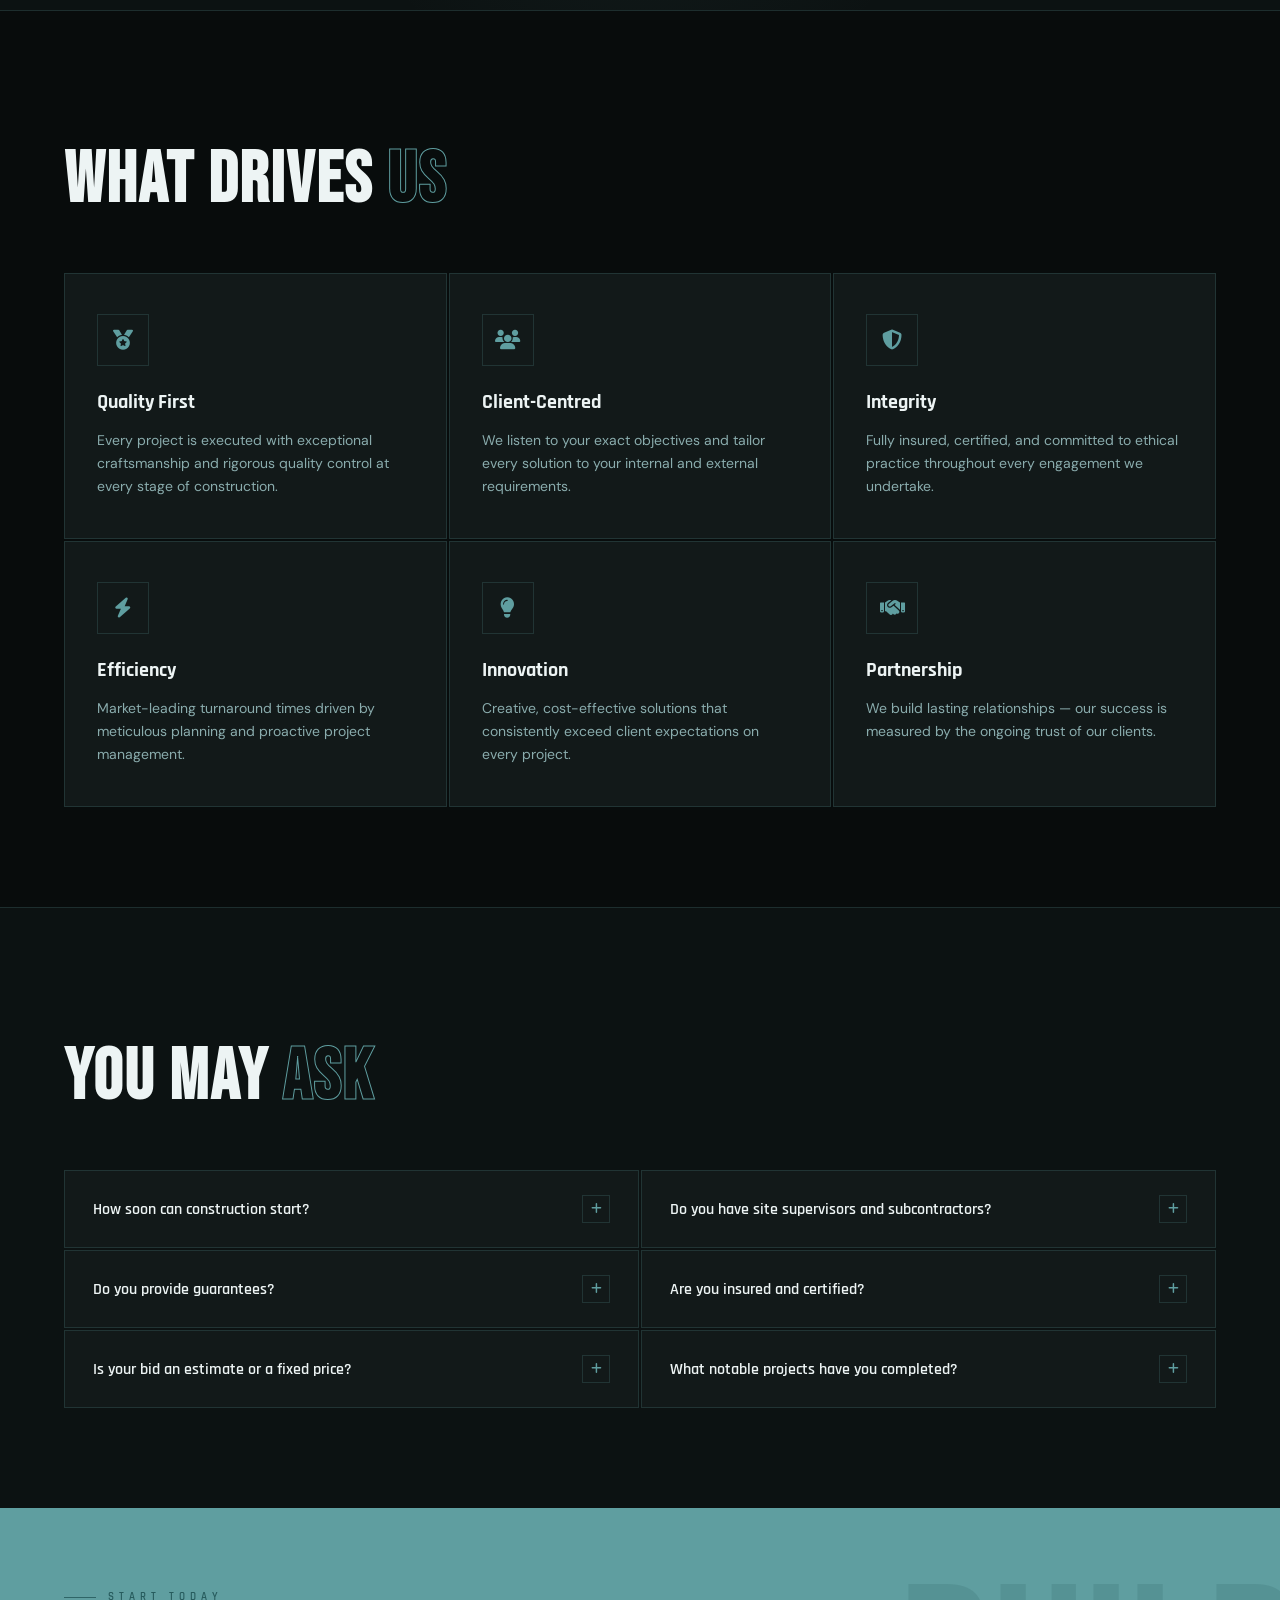
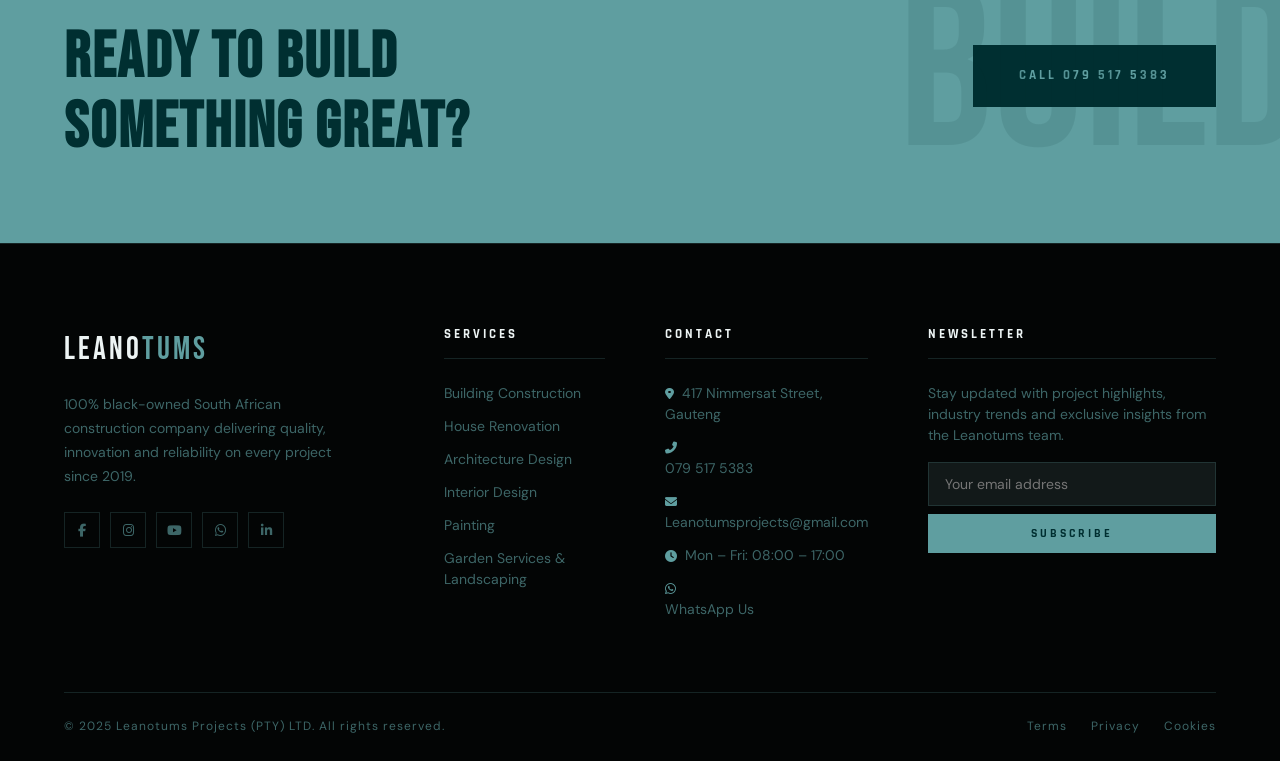
<file: about.html>
<!DOCTYPE html>
<html lang="en">
<head>
  <meta charset="UTF-8"><meta name="viewport" content="width=device-width, initial-scale=1.0">
  <title>About Us | Leanotums Projects</title>
  <meta name="description" content="Learn about Leanotums Projects — a 100% black-owned South African construction company.">
  <link rel="icon" href="favicon.ico">
  <link rel="preconnect" href="https://fonts.googleapis.com">
  <link href="https://fonts.googleapis.com/css2?family=Rajdhani:wght@300;400;500;600;700&family=DM+Sans:opsz,wght@9..40,300;9..40,400;9..40,500;9..40,600&family=Bebas+Neue&display=swap" rel="stylesheet">
  <link rel="stylesheet" href="https://cdnjs.cloudflare.com/ajax/libs/font-awesome/6.5.0/css/all.min.css">
  <link rel="stylesheet" href="site.css">
  <style>
    .about-grid { display: grid; grid-template-columns: 1fr 1fr; gap: 80px; align-items: center; }
    .about-img-wrap { position: relative; }
    .about-img-wrap::before { content: ''; position: absolute; top: -20px; left: -20px; width: 100%; height: 100%; border: 1px solid var(--border); z-index: 0; transition: transform 0.4s var(--ease-out); }
    .about-img-wrap:hover::before { transform: translate(8px,8px); }
    .about-img-wrap img { position: relative; z-index: 1; width: 100%; height: 500px; object-fit: cover; filter: grayscale(20%) contrast(1.05); }
    .about-badge { position: absolute; bottom: -24px; right: -24px; z-index: 2; background: var(--teal); padding: 24px 28px; text-align: center; }
    .about-badge strong { display: block; font-family: var(--ff-display); font-size: 48px; color: var(--deep); line-height: 1; }
    .about-badge span { font-family: var(--ff-head); font-size: 11px; font-weight: 700; letter-spacing: 2px; text-transform: uppercase; color: var(--deep); opacity: 0.7; }
    .about-highlights { display: grid; grid-template-columns: 1fr 1fr; gap: 16px; margin: 28px 0; }
    .highlight-item { display: flex; align-items: center; gap: 12px; padding: 16px; background: var(--bg3); border: 1px solid var(--border); transition: border-color 0.3s; }
    .highlight-item:hover { border-color: var(--teal); }
    .highlight-item i { color: var(--teal); font-size: 16px; flex-shrink: 0; }
    .highlight-item span { font-family: var(--ff-head); font-size: 14px; font-weight: 600; letter-spacing: 0.5px; }
    .values-grid { display: grid; grid-template-columns: repeat(3,1fr); gap: 2px; margin-top: 56px; }
    .value-card { padding: 40px 32px; background: var(--bg3); border: 1px solid var(--border); transition: border-color 0.3s, background 0.3s; }
    .value-card:hover { border-color: rgba(95,158,160,0.4); background: rgba(95,158,160,0.03); }
    .value-icon { width: 52px; height: 52px; border: 1px solid var(--border); display: flex; align-items: center; justify-content: center; color: var(--teal); font-size: 20px; margin-bottom: 20px; transition: border-color 0.3s, box-shadow 0.3s; }
    .value-card:hover .value-icon { border-color: var(--teal); box-shadow: var(--glow-sm); }
    .value-card h3 { font-family: var(--ff-head); font-size: 20px; font-weight: 700; color: var(--text); margin-bottom: 10px; }
    .value-card p { font-size: 14px; color: var(--text-dim); line-height: 1.65; }
    @media (max-width: 900px) { .about-grid { grid-template-columns: 1fr; gap: 60px; } .about-badge { bottom: -16px; right: 0; } .values-grid { grid-template-columns: 1fr; } }
    @media (max-width: 640px) { .about-highlights { grid-template-columns: 1fr; } }
  </style>
</head>
<body>
  <div id="cursor-dot"></div><div id="cursor-ring"></div>
  <div id="scroll-progress"></div>
  <nav id="navbar">
    <a href="index.html" class="nav-logo">LEANO<span>TUMS</span></a>
    <ul class="nav-links">
      <li><a href="index.html">Home</a></li>
      <li><a href="about.html" class="active">About</a></li>
      <li><a href="service.html">Services</a></li>
      <li><a href="team.html">Team</a></li>
      <li><a href="portfolio.html">Projects</a></li>
      <li><a href="blog.html">Blog</a></li>
    </ul>
    <a href="contact.html" class="nav-cta">Contact Us</a>
    <button class="nav-burger" id="burger"><span></span><span></span><span></span></button>
  </nav>
  <div id="mobile-menu">
    <a href="index.html" class="menu-link">Home</a>
    <a href="about.html" class="menu-link">About</a>
    <a href="service.html" class="menu-link">Services</a>
    <a href="team.html" class="menu-link">Team</a>
    <a href="portfolio.html" class="menu-link">Projects</a>
    <a href="contact.html" class="menu-link">Contact</a>
    <p class="menu-contact">079 517 5383 · Johannesburg</p>
  </div>

  <div class="page-hero">
    <div class="page-hero-bg" style="background-image:url('fotor.jpg')"></div>
    <div class="page-hero-overlay"></div>
    <div class="page-hero-grid"></div>
    <div class="container page-hero-content">
      <div class="page-hero-tag">Who We Are</div>
      <h1>About <span>Us</span></h1>
      <div class="breadcrumb-bar">
        <a href="index.html">Home</a><span>›</span><a href="about.html">About</a>
      </div>
    </div>
  </div>

  <div class="ticker-wrap"><div class="ticker-track" id="ticker"><span>Building Construction</span><span>House Renovation</span><span>Architecture Design</span><span>Interior Design</span><span>Painting</span><span>Garden Services & Landscaping</span><span>Project Management</span><span>Fixing & Support</span><span>Building Construction</span><span>House Renovation</span><span>Architecture Design</span><span>Interior Design</span><span>Painting</span><span>Garden Services & Landscaping</span><span>Project Management</span><span>Fixing & Support</span></div></div>

  <section style="background:var(--bg)">
    <div class="container">
      <div class="about-grid">
        <div class="about-img-wrap reveal-left">
          <img src="fotor.jpg" alt="Leanotums Projects team" loading="lazy">
          <div class="about-badge"><strong>5+</strong><span>Years of<br>Excellence</span></div>
        </div>
        <div class="reveal-right">
          <div class="section-label">Our Story</div>
          <h2 class="section-title">Built on<br><span class="stroke">Purpose</span></h2>
          <p class="section-desc">Leano Tums Projects is a 100% black-owned company, aiming to be one of the leading national & international freight logistics, construction & project management companies tailored to meet the specific requirements of every customer.</p>
          <p class="section-desc" style="margin-top:16px">Harnessing a wealth of experience, we create cost-effective solutions driven by competency and commitment — achieving market-leading turnaround times on every project. Put the Leanotums team to the challenge and the innovative solutions will never fail to astonish you.</p>
          <div class="about-highlights">
            <div class="highlight-item"><i class="fas fa-check-circle"></i><span>Licensed & Insured</span></div>
            <div class="highlight-item"><i class="fas fa-check-circle"></i><span>Fixed-Price Bids</span></div>
            <div class="highlight-item"><i class="fas fa-check-circle"></i><span>Transparent Timelines</span></div>
            <div class="highlight-item"><i class="fas fa-check-circle"></i><span>Guaranteed Quality</span></div>
          </div>
          <a href="service.html" class="btn-primary">Our Services</a>
        </div>
      </div>
    </div>
  </section>

  <section class="stats-strip">
    <div class="container">
      <div class="stats-grid">
        <div class="stat-card reveal"><i class="fas fa-hard-hat stat-icon"></i><div class="stat-number"><span class="counter" data-target="109">0</span><span class="plus">+</span></div><div class="stat-label">Expert Workers</div></div>
        <div class="stat-card reveal" style="transition-delay:.1s"><i class="fas fa-smile stat-icon"></i><div class="stat-number"><span class="counter" data-target="485">0</span><span class="plus">+</span></div><div class="stat-label">Happy Clients</div></div>
        <div class="stat-card reveal" style="transition-delay:.2s"><i class="fas fa-building stat-icon"></i><div class="stat-number"><span class="counter" data-target="789">0</span><span class="plus">+</span></div><div class="stat-label">Completed Projects</div></div>
        <div class="stat-card reveal" style="transition-delay:.3s"><i class="fas fa-tools stat-icon"></i><div class="stat-number"><span class="counter" data-target="890">0</span><span class="plus">+</span></div><div class="stat-label">Running Projects</div></div>
      </div>
    </div>
  </section>

  <section style="background:var(--bg)">
    <div class="container">
      <div class="section-label reveal">Our Values</div>
      <h2 class="section-title reveal">What Drives <span class="stroke">Us</span></h2>
      <div class="values-grid">
        <div class="value-card reveal"><div class="value-icon"><i class="fas fa-medal"></i></div><h3>Quality First</h3><p>Every project is executed with exceptional craftsmanship and rigorous quality control at every stage of construction.</p></div>
        <div class="value-card reveal" style="transition-delay:.1s"><div class="value-icon"><i class="fas fa-users"></i></div><h3>Client-Centred</h3><p>We listen to your exact objectives and tailor every solution to your internal and external requirements.</p></div>
        <div class="value-card reveal" style="transition-delay:.2s"><div class="value-icon"><i class="fas fa-shield-alt"></i></div><h3>Integrity</h3><p>Fully insured, certified, and committed to ethical practice throughout every engagement we undertake.</p></div>
        <div class="value-card reveal" style="transition-delay:.3s"><div class="value-icon"><i class="fas fa-bolt"></i></div><h3>Efficiency</h3><p>Market-leading turnaround times driven by meticulous planning and proactive project management.</p></div>
        <div class="value-card reveal" style="transition-delay:.4s"><div class="value-icon"><i class="fas fa-lightbulb"></i></div><h3>Innovation</h3><p>Creative, cost-effective solutions that consistently exceed client expectations on every project.</p></div>
        <div class="value-card reveal" style="transition-delay:.5s"><div class="value-icon"><i class="fas fa-handshake"></i></div><h3>Partnership</h3><p>We build lasting relationships — our success is measured by the ongoing trust of our clients.</p></div>
      </div>
    </div>
  </section>

  <section style="background:var(--bg2);border-top:1px solid var(--border)">
    <div class="container">
      <div class="section-label reveal">FAQ</div>
      <h2 class="section-title reveal">You May <span class="stroke">Ask</span></h2>
      <div class="faq-grid">
        <div class="faq-item reveal"><button class="faq-question"><span>How soon can construction start?</span><div class="faq-icon"><i class="fas fa-plus"></i></div></button><div class="faq-answer"><div class="faq-answer-inner">Construction can commence as soon as all necessary permits and approvals are secured — typically within a few weeks to a couple of months after finalizing the planning and design phase.</div></div></div>
        <div class="faq-item reveal"><button class="faq-question"><span>Do you have site supervisors and subcontractors?</span><div class="faq-icon"><i class="fas fa-plus"></i></div></button><div class="faq-answer"><div class="faq-answer-inner">Absolutely. Our experienced site supervisors oversee all aspects of construction, and we collaborate with trusted subcontractors specializing in various trades for comprehensive, high-quality delivery.</div></div></div>
        <div class="faq-item reveal"><button class="faq-question"><span>Do you provide guarantees?</span><div class="faq-icon"><i class="fas fa-plus"></i></div></button><div class="faq-answer"><div class="faq-answer-inner">Yes. We stand behind our workmanship and materials with formal guarantees detailed in every contract agreement. Our goal is complete client satisfaction.</div></div></div>
        <div class="faq-item reveal"><button class="faq-question"><span>Are you insured and certified?</span><div class="faq-icon"><i class="fas fa-plus"></i></div></button><div class="faq-answer"><div class="faq-answer-inner">Yes — we carry comprehensive insurance including general liability and workers' compensation, and hold all certifications required to operate legally and ethically in South Africa's construction industry.</div></div></div>
        <div class="faq-item reveal"><button class="faq-question"><span>Is your bid an estimate or a fixed price?</span><div class="faq-icon"><i class="fas fa-plus"></i></div></button><div class="faq-answer"><div class="faq-answer-inner">Our bids are fixed-price agreements encompassing all aspects of the project — materials, labour, permits and overhead. We honour these agreements so clients can proceed with full confidence.</div></div></div>
        <div class="faq-item reveal"><button class="faq-question"><span>What notable projects have you completed?</span><div class="faq-icon"><i class="fas fa-plus"></i></div></button><div class="faq-answer"><div class="faq-answer-inner">Recent highlights include: Cullinan Diamond Mine Surface Wash Bay, 422A Danie Theron Street Pretoria North, 853 Saint Bernard Drive Garsfontein, and the Department of Social Development Roodepoort CBD renovations.</div></div></div>
      </div>
    </div>
  </section>

  <section class="cta-band">
    <div class="container"><div class="cta-inner"><div class="cta-text"><div class="section-label">Start Today</div><h2>Ready to Build<br>Something Great?</h2></div><a href="tel:0795175383" class="btn-dark">Call 079 517 5383</a></div></div>
  </section>

  <footer id="footer">
    <div class="container">
      <div class="footer-grid">
        <div class="footer-brand"><div class="nav-logo">LEANO<span>TUMS</span></div><p>100% black-owned South African construction company delivering quality, innovation and reliability on every project since 2019.</p><div class="footer-social"><a href="https://web.facebook.com/profile.php?id=61552090770281" target="_blank"><i class="fab fa-facebook-f"></i></a><a href="https://www.instagram.com/leanotumsprojects" target="_blank"><i class="fab fa-instagram"></i></a><a href="https://www.youtube.com/watch?v=3CRRqdf6Gn4" target="_blank"><i class="fab fa-youtube"></i></a><a href="https://wa.me/27795175383" target="_blank"><i class="fab fa-whatsapp"></i></a><a href="https://www.linkedin.com/" target="_blank"><i class="fab fa-linkedin-in"></i></a></div></div>
        <div class="footer-col"><h4>Services</h4><a href="service.html">Building Construction</a><a href="service.html">House Renovation</a><a href="service.html">Architecture Design</a><a href="service.html">Interior Design</a><a href="service.html">Painting</a><a href="service.html">Garden Services & Landscaping</a></div>
        <div class="footer-col"><h4>Contact</h4><p><i class="fas fa-map-marker-alt"></i>417 Nimmersat Street, Gauteng</p><p><i class="fas fa-phone-alt"></i><a href="tel:0795175383" style="color:inherit">079 517 5383</a></p><p><i class="fas fa-envelope"></i><a href="mailto:Leanotumsprojects@gmail.com" style="color:inherit">Leanotumsprojects@gmail.com</a></p><p><i class="fas fa-clock"></i>Mon – Fri: 08:00 – 17:00</p><p><i class="fab fa-whatsapp"></i><a href="https://wa.me/27795175383" target="_blank" style="color:inherit">WhatsApp Us</a></p></div>
        <div class="footer-col"><h4>Newsletter</h4><p>Stay updated with project highlights, industry trends and exclusive insights from the Leanotums team.</p><div class="footer-newsletter" style="margin-top:16px"><input type="email" placeholder="Your email address"><button>Subscribe</button></div></div>
      </div>
      <div class="footer-bottom"><p>&copy; 2025 Leanotums Projects (PTY) LTD. All rights reserved.</p><div class="footer-bottom-links"><a href="#">Terms</a><a href="#">Privacy</a><a href="#">Cookies</a></div></div>
    </div>
  </footer>
  <button id="back-top"><i class="fas fa-chevron-up"></i></button>
  <script src="shared.js"></script>
</body>
</html>
</file>
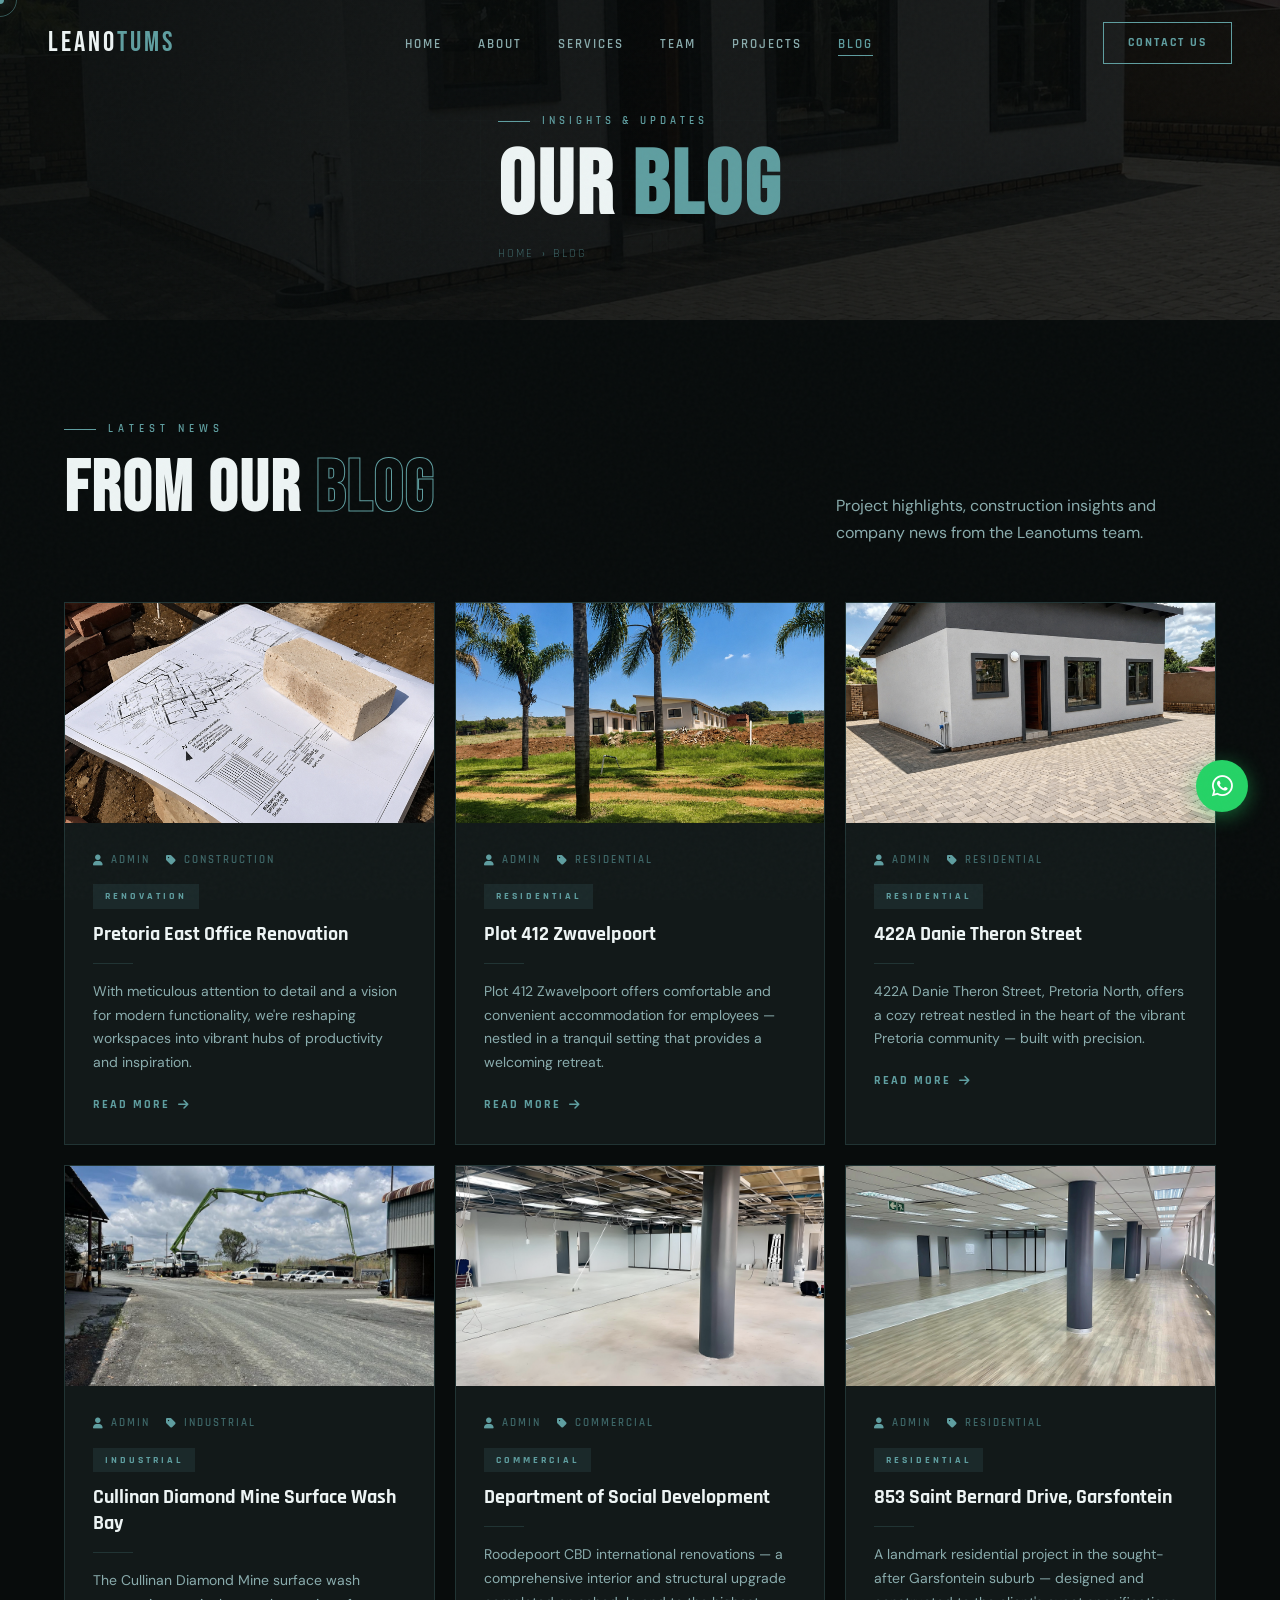
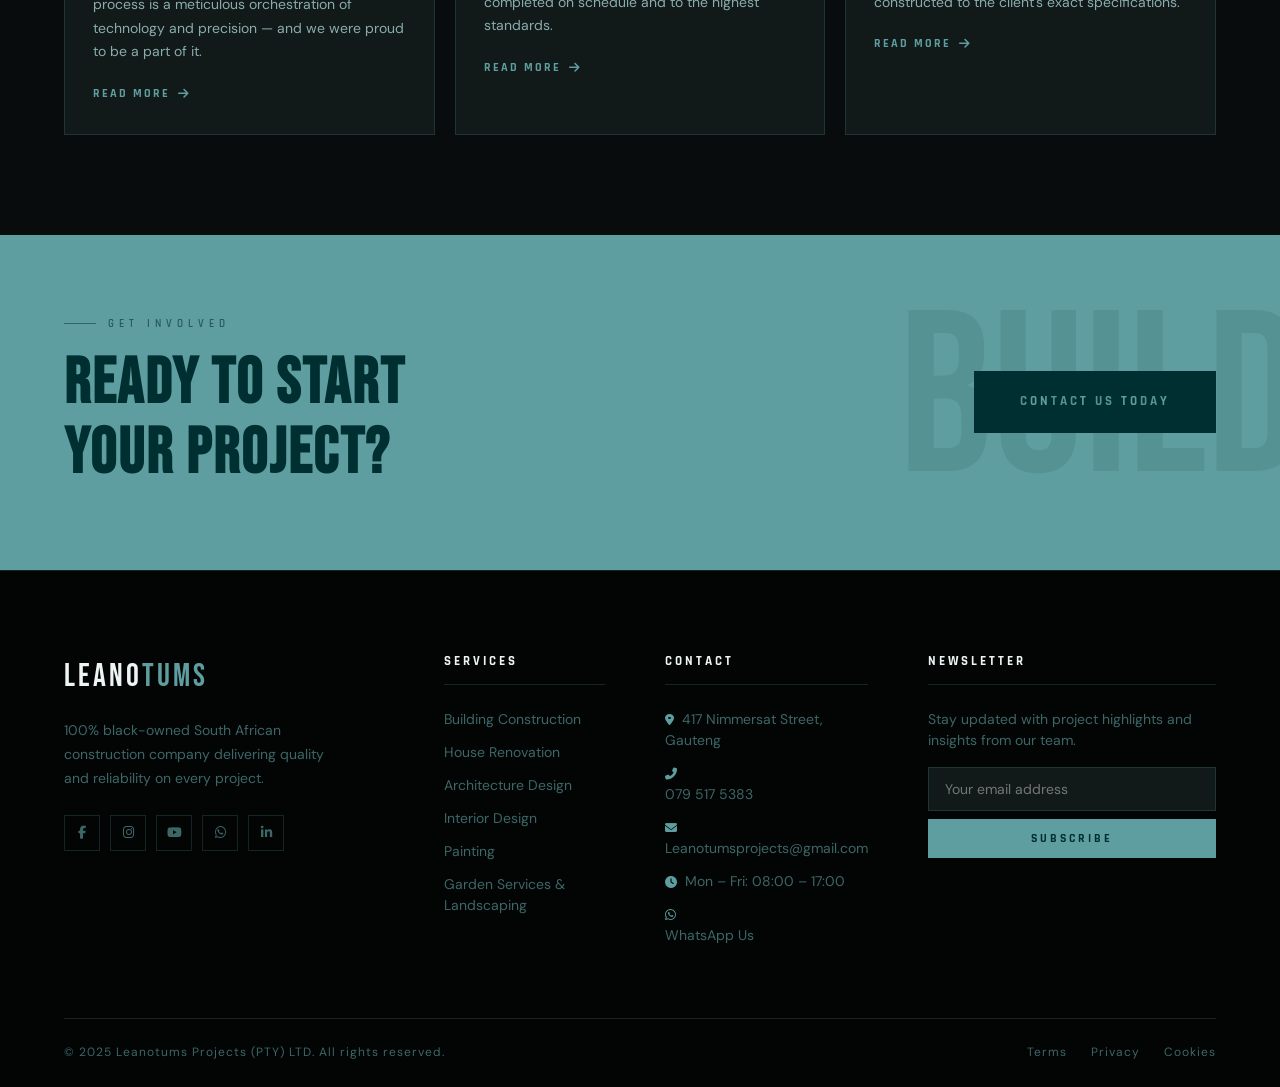
<file: blog.html>
<!DOCTYPE html>
<html lang="en">
<head>
  <meta charset="UTF-8"><meta name="viewport" content="width=device-width, initial-scale=1.0">
  <title>Blog | Leanotums Projects</title>
  <link rel="icon" href="favicon.ico">
  <link rel="preconnect" href="https://fonts.googleapis.com">
  <link href="https://fonts.googleapis.com/css2?family=Rajdhani:wght@300;400;500;600;700&family=DM+Sans:opsz,wght@9..40,300;9..40,400;9..40,500;9..40,600&family=Bebas+Neue&display=swap" rel="stylesheet">
  <link rel="stylesheet" href="https://cdnjs.cloudflare.com/ajax/libs/font-awesome/6.5.0/css/all.min.css">
  <link rel="stylesheet" href="site.css">
  <style>
    .blog-grid { display:grid; grid-template-columns:repeat(3,1fr); gap:20px; margin-top:56px; }
    .blog-card { background:var(--bg3); border:1px solid var(--border); overflow:hidden; transition:border-color 0.3s,transform 0.3s; }
    .blog-card:hover { border-color:rgba(95,158,160,0.4); transform:translateY(-4px); }
    .blog-img { overflow:hidden; height:220px; }
    .blog-img img { width:100%; height:100%; object-fit:cover; filter:grayscale(20%); transition:transform 0.5s var(--ease-out),filter 0.4s; }
    .blog-card:hover .blog-img img { transform:scale(1.06); filter:grayscale(0%); }
    .blog-body { padding:28px; }
    .blog-meta { display:flex; align-items:center; gap:16px; margin-bottom:12px; }
    .blog-meta span { font-family:var(--ff-head); font-size:11px; font-weight:600; letter-spacing:2px; text-transform:uppercase; color:var(--text-faint); display:flex; align-items:center; gap:6px; }
    .blog-meta span i { color:var(--teal); }
    .blog-cat { display:inline-block; font-family:var(--ff-head); font-size:10px; font-weight:700; letter-spacing:3px; text-transform:uppercase; padding:4px 12px; background:rgba(95,158,160,0.12); color:var(--teal); margin-bottom:12px; }
    .blog-body h3 { font-family:var(--ff-head); font-size:20px; font-weight:700; color:var(--text); margin-bottom:12px; line-height:1.3; transition:color 0.3s; }
    .blog-card:hover .blog-body h3 { color:var(--teal); }
    .blog-body p { font-size:14px; color:var(--text-dim); line-height:1.7; }
    .blog-link { display:inline-flex; align-items:center; gap:8px; margin-top:20px; font-family:var(--ff-head); font-size:12px; font-weight:700; letter-spacing:2px; text-transform:uppercase; color:var(--teal); transition:gap 0.3s; }
    .blog-card:hover .blog-link { gap:14px; }
    .blog-divider { width:40px; height:1px; background:var(--border); margin:16px 0; }
    @media(max-width:900px){ .blog-grid{grid-template-columns:repeat(2,1fr);} }
    @media(max-width:640px){ .blog-grid{grid-template-columns:1fr;} }
  </style>
</head>
<body>
  <div id="cursor-dot"></div><div id="cursor-ring"></div>
  <div id="scroll-progress"></div>
  <nav id="navbar">
    <a href="index.html" class="nav-logo">LEANO<span>TUMS</span></a>
    <ul class="nav-links">
      <li><a href="index.html">Home</a></li><li><a href="about.html">About</a></li><li><a href="service.html">Services</a></li><li><a href="team.html">Team</a></li><li><a href="portfolio.html">Projects</a></li><li><a href="blog.html" class="active">Blog</a></li>
    </ul>
    <a href="contact.html" class="nav-cta">Contact Us</a>
    <button class="nav-burger" id="burger"><span></span><span></span><span></span></button>
  </nav>
  <div id="mobile-menu"><a href="index.html" class="menu-link">Home</a><a href="about.html" class="menu-link">About</a><a href="service.html" class="menu-link">Services</a><a href="team.html" class="menu-link">Team</a><a href="portfolio.html" class="menu-link">Projects</a><a href="contact.html" class="menu-link">Contact</a><p class="menu-contact">079 517 5383 · Johannesburg</p></div>

  <div class="page-hero">
    <div class="page-hero-bg" style="background-image:url('yy.jpg')"></div>
    <div class="page-hero-overlay"></div><div class="page-hero-grid"></div>
    <div class="container page-hero-content">
      <div class="page-hero-tag">Insights & Updates</div>
      <h1>Our <span>Blog</span></h1>
      <div class="breadcrumb-bar"><a href="index.html">Home</a><span>›</span><a href="blog.html">Blog</a></div>
    </div>
  </div>

  <section style="background:var(--bg)">
    <div class="container">
      <div style="display:flex;align-items:flex-end;justify-content:space-between;gap:24px;flex-wrap:wrap">
        <div><div class="section-label reveal">Latest News</div><h2 class="section-title reveal">From Our <span class="stroke">Blog</span></h2></div>
        <p class="section-desc reveal" style="transition-delay:.2s;max-width:380px">Project highlights, construction insights and company news from the Leanotums team.</p>
      </div>
      <div class="blog-grid">
        <div class="blog-card reveal">
          <div class="blog-img"><img src="oo.jpg" alt="Office Renovation" loading="lazy"></div>
          <div class="blog-body">
            <div class="blog-meta"><span><i class="fas fa-user"></i> Admin</span><span><i class="fas fa-tag"></i> Construction</span></div>
            <div class="blog-cat">Renovation</div>
            <h3>Pretoria East Office Renovation</h3>
            <div class="blog-divider"></div>
            <p>With meticulous attention to detail and a vision for modern functionality, we're reshaping workspaces into vibrant hubs of productivity and inspiration.</p>
            <a href="#" class="blog-link">Read More <i class="fas fa-arrow-right"></i></a>
          </div>
        </div>
        <div class="blog-card reveal" style="transition-delay:.1s">
          <div class="blog-img"><img src="nn.jpg" alt="Plot 412 Zwavelpoort" loading="lazy"></div>
          <div class="blog-body">
            <div class="blog-meta"><span><i class="fas fa-user"></i> Admin</span><span><i class="fas fa-tag"></i> Residential</span></div>
            <div class="blog-cat">Residential</div>
            <h3>Plot 412 Zwavelpoort</h3>
            <div class="blog-divider"></div>
            <p>Plot 412 Zwavelpoort offers comfortable and convenient accommodation for employees — nestled in a tranquil setting that provides a welcoming retreat.</p>
            <a href="#" class="blog-link">Read More <i class="fas fa-arrow-right"></i></a>
          </div>
        </div>
        <div class="blog-card reveal" style="transition-delay:.2s">
          <div class="blog-img"><img src="yy.jpg" alt="422A Danie Theron Street" loading="lazy"></div>
          <div class="blog-body">
            <div class="blog-meta"><span><i class="fas fa-user"></i> Admin</span><span><i class="fas fa-tag"></i> Residential</span></div>
            <div class="blog-cat">Residential</div>
            <h3>422A Danie Theron Street</h3>
            <div class="blog-divider"></div>
            <p>422A Danie Theron Street, Pretoria North, offers a cozy retreat nestled in the heart of the vibrant Pretoria community — built with precision.</p>
            <a href="#" class="blog-link">Read More <i class="fas fa-arrow-right"></i></a>
          </div>
        </div>
        <div class="blog-card reveal" style="transition-delay:.3s">
          <div class="blog-img"><img src="bb.jpg" alt="Cullinan Diamond Mine" loading="lazy"></div>
          <div class="blog-body">
            <div class="blog-meta"><span><i class="fas fa-user"></i> Admin</span><span><i class="fas fa-tag"></i> Industrial</span></div>
            <div class="blog-cat">Industrial</div>
            <h3>Cullinan Diamond Mine Surface Wash Bay</h3>
            <div class="blog-divider"></div>
            <p>The Cullinan Diamond Mine surface wash process is a meticulous orchestration of technology and precision — and we were proud to be a part of it.</p>
            <a href="#" class="blog-link">Read More <i class="fas fa-arrow-right"></i></a>
          </div>
        </div>
        <div class="blog-card reveal" style="transition-delay:.4s">
          <div class="blog-img"><img src="cc.jpg" alt="Social Development Renovations" loading="lazy"></div>
          <div class="blog-body">
            <div class="blog-meta"><span><i class="fas fa-user"></i> Admin</span><span><i class="fas fa-tag"></i> Commercial</span></div>
            <div class="blog-cat">Commercial</div>
            <h3>Department of Social Development</h3>
            <div class="blog-divider"></div>
            <p>Roodepoort CBD international renovations — a comprehensive interior and structural upgrade completed on schedule and to the highest standards.</p>
            <a href="#" class="blog-link">Read More <i class="fas fa-arrow-right"></i></a>
          </div>
        </div>
        <div class="blog-card reveal" style="transition-delay:.5s">
          <div class="blog-img"><img src="mm.jpg" alt="853 Saint Bernard Drive" loading="lazy"></div>
          <div class="blog-body">
            <div class="blog-meta"><span><i class="fas fa-user"></i> Admin</span><span><i class="fas fa-tag"></i> Residential</span></div>
            <div class="blog-cat">Residential</div>
            <h3>853 Saint Bernard Drive, Garsfontein</h3>
            <div class="blog-divider"></div>
            <p>A landmark residential project in the sought-after Garsfontein suburb — designed and constructed to the client's exact specifications.</p>
            <a href="#" class="blog-link">Read More <i class="fas fa-arrow-right"></i></a>
          </div>
        </div>
      </div>
    </div>
  </section>

  <section class="cta-band"><div class="container"><div class="cta-inner"><div class="cta-text"><div class="section-label">Get Involved</div><h2>Ready to Start<br>Your Project?</h2></div><a href="contact.html" class="btn-dark">Contact Us Today</a></div></div></section>

  <footer id="footer"><div class="container">
    <div class="footer-grid">
      <div class="footer-brand"><div class="nav-logo">LEANO<span>TUMS</span></div><p>100% black-owned South African construction company delivering quality and reliability on every project.</p><div class="footer-social"><a href="https://web.facebook.com/profile.php?id=61552090770281" target="_blank"><i class="fab fa-facebook-f"></i></a><a href="https://www.instagram.com/leanotumsprojects" target="_blank"><i class="fab fa-instagram"></i></a><a href="https://www.youtube.com/watch?v=3CRRqdf6Gn4" target="_blank"><i class="fab fa-youtube"></i></a><a href="https://wa.me/27795175383" target="_blank"><i class="fab fa-whatsapp"></i></a><a href="https://www.linkedin.com/" target="_blank"><i class="fab fa-linkedin-in"></i></a></div></div>
      <div class="footer-col"><h4>Services</h4><a href="service.html">Building Construction</a><a href="service.html">House Renovation</a><a href="service.html">Architecture Design</a><a href="service.html">Interior Design</a><a href="service.html">Painting</a><a href="service.html">Garden Services & Landscaping</a></div>
      <div class="footer-col"><h4>Contact</h4><p><i class="fas fa-map-marker-alt"></i>417 Nimmersat Street, Gauteng</p><p><i class="fas fa-phone-alt"></i><a href="tel:0795175383" style="color:inherit">079 517 5383</a></p><p><i class="fas fa-envelope"></i><a href="mailto:Leanotumsprojects@gmail.com" style="color:inherit">Leanotumsprojects@gmail.com</a></p><p><i class="fas fa-clock"></i>Mon – Fri: 08:00 – 17:00</p><p><i class="fab fa-whatsapp"></i><a href="https://wa.me/27795175383" target="_blank" style="color:inherit">WhatsApp Us</a></p></div>
      <div class="footer-col"><h4>Newsletter</h4><p>Stay updated with project highlights and insights from our team.</p><div class="footer-newsletter" style="margin-top:16px"><input type="email" placeholder="Your email address"><button>Subscribe</button></div></div>
    </div>
    <div class="footer-bottom"><p>&copy; 2025 Leanotums Projects (PTY) LTD. All rights reserved.</p><div class="footer-bottom-links"><a href="#">Terms</a><a href="#">Privacy</a><a href="#">Cookies</a></div></div>
  </div></footer>
  <button id="back-top"><i class="fas fa-chevron-up"></i></button>
  <script src="shared.js"></script>
</body>
</html>
</file>
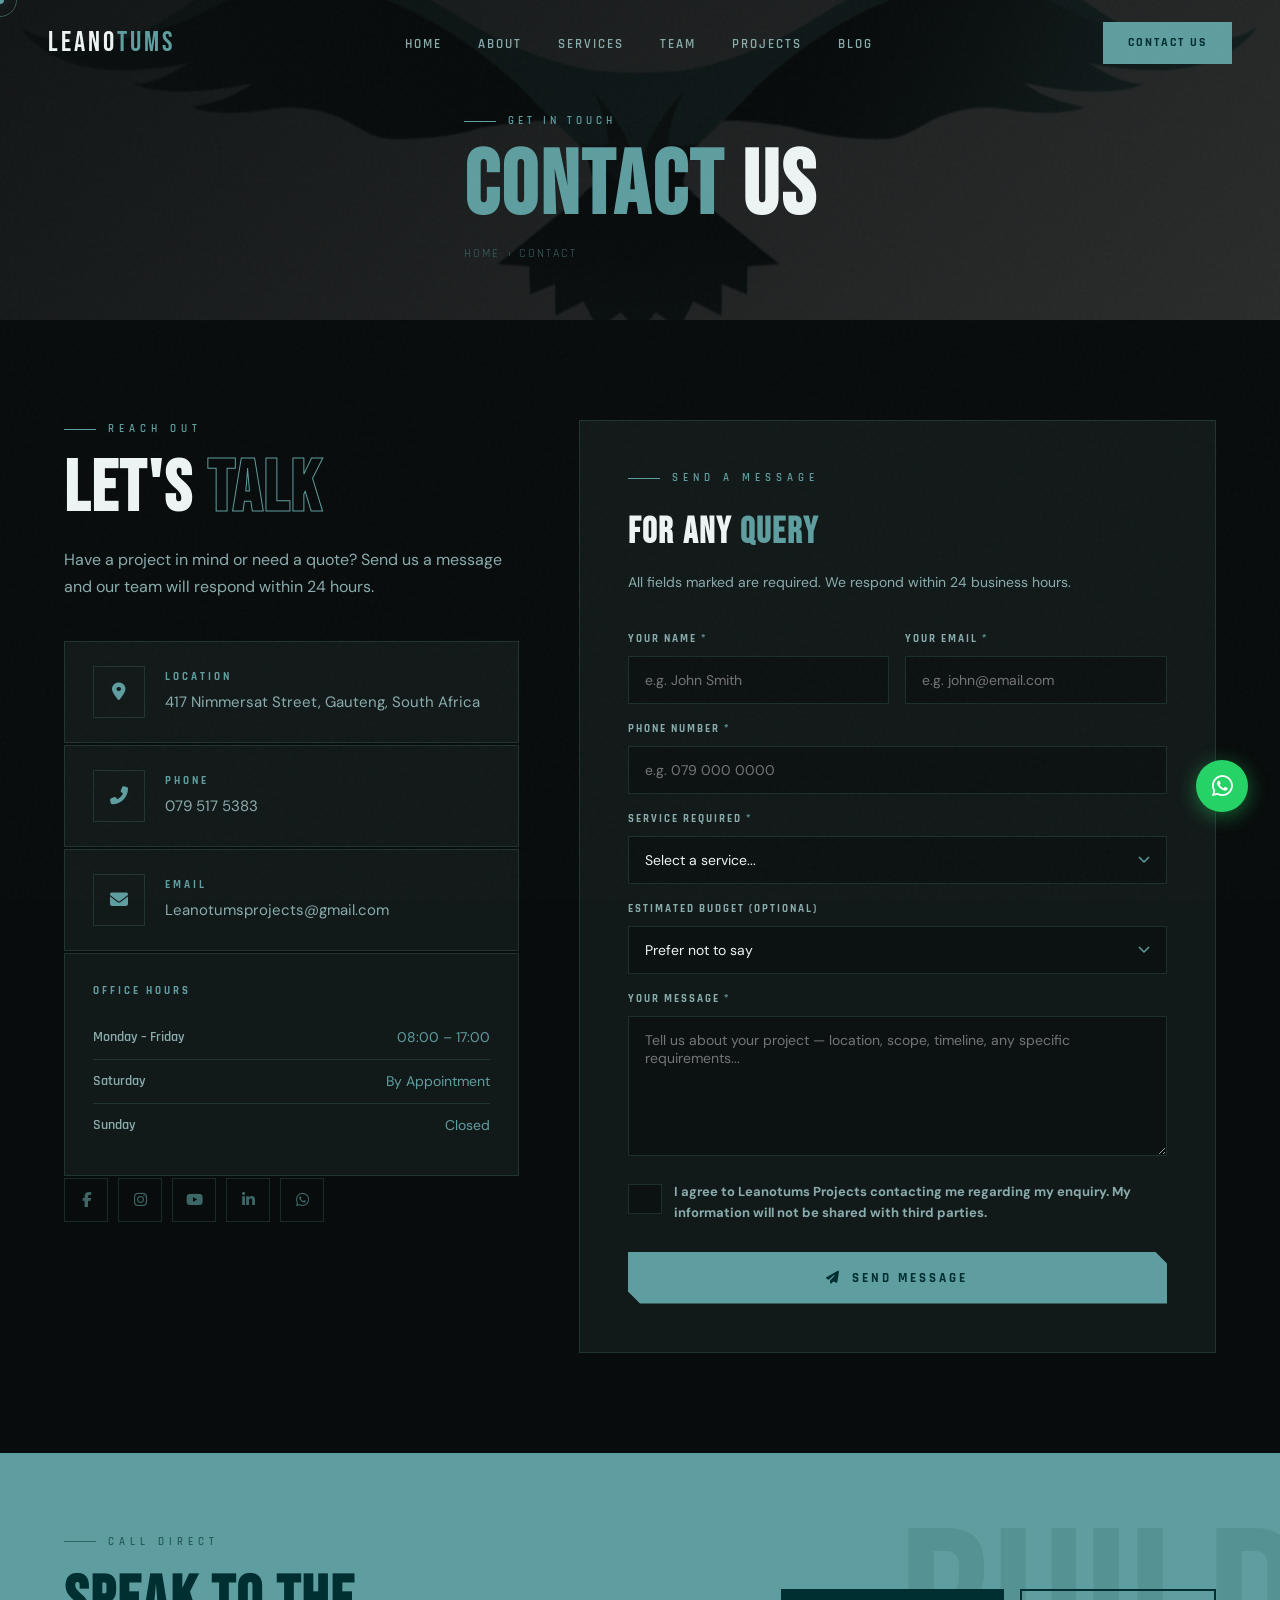
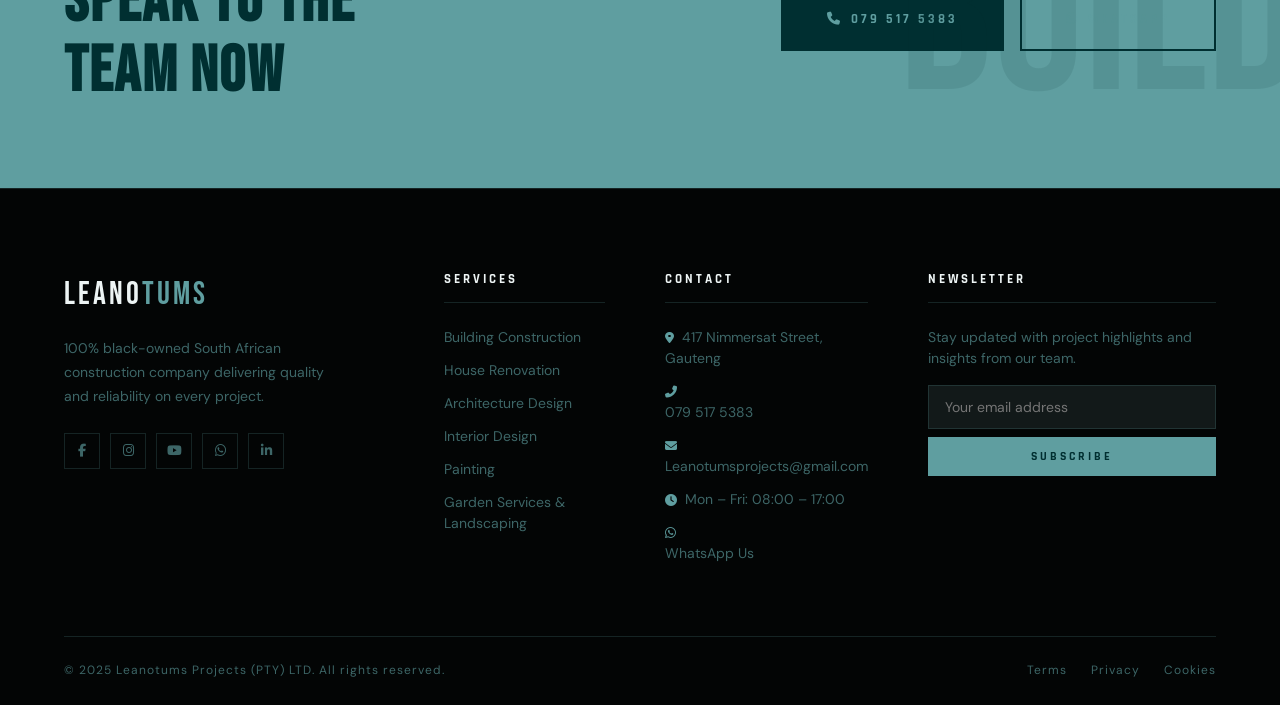
<file: contact.html>
<!DOCTYPE html>
<html lang="en">
<head>
  <meta charset="UTF-8"><meta name="viewport" content="width=device-width, initial-scale=1.0">
  <title>Contact Us | Leanotums Projects</title>
  <meta name="description" content="Get in touch with Leanotums Projects — Johannesburg's trusted construction company. Request a quote, ask a question, or discuss your next project.">
  <link rel="icon" href="favicon.ico">
  <link rel="preconnect" href="https://fonts.googleapis.com">
  <link href="https://fonts.googleapis.com/css2?family=Rajdhani:wght@300;400;500;600;700&family=DM+Sans:opsz,wght@9..40,300;9..40,400;9..40,500;9..40,600&family=Bebas+Neue&display=swap" rel="stylesheet">
  <link rel="stylesheet" href="https://cdnjs.cloudflare.com/ajax/libs/font-awesome/6.5.0/css/all.min.css">
  <link rel="stylesheet" href="site.css">
  <style>
    .contact-grid { display:grid; grid-template-columns:1fr 1.4fr; gap:60px; align-items:start; }
    .contact-info-cards { display:flex; flex-direction:column; gap:2px; margin-top:40px; }
    .contact-info-card { display:flex; align-items:center; gap:20px; padding:24px 28px; background:var(--bg3); border:1px solid var(--border); transition:border-color 0.3s,background 0.3s; }
    .contact-info-card:hover { border-color:rgba(95,158,160,0.4); background:rgba(95,158,160,0.03); }
    .contact-icon { width:52px; height:52px; flex-shrink:0; border:1px solid var(--border); display:flex; align-items:center; justify-content:center; color:var(--teal); font-size:18px; transition:border-color 0.3s,box-shadow 0.3s; }
    .contact-info-card:hover .contact-icon { border-color:var(--teal); box-shadow:var(--glow-sm); }
    .contact-info-card h4 { font-family:var(--ff-head); font-size:11px; font-weight:700; letter-spacing:3px; text-transform:uppercase; color:var(--teal); margin-bottom:4px; }
    .contact-info-card p { font-size:15px; color:var(--text-dim); }
    .contact-info-card a { color:var(--text-dim); transition:color 0.3s; }
    .contact-info-card a:hover { color:var(--teal); }
    .hours-card { margin-top:2px; padding:28px; background:var(--bg3); border:1px solid var(--border); }
    .hours-card h4 { font-family:var(--ff-head); font-size:11px; font-weight:700; letter-spacing:3px; text-transform:uppercase; color:var(--teal); margin-bottom:16px; }
    .hours-row { display:flex; justify-content:space-between; padding:10px 0; border-bottom:1px solid var(--border); }
    .hours-row:last-child { border-bottom:none; }
    .hours-row span:first-child { font-family:var(--ff-head); font-size:14px; font-weight:600; color:var(--text-dim); }
    .hours-row span:last-child { font-size:14px; color:var(--teal); }

    /* Form */
    .contact-form-wrap { padding:48px; background:var(--bg3); border:1px solid var(--border); }
    .form-header { margin-bottom:36px; }
    .form-row { display:grid; grid-template-columns:1fr 1fr; gap:16px; }
    .form-group { margin-bottom:16px; }
    .form-group label { display:block; font-family:var(--ff-head); font-size:11px; font-weight:700; letter-spacing:2px; text-transform:uppercase; color:var(--text-dim); margin-bottom:8px; }
    .form-group input, .form-group textarea, .form-group select {
      width:100%; padding:14px 16px;
      background:var(--bg2); border:1px solid var(--border);
      color:var(--text); font-family:var(--ff-body); font-size:14px;
      outline:none; transition:border-color 0.3s,box-shadow 0.3s; resize:vertical;
      -webkit-appearance:none; border-radius:0;
    }
    .form-group input:focus, .form-group textarea:focus, .form-group select:focus { border-color:var(--teal); box-shadow:0 0 0 3px rgba(95,158,160,0.1); }
    .form-group input.error, .form-group textarea.error, .form-group select.error { border-color:#e05c5c; }
    .form-group textarea { min-height:140px; }
    .form-group select option { background:var(--bg3); }
    .form-group select { appearance:none; background-image:url("data:image/svg+xml,%3Csvg xmlns='http://www.w3.org/2000/svg' width='12' height='8' viewBox='0 0 12 8'%3E%3Cpath d='M1 1l5 5 5-5' stroke='%235F9EA0' stroke-width='1.5' fill='none'/%3E%3C/svg%3E"); background-repeat:no-repeat; background-position:right 16px center; padding-right:40px; }

    .submit-btn {
      width:100%; padding:18px; text-align:center;
      font-family:var(--ff-head); font-size:13px; font-weight:700;
      letter-spacing:3px; text-transform:uppercase;
      background:var(--teal); color:var(--deep);
      border:none; cursor:pointer;
      clip-path:polygon(0 0,calc(100% - 12px) 0,100% 12px,100% 100%,12px 100%,0 calc(100% - 12px));
      transition:box-shadow 0.3s,transform 0.2s,opacity 0.2s;
      display:flex; align-items:center; justify-content:center; gap:10px;
    }
    .submit-btn:hover { box-shadow:var(--glow); transform:translateY(-2px); }
    .submit-btn:disabled { opacity:0.6; cursor:not-allowed; transform:none; }

    /* Status messages */
    .form-status { display:none; padding:16px 20px; margin-top:16px; font-family:var(--ff-head); font-size:14px; font-weight:600; letter-spacing:1px; border:1px solid; }
    .form-status.success { display:block; color:#4caf8a; border-color:rgba(76,175,138,0.3); background:rgba(76,175,138,0.06); }
    .form-status.error { display:block; color:#e05c5c; border-color:rgba(224,92,92,0.3); background:rgba(224,92,92,0.06); }

    /* Social quick links */
    .contact-socials { display:flex; gap:10px; margin-top:2px; }
    .contact-socials a { width:44px; height:44px; border:1px solid var(--border); display:flex; align-items:center; justify-content:center; color:var(--text-faint); font-size:15px; transition:border-color 0.3s,color 0.3s,background 0.3s; }
    .contact-socials a:hover { border-color:var(--teal); color:var(--teal); background:rgba(95,158,160,0.06); }

    @media(max-width:900px){ .contact-grid{grid-template-columns:1fr;} .form-row{grid-template-columns:1fr;} }
    @media(max-width:640px){ .contact-form-wrap{padding:28px;} }
  </style>
</head>
<body>
  <div id="cursor-dot"></div><div id="cursor-ring"></div>
  <div id="scroll-progress"></div>

  <nav id="navbar">
    <a href="index.html" class="nav-logo">LEANO<span>TUMS</span></a>
    <ul class="nav-links">
      <li><a href="index.html">Home</a></li>
      <li><a href="about.html">About</a></li>
      <li><a href="service.html">Services</a></li>
      <li><a href="team.html">Team</a></li>
      <li><a href="portfolio.html">Projects</a></li>
      <li><a href="blog.html">Blog</a></li>
    </ul>
    <a href="contact.html" class="nav-cta active" style="background:var(--teal);color:var(--deep)">Contact Us</a>
    <button class="nav-burger" id="burger"><span></span><span></span><span></span></button>
  </nav>
  <div id="mobile-menu">
    <a href="index.html" class="menu-link">Home</a>
    <a href="about.html" class="menu-link">About</a>
    <a href="service.html" class="menu-link">Services</a>
    <a href="team.html" class="menu-link">Team</a>
    <a href="portfolio.html" class="menu-link">Projects</a>
    <a href="contact.html" class="menu-link">Contact</a>
    <p class="menu-contact">079 517 5383 · Johannesburg</p>
  </div>

  <div class="page-hero">
    <div class="page-hero-bg" style="background-image:url('66.jpg')"></div>
    <div class="page-hero-overlay"></div><div class="page-hero-grid"></div>
    <div class="container page-hero-content">
      <div class="page-hero-tag">Get In Touch</div>
      <h1><span>Contact</span> Us</h1>
      <div class="breadcrumb-bar">
        <a href="index.html">Home</a><span>›</span><a href="contact.html">Contact</a>
      </div>
    </div>
  </div>

  <section style="background:var(--bg)">
    <div class="container">
      <div class="contact-grid">

        <!-- LEFT: Info -->
        <div>
          <div class="section-label reveal">Reach Out</div>
          <h2 class="section-title reveal">Let's <span class="stroke">Talk</span></h2>
          <p class="section-desc reveal">Have a project in mind or need a quote? Send us a message and our team will respond within 24 hours.</p>

          <div class="contact-info-cards">
            <div class="contact-info-card reveal">
              <div class="contact-icon"><i class="fas fa-map-marker-alt"></i></div>
              <div>
                <h4>Location</h4>
                <p>417 Nimmersat Street, Gauteng, South Africa</p>
              </div>
            </div>
            <div class="contact-info-card reveal" style="transition-delay:.1s">
              <div class="contact-icon"><i class="fas fa-phone-alt"></i></div>
              <div>
                <h4>Phone</h4>
                <p><a href="tel:0795175383">079 517 5383</a></p>
              </div>
            </div>
            <div class="contact-info-card reveal" style="transition-delay:.2s">
              <div class="contact-icon"><i class="fas fa-envelope"></i></div>
              <div>
                <h4>Email</h4>
                <p><a href="mailto:Leanotumsprojects@gmail.com">Leanotumsprojects@gmail.com</a></p>
              </div>
            </div>
          </div>

          <div class="hours-card reveal" style="transition-delay:.3s">
            <h4>Office Hours</h4>
            <div class="hours-row"><span>Monday – Friday</span><span>08:00 – 17:00</span></div>
            <div class="hours-row"><span>Saturday</span><span>By Appointment</span></div>
            <div class="hours-row"><span>Sunday</span><span>Closed</span></div>
          </div>

          <div class="contact-socials reveal" style="transition-delay:.4s">
            <a href="https://web.facebook.com/profile.php?id=61552090770281" target="_blank" title="Facebook"><i class="fab fa-facebook-f"></i></a>
            <a href="https://www.instagram.com/leanotumsprojects" target="_blank" title="Instagram"><i class="fab fa-instagram"></i></a>
            <a href="https://www.youtube.com/watch?v=3CRRqdf6Gn4" target="_blank" title="YouTube"><i class="fab fa-youtube"></i></a>
            <a href="https://www.linkedin.com/" target="_blank" title="LinkedIn"><i class="fab fa-linkedin-in"></i></a>
            <a href="https://wa.me/27795175383" target="_blank" title="WhatsApp"><i class="fab fa-whatsapp"></i></a>
          </div>

        </div>

        <!-- RIGHT: Form — emails go directly to leanotumsprojects@gmail.com via Formspree -->
        <div class="contact-form-wrap reveal-right">
          <div class="form-header">
            <div class="section-label">Send A Message</div>
            <h3 style="font-family:var(--ff-display);font-size:36px;letter-spacing:2px">For Any <span style="color:var(--teal)">Query</span></h3>
            <p style="font-size:14px;color:var(--text-dim);margin-top:8px">All fields marked are required. We respond within 24 business hours.</p>
          </div>

          <!--
            HOW THIS FORM WORKS:
            ─────────────────────────────────────────────────────────
            This form uses Formspree (formspree.io) — a free service
            that forwards submissions straight to your Gmail inbox.

            SETUP STEPS (one-time, takes 2 minutes):
            1. Go to https://formspree.io and sign up (free)
            2. Click "New Form", name it "Leanotums Contact"
            3. Copy your unique form ID (looks like: xpzgkwqr)
            4. Replace YOUR_FORMSPREE_ID below with that ID
            5. Done — messages will arrive at leanotumsprojects@gmail.com

            No server, no PHP, no backend needed.
            ─────────────────────────────────────────────────────────
          -->
          <form id="contactForm"
                action="https://formspree.io/f/xykaglnv"
                method="POST"
                novalidate>

            <!-- Hidden fields that help you identify and reply -->
            <input type="hidden" name="_subject" value="New Project Enquiry — Leanotums Projects Website">
            <input type="hidden" name="_next" value="">
            <input type="text" name="_gotcha" style="display:none" tabindex="-1" autocomplete="off">

            <div class="form-row">
              <div class="form-group">
                <label for="name">Your Name <span style="color:var(--teal)">*</span></label>
                <input type="text" id="name" name="name" placeholder="e.g. John Smith" required autocomplete="name">
              </div>
              <div class="form-group">
                <label for="email">Your Email <span style="color:var(--teal)">*</span></label>
                <input type="email" id="email" name="email" placeholder="e.g. john@email.com" required autocomplete="email">
              </div>
            </div>

            <div class="form-group">
              <label for="phone">Phone Number <span style="color:var(--teal)">*</span></label>
              <input type="tel" id="phone" name="phone" placeholder="e.g. 079 000 0000" required autocomplete="tel">
            </div>

            <div class="form-group">
              <label for="service">Service Required <span style="color:var(--teal)">*</span></label>
              <select id="service" name="service" required>
                <option value="">Select a service...</option>
                <option>Building Construction</option>
                <option>House Renovation</option>
                <option>Architecture Design</option>
                <option>Interior Design</option>
                <option>Fixing &amp; Support</option>
                <option>Painting</option>
                <option>Garden Services &amp; Landscaping</option>
                <option>Project Management</option>
                <option>Other / General Enquiry</option>
              </select>
            </div>

            <div class="form-group">
              <label for="budget">Estimated Budget (Optional)</label>
              <select id="budget" name="budget">
                <option value="">Prefer not to say</option>
                <option>Under R50,000</option>
                <option>R50,000 – R150,000</option>
                <option>R150,000 – R500,000</option>
                <option>R500,000 – R1,000,000</option>
                <option>Over R1,000,000</option>
              </select>
            </div>

            <div class="form-group">
              <label for="message">Your Message <span style="color:var(--teal)">*</span></label>
              <textarea id="message" name="message" placeholder="Tell us about your project — location, scope, timeline, any specific requirements..." required></textarea>
            </div>

            <div class="form-group" style="display:flex;align-items:flex-start;gap:12px;margin-bottom:20px">
              <input type="checkbox" id="consent" name="consent" required style="width:auto;margin-top:3px;accent-color:var(--teal)">
              <label for="consent" style="font-size:13px;color:var(--text-dim);letter-spacing:0;text-transform:none;font-family:var(--ff-body)">
                I agree to Leanotums Projects contacting me regarding my enquiry. My information will not be shared with third parties.
              </label>
            </div>

            <button type="submit" class="submit-btn" id="submitBtn">
              <i class="fas fa-paper-plane"></i>
              <span id="btnText">Send Message</span>
            </button>

            <div class="form-status" id="formSuccess">
              <i class="fas fa-check-circle" style="margin-right:8px"></i>
              Thank you! Your message has been sent. We'll be in touch within 24 hours.
            </div>
            <div class="form-status" id="formError">
              <i class="fas fa-exclamation-triangle" style="margin-right:8px"></i>
              <span id="errorMsg">Something went wrong. Please try again or call us directly on 079 517 5383.</span>
            </div>
          </form>
        </div>
      </div>
    </div>
  </section>

  <section class="cta-band">
    <div class="container">
      <div class="cta-inner">
        <div class="cta-text">
          <div class="section-label">Call Direct</div>
          <h2>Speak to the<br>Team Now</h2>
        </div>
        <div style="display:flex;gap:16px;flex-wrap:wrap;align-items:center">
          <a href="tel:0795175383" class="btn-dark"><i class="fas fa-phone" style="margin-right:8px"></i>079 517 5383</a>
          <a href="https://wa.me/27795175383" target="_blank" class="btn-dark" style="background:transparent;border-color:var(--deep)"><i class="fab fa-whatsapp" style="margin-right:8px"></i>WhatsApp</a>
        </div>
      </div>
    </div>
  </section>

  <footer id="footer"><div class="container">
    <div class="footer-grid">
      <div class="footer-brand">
        <div class="nav-logo">LEANO<span>TUMS</span></div>
        <p>100% black-owned South African construction company delivering quality and reliability on every project.</p>
        <div class="footer-social">
          <a href="https://web.facebook.com/profile.php?id=61552090770281" target="_blank"><i class="fab fa-facebook-f"></i></a>
          <a href="https://www.instagram.com/leanotumsprojects" target="_blank"><i class="fab fa-instagram"></i></a>
          <a href="https://www.youtube.com/watch?v=3CRRqdf6Gn4" target="_blank"><i class="fab fa-youtube"></i></a>
          <a href="https://wa.me/27795175383" target="_blank"><i class="fab fa-whatsapp"></i></a>
          <a href="https://www.linkedin.com/" target="_blank"><i class="fab fa-linkedin-in"></i></a>
        </div>
      </div>
      <div class="footer-col"><h4>Services</h4>
        <a href="service.html">Building Construction</a><a href="service.html">House Renovation</a>
        <a href="service.html">Architecture Design</a><a href="service.html">Interior Design</a>
        <a href="service.html">Painting</a><a href="service.html">Garden Services &amp; Landscaping</a>
      </div>
      <div class="footer-col"><h4>Contact</h4>
        <p><i class="fas fa-map-marker-alt"></i>417 Nimmersat Street, Gauteng</p>
        <p><i class="fas fa-phone-alt"></i><a href="tel:0795175383" style="color:inherit">079 517 5383</a></p>
        <p><i class="fas fa-envelope"></i><a href="mailto:Leanotumsprojects@gmail.com" style="color:inherit">Leanotumsprojects@gmail.com</a></p>
        <p><i class="fas fa-clock"></i>Mon – Fri: 08:00 – 17:00</p>
        <p><i class="fab fa-whatsapp"></i><a href="https://wa.me/27795175383" target="_blank" style="color:inherit">WhatsApp Us</a></p>
      </div>
      <div class="footer-col"><h4>Newsletter</h4>
        <p>Stay updated with project highlights and insights from our team.</p>
        <div class="footer-newsletter" style="margin-top:16px">
          <input type="email" id="newsletterEmail" placeholder="Your email address">
          <button onclick="subscribeNewsletter()">Subscribe</button>
        </div>
        <div id="newsletterMsg" style="display:none;margin-top:8px;font-size:13px;color:var(--teal)"></div>
      </div>
    </div>
    <div class="footer-bottom">
      <p>&copy; 2025 Leanotums Projects (PTY) LTD. All rights reserved.</p>
      <div class="footer-bottom-links"><a href="#">Terms</a><a href="#">Privacy</a><a href="#">Cookies</a></div>
    </div>
  </div></footer>

  <button id="back-top"><i class="fas fa-chevron-up"></i></button>
  <script src="shared.js"></script>
  <script>
  /* ═══ CONTACT FORM — FORMSPREE SUBMISSION ═══ */
  const form = document.getElementById('contactForm');
  const submitBtn = document.getElementById('submitBtn');
  const btnText = document.getElementById('btnText');
  const successMsg = document.getElementById('formSuccess');
  const errorMsg2 = document.getElementById('formError');
  const errTxt = document.getElementById('errorMsg');

  function validateForm() {
    let valid = true;
    const required = form.querySelectorAll('[required]');
    required.forEach(field => {
      field.classList.remove('error');
      if (field.type === 'checkbox') {
        if (!field.checked) { field.style.outline = '2px solid #e05c5c'; valid = false; }
        else { field.style.outline = ''; }
      } else if (!field.value.trim()) {
        field.classList.add('error'); valid = false;
      }
    });
    // Email format check
    const emailField = document.getElementById('email');
    if (emailField.value && !/^[^\s@]+@[^\s@]+\.[^\s@]+$/.test(emailField.value)) {
      emailField.classList.add('error'); valid = false;
    }
    return valid;
  }

  form.addEventListener('submit', async function(e) {
    e.preventDefault();
    successMsg.style.display = 'none';
    errorMsg2.style.display = 'none';

    if (!validateForm()) {
      errTxt.textContent = 'Please fill in all required fields correctly.';
      errorMsg2.style.display = 'block';
      errorMsg2.scrollIntoView({ behavior: 'smooth', block: 'nearest' });
      return;
    }

    // Check if Formspree ID has been set
    if (form.action.includes('YOUR_FORMSPREE_ID')) {
      // Dev mode: show instructions
      errTxt.innerHTML = 'To activate email delivery: visit <strong>formspree.io</strong>, create a free account, create a new form, and replace YOUR_FORMSPREE_ID in contact.html with your form ID.';
      errorMsg2.style.display = 'block';
      return;
    }

    submitBtn.disabled = true;
    btnText.textContent = 'Sending…';
    submitBtn.querySelector('i').className = 'fas fa-spinner fa-spin';

    try {
      const data = new FormData(form);
      const response = await fetch(form.action, {
        method: 'POST',
        body: data,
        headers: { 'Accept': 'application/json' }
      });

      if (response.ok) {
        form.reset();
        successMsg.style.display = 'block';
        successMsg.scrollIntoView({ behavior: 'smooth', block: 'nearest' });
        submitBtn.disabled = false;
        btnText.textContent = 'Send Message';
        submitBtn.querySelector('i').className = 'fas fa-paper-plane';
      } else {
        const res = await response.json();
        if (res.errors) {
          errTxt.textContent = res.errors.map(e => e.message).join(', ');
        } else {
          errTxt.textContent = 'Something went wrong. Please call us on 079 517 5383.';
        }
        throw new Error('Formspree error');
      }
    } catch(err) {
      errorMsg2.style.display = 'block';
      submitBtn.disabled = false;
      btnText.textContent = 'Send Message';
      submitBtn.querySelector('i').className = 'fas fa-paper-plane';
    }
  });

  // Clear error styling on input
  form.querySelectorAll('input, textarea, select').forEach(field => {
    field.addEventListener('input', () => field.classList.remove('error'));
  });

  /* Newsletter */
  function subscribeNewsletter() {
    const email = document.getElementById('newsletterEmail').value.trim();
    const msg = document.getElementById('newsletterMsg');
    if (!email || !/^[^\s@]+@[^\s@]+\.[^\s@]+$/.test(email)) {
      msg.style.color = '#e05c5c';
      msg.textContent = 'Please enter a valid email address.';
      msg.style.display = 'block';
      return;
    }
    msg.style.color = 'var(--teal)';
    msg.textContent = '✓ Subscribed! Thank you for joining.';
    msg.style.display = 'block';
    document.getElementById('newsletterEmail').value = '';
  }
  </script>
</body>
</html>
</file>
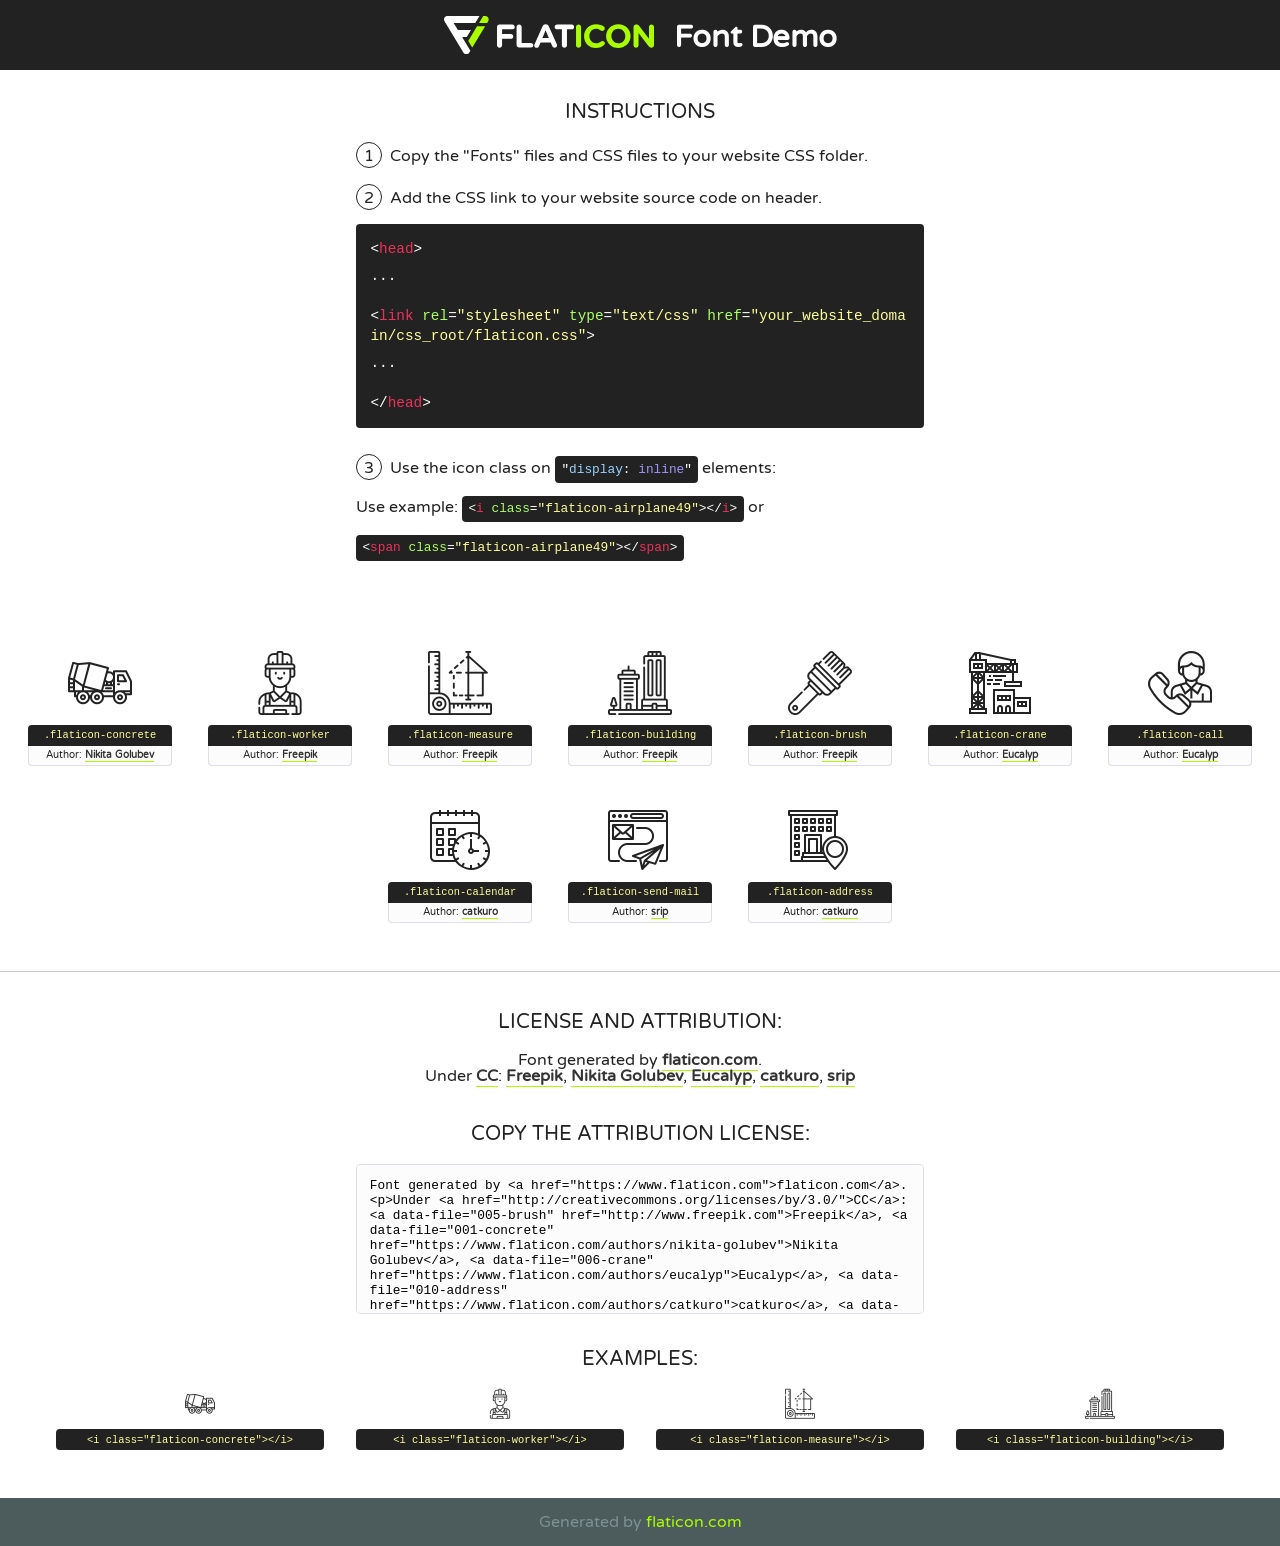
<file: flaticon.html>
<!DOCTYPE html>
<!--
  Flaticon icon font: Flaticon
  Creation date: 23/08/2020 07:24
-->
<html>
<!DOCTYPE html>
<html>

<head>
    <title>Flaticon WebFont</title>
    <link href="http://fonts.googleapis.com/css?family=Varela+Round" rel="stylesheet" type="text/css" />
    <link rel="stylesheet" type="text/css" href="flaticon.css">
    <meta charset="UTF-8">
    <style>
    html, body, div, span, applet, object, iframe,
    h1, h2, h3, h4, h5, h6, p, blockquote, pre,
    a, abbr, acronym, address, big, cite, code,
    del, dfn, em, img, ins, kbd, q, s, samp,
    small, strike, strong, sub, sup, tt, var,
    b, u, i, center,
    dl, dt, dd, ol, ul, li,
    fieldset, form, label, legend,
    table, caption, tbody, tfoot, thead, tr, th, td,
    article, aside, canvas, details, embed, 
    figure, figcaption, footer, header, hgroup, 
    menu, nav, output, ruby, section, summary,
    time, mark, audio, video {
        margin: 0;
        padding: 0;
        border: 0;
        font-size: 100%;
        font: inherit;
        vertical-align: baseline;
    }
    /* HTML5 display-role reset for older browsers */
    article, aside, details, figcaption, figure, 
    footer, header, hgroup, menu, nav, section {
        display: block;
    }
    body {
        line-height: 1;
    }
    ol, ul {
        list-style: none;
    }
    blockquote, q {
        quotes: none;
    }
    blockquote:before, blockquote:after,
    q:before, q:after {
        content: '';
        content: none;
    }
    table {
        border-collapse: collapse;
        border-spacing: 0;
    }
    body {
        font-family: 'Varela Round', Helvetica, Arial, sans-serif;
        font-size: 16px;
        color: #222;
    }
    a {
        color: #333;
        border-bottom: 1px solid #a9fd00;
        font-weight: bold;
        text-decoration: none;
    }
    * {
        -moz-box-sizing: border-box;
        -webkit-box-sizing: border-box;
        box-sizing: border-box;
        margin: 0;
        padding: 0;
    }
    [class^="flaticon-"]:before, [class*=" flaticon-"]:before, [class^="flaticon-"]:after, [class*=" flaticon-"]:after {
        font-family: Flaticon;
        font-size: 30px;
        font-style: normal;
        margin-left: 20px;
        color: #333;
    }
    .wrapper {
        max-width: 600px;
        margin: auto;
        padding: 0 1em;
    }
    .title {
        font-size: 1.25em;
        text-align: center;
        margin-bottom: 1em;
        text-transform: uppercase;
    }
    header {
        text-align: center;
        background-color: #222;
        color: #fff;
        padding: 1em;
    }
    header .logo {
        width: 210px;
        height: 38px;
        display: inline-block;
        vertical-align: middle;
        margin-right: 1em;
        border: none;
    }
    header strong {
        font-size: 1.95em;
        font-weight: bold;
        vertical-align: middle;
        margin-top: 5px;
        display: inline-block;
    }
    .demo {
        margin: 2em auto;
        line-height: 1.25em;
    }
    .demo ul li {
        margin-bottom: 1em;
    }
    .demo ul li .num {
        color: #222;
        border-radius: 20px;
        display: inline-block;
        width: 26px;
        padding: 3px;
        height: 26px;
        text-align: center;
        margin-right: 0.5em;
        border: 1px solid #222;
    }
    .demo ul li code {
        background-color: #222;
        border-radius: 4px;
        padding: 0.25em 0.5em;
        display: inline-block;
        color: #fff;
        font-family: Consolas,Monaco,Lucida Console,Liberation Mono,DejaVu Sans Mono,Bitstream Vera Sans Mono,Courier New, monospace;
        font-weight: lighter;
        margin-top: 1em;
        font-size: 0.8em;
        word-break: break-all;
    }
    .demo ul li code.big {
        padding: 1em;
        font-size: 0.9em;
    }
    .demo ul li code .red {
        color: #EF3159;
    }
    .demo ul li code .green {
        color: #ACFF65;
    }
    .demo ul li code .yellow {
        color: #FFFF99;
    }
    .demo ul li code .blue {
        color: #99D3FF;
    }
    .demo ul li code .purple {
        color: #A295FF;
    }
    .demo ul li code .dots {
        margin-top: 0.5em;
        display: block;
    }
    #glyphs {
        border-bottom: 1px solid #ccc;
        padding: 2em 0;
        text-align: center;
    }
    .glyph {
        display: inline-block;
        width: 9em;
        margin: 1em;
        text-align: center;
        vertical-align: top;
        background: #FFF;
    }
    .glyph .glyph-icon {
        padding: 10px;
        display: block;
        font-family:"Flaticon";
        font-size: 64px;
        line-height: 1;
    }
    .glyph .glyph-icon:before {
        font-size: 64px;
        color: #222;
        margin-left: 0;
    }
    .class-name {
        font-size: 0.65em;
        background-color: #222;
        color: #fff;
        border-radius: 4px 4px 0 0;
        padding: 0.5em;
        color: #FFFF99;
        font-family: Consolas,Monaco,Lucida Console,Liberation Mono,DejaVu Sans Mono,Bitstream Vera Sans Mono,Courier New, monospace;
    }
    .author-name {
        font-size: 0.6em;
        background-color: #fcfcfd;
        border: 1px solid #DEDEE4;
        border-top: 0;
        border-radius: 0 0 4px 4px;
        padding: 0.5em;
    }
    .class-name:last-child {
        font-size: 10px;
        color:#888;
    }
    .class-name:last-child a {
        font-size: 10px;
        color:#555;
    }
    .class-name:last-child a:hover {
        color:#a9fd00;
    }
    .glyph > input {
        display: block;
        width: 100px;
        margin: 5px auto;
        text-align: center;
        font-size: 12px;
        cursor: text;
    }
    .glyph > input.icon-input {
        font-family:"Flaticon";
        font-size: 16px;
        margin-bottom: 10px;
    }
    .attribution .title {
        margin-top: 2em;
    }
    .attribution textarea {
        background-color: #fcfcfd;
        padding: 1em;
        border: none;
        box-shadow: none;
        border: 1px solid #DEDEE4;
        border-radius: 4px;
        resize: none;
        width: 100%;
        height: 150px;
        font-size: 0.8em;
        font-family: Consolas,Monaco,Lucida Console,Liberation Mono,DejaVu Sans Mono,Bitstream Vera Sans Mono,Courier New, monospace;
        -webkit-appearance: none;
    }
    .iconsuse {
        margin: 2em auto;
        text-align: center;
        max-width: 1200px;
    }
    .iconsuse:after {
        content: '';
        display: table;
        clear: both;
    }
    .iconsuse .image {
        float: left;
        width: 25%;
        padding: 0 1em;
    }
    .iconsuse .image p {
        margin-bottom: 1em;
    }
    .iconsuse .image span {
        display: block;
        font-size: 0.65em;
        background-color: #222;
        color: #fff;
        border-radius: 4px;
        padding: 0.5em;
        color: #FFFF99;
        margin-top: 1em;
        font-family: Consolas,Monaco,Lucida Console,Liberation Mono,DejaVu Sans Mono,Bitstream Vera Sans Mono,Courier New, monospace;
    }
    #footer {
        text-align: center;
        background-color: #4C5B5C;
        color: #7c9192;
        padding: 1em;
    }
    #footer a {
        border: none;
        color: #a9fd00;
        font-weight: normal;
    }
    @media (max-width: 960px) {
        .iconsuse .image {
            width: 50%;
        }
    }
    @media (max-width: 560px) {
        .iconsuse .image {
            width: 100%;
        }
    }
    </style>
</head>

<body class="characters-off">

    <header>
        <a href="https://www.flaticon.com" target="_blank" class="logo">
            <svg version="1.1" xmlns="http://www.w3.org/2000/svg" xmlns:xlink="http://www.w3.org/1999/xlink" xmlns:a="http://ns.adobe.com/AdobeSVGViewerExtensions/3.0/" viewBox="0 0 560.875 102.036" enable-background="new 0 0 560.875 102.036" xml:space="preserve">
                <defs>
                </defs>
                <g>
                    <g class="letters">
                        <path fill="#ffffff" d="M141.596,29.675c0-3.777,2.985-6.767,6.764-6.767h34.438c3.426,0,6.15,2.728,6.15,6.15
                        c0,3.43-2.724,6.149-6.15,6.149h-27.674v13.091h23.719c3.429,0,6.151,2.724,6.151,6.15c0,3.43-2.723,6.149-6.151,6.149h-23.719
                        v17.574c0,3.773-2.986,6.761-6.764,6.761c-3.779,0-6.764-2.989-6.764-6.761V29.675z"></path>
                        <path fill="#ffffff" d="M193.844,29.149c0-3.781,2.985-6.767,6.764-6.767c3.776,0,6.763,2.985,6.763,6.767v42.957h25.039
                        c3.426,0,6.149,2.726,6.149,6.153c0,3.425-2.723,6.15-6.149,6.15h-31.802c-3.779,0-6.764-2.986-6.764-6.768V29.149z"></path>
                        <path fill="#ffffff" d="M241.891,75.71l21.438-48.407c1.492-3.341,4.215-5.357,7.906-5.357h0.792
                        c3.686,0,6.323,2.017,7.815,5.357l21.439,48.407c0.436,0.967,0.701,1.845,0.701,2.723c0,3.602-2.809,6.501-6.414,6.501
                        c-3.161,0-5.269-1.845-6.499-4.655l-4.132-9.661h-27.059l-4.301,10.102c-1.144,2.631-3.426,4.214-6.237,4.214
                        c-3.517,0-6.24-2.81-6.24-6.325C241.1,77.64,241.451,76.677,241.891,75.71z M279.932,58.666l-8.521-20.297l-8.526,20.297H279.932
                        z"></path>
                        <path fill="#ffffff" d="M314.864,35.387H301.86c-3.429,0-6.239-2.813-6.239-6.238c0-3.429,2.811-6.24,6.239-6.24h39.533
                        c3.426,0,6.237,2.811,6.237,6.24c0,3.425-2.811,6.238-6.237,6.238h-13.001v42.785c0,3.773-2.99,6.761-6.764,6.761
                        c-3.779,0-6.764-2.989-6.764-6.761V35.387z"></path>
                        <path fill="#A9FD00" d="M352.615,29.149c0-3.781,2.985-6.767,6.767-6.767c3.774,0,6.761,2.985,6.761,6.767v49.024
                        c0,3.773-2.987,6.761-6.761,6.761c-3.781,0-6.767-2.989-6.767-6.761V29.149z"></path>
                        <path fill="#A9FD00" d="M374.132,53.836v-0.179c0-17.481,13.178-31.801,32.065-31.801c9.22,0,15.459,2.458,20.557,6.238
                        c1.402,1.054,2.637,2.985,2.637,5.357c0,3.692-2.985,6.59-6.681,6.59c-1.845,0-3.071-0.702-4.044-1.319
                        c-3.776-2.813-7.729-4.393-12.562-4.393c-10.364,0-17.831,8.611-17.831,19.154v0.173c0,10.542,7.291,19.329,17.831,19.329
                        c5.715,0,9.492-1.756,13.359-4.834c1.049-0.874,2.458-1.491,4.039-1.491c3.429,0,6.325,2.813,6.325,6.236
                        c0,2.106-1.056,3.78-2.282,4.834c-5.539,4.834-12.036,7.733-21.878,7.733C387.572,85.464,374.132,71.493,374.132,53.836z"></path>
                        <path fill="#A9FD00" d="M433.009,53.836v-0.179c0-17.481,13.79-31.801,32.766-31.801c18.981,0,32.592,14.143,32.592,31.628v0.173
                        c0,17.483-13.785,31.807-32.769,31.807C446.625,85.464,433.009,71.32,433.009,53.836z M484.224,53.836v-0.179
                        c0-10.539-7.725-19.326-18.626-19.326c-10.893,0-18.449,8.611-18.449,19.154v0.173c0,10.542,7.73,19.329,18.626,19.329
                        C476.676,72.986,484.224,64.378,484.224,53.836z"></path>
                        <path fill="#A9FD00" d="M506.233,29.321c0-3.774,2.99-6.763,6.767-6.763h1.401c3.252,0,5.183,1.583,7.029,3.953l26.093,34.265
                        V29.059c0-3.692,2.99-6.677,6.681-6.677c3.683,0,6.671,2.985,6.671,6.677v48.934c0,3.78-2.987,6.765-6.764,6.765h-0.436
                        c-3.257,0-5.188-1.581-7.034-3.953l-27.056-35.492v32.944c0,3.687-2.985,6.676-6.678,6.676c-3.683,0-6.673-2.989-6.673-6.676
                        V29.321z"></path>
                    </g>
                    <g class="insignia">
                        <path fill="#ffffff" d="M48.372,56.137h12.517l11.156-18.537H37.186L25.688,18.539h57.825L94.668,0H9.271
                        C5.925,0,2.842,1.801,1.198,4.716c-1.644,2.907-1.593,6.482,0.134,9.343l50.38,83.501c1.678,2.781,4.689,4.476,7.938,4.476
                        c3.246,0,6.257-1.695,7.935-4.476l2.898-4.804L48.372,56.137z"></path>
                        <g class="i">
                            <path fill="#A9FD00" d="M93.575,18.539h0.031v0.004l21.652,0.004l2.705-4.488c1.727-2.861,1.778-6.436,0.133-9.343
                            C116.454,1.801,113.371,0,110.026,0h-5.294L93.575,18.539z"></path>
                            <polygon fill="#A9FD00" points="88.291,27.356 64.725,66.486 75.519,84.404 109.942,27.356"></polygon>
                        </g>
                    </g>
                </g>
            </svg>
        </a>
        <strong>Font Demo</strong>
    </header>


    <section class="demo wrapper">

        <p class="title">Instructions</p>

        <ul>
            <li>
                <span class="num">1</span>Copy the "Fonts" files and CSS files to your website CSS folder.
            </li>
            <li>
                <span class="num">2</span>Add the CSS link to your website source code on header.
                <code class="big">
                    &lt;<span class="red">head</span>&gt;
                    <br/><span class="dots">...</span>
                    <br/>&lt;<span class="red">link</span> <span class="green">rel</span>=<span class="yellow">"stylesheet"</span> <span class="green">type</span>=<span class="yellow">"text/css"</span> <span class="green">href</span>=<span class="yellow">"your_website_domain/css_root/flaticon.css"</span>&gt;
                    <br/><span class="dots">...</span>
                    <br/>&lt;/<span class="red">head</span>&gt;
                </code>
            </li>

            <li>
                <p>
                    <span class="num">3</span>Use the icon class on <code>"<span class="blue">display</span>:<span class="purple"> inline</span>"</code> elements:
                    <br />
                    Use example: <code>&lt;<span class="red">i</span> <span class="green">class</span>=<span class="yellow">&quot;flaticon-airplane49&quot;</span>&gt;&lt;/<span class="red">i</span>&gt;</code> or <code>&lt;<span class="red">span</span> <span class="green">class</span>=<span class="yellow">&quot;flaticon-airplane49&quot;</span>&gt;&lt;/<span class="red">span</span>&gt;</code>
            </li>
        </ul>

    </section>




   <section id="glyphs">          
    
      
        <div class="glyph"><div class="glyph-icon flaticon-concrete"></div>
            <div class="class-name">.flaticon-concrete</div>
            <div class="author-name">Author: <a data-file="001-concrete" href="https://www.flaticon.com/authors/nikita-golubev">Nikita Golubev</a> </div> 
        </div>        
        
        <div class="glyph"><div class="glyph-icon flaticon-worker"></div>
            <div class="class-name">.flaticon-worker</div>
            <div class="author-name">Author: <a data-file="002-worker" href="http://www.freepik.com">Freepik</a> </div> 
        </div>        
        
        <div class="glyph"><div class="glyph-icon flaticon-measure"></div>
            <div class="class-name">.flaticon-measure</div>
            <div class="author-name">Author: <a data-file="003-measure" href="http://www.freepik.com">Freepik</a> </div> 
        </div>        
        
        <div class="glyph"><div class="glyph-icon flaticon-building"></div>
            <div class="class-name">.flaticon-building</div>
            <div class="author-name">Author: <a data-file="004-building" href="http://www.freepik.com">Freepik</a> </div> 
        </div>        
        
        <div class="glyph"><div class="glyph-icon flaticon-brush"></div>
            <div class="class-name">.flaticon-brush</div>
            <div class="author-name">Author: <a data-file="005-brush" href="http://www.freepik.com">Freepik</a> </div> 
        </div>        
        
        <div class="glyph"><div class="glyph-icon flaticon-crane"></div>
            <div class="class-name">.flaticon-crane</div>
            <div class="author-name">Author: <a data-file="006-crane" href="https://www.flaticon.com/authors/eucalyp">Eucalyp</a> </div> 
        </div>        
        
        <div class="glyph"><div class="glyph-icon flaticon-call"></div>
            <div class="class-name">.flaticon-call</div>
            <div class="author-name">Author: <a data-file="007-call" href="https://www.flaticon.com/authors/eucalyp">Eucalyp</a> </div> 
        </div>        
        
        <div class="glyph"><div class="glyph-icon flaticon-calendar"></div>
            <div class="class-name">.flaticon-calendar</div>
            <div class="author-name">Author: <a data-file="008-calendar" href="https://www.flaticon.com/authors/catkuro">catkuro</a> </div> 
        </div>        
        
        <div class="glyph"><div class="glyph-icon flaticon-send-mail"></div>
            <div class="class-name">.flaticon-send-mail</div>
            <div class="author-name">Author: <a data-file="009-send-mail" href="https://www.flaticon.com/authors/srip">srip</a> </div> 
        </div>        
        
        <div class="glyph"><div class="glyph-icon flaticon-address"></div>
            <div class="class-name">.flaticon-address</div>
            <div class="author-name">Author: <a data-file="010-address" href="https://www.flaticon.com/authors/catkuro">catkuro</a> </div> 
        </div>        
        

    </section>



    <section class="attribution wrapper"   style="text-align:center;">

      <div class="title">License and attribution:</div><div class="attrDiv">Font generated by <a href="https://www.flaticon.com">flaticon.com</a>. <div><p>Under <a href="http://creativecommons.org/licenses/by/3.0/">CC</a>: <a data-file="005-brush" href="http://www.freepik.com">Freepik</a>, <a data-file="001-concrete" href="https://www.flaticon.com/authors/nikita-golubev">Nikita Golubev</a>, <a data-file="006-crane" href="https://www.flaticon.com/authors/eucalyp">Eucalyp</a>, <a data-file="010-address" href="https://www.flaticon.com/authors/catkuro">catkuro</a>, <a data-file="009-send-mail" href="https://www.flaticon.com/authors/srip">srip</a></p>  </div>
      </div>
      <div class="title">Copy the Attribution License:</div>

    <textarea onclick="this.focus();this.select();">Font generated by &lt;a href=&quot;https://www.flaticon.com&quot;&gt;flaticon.com&lt;/a&gt;. <p>Under <a href="http://creativecommons.org/licenses/by/3.0/">CC</a>: <a data-file="005-brush" href="http://www.freepik.com">Freepik</a>, <a data-file="001-concrete" href="https://www.flaticon.com/authors/nikita-golubev">Nikita Golubev</a>, <a data-file="006-crane" href="https://www.flaticon.com/authors/eucalyp">Eucalyp</a>, <a data-file="010-address" href="https://www.flaticon.com/authors/catkuro">catkuro</a>, <a data-file="009-send-mail" href="https://www.flaticon.com/authors/srip">srip</a></p>  
     </textarea>

    </section>

    <section class="iconsuse">

          <div class="title">Examples:</div>            
             
            <div class="image">
                <p>
                    <i class="glyph-icon flaticon-concrete"></i> 
                    <span>&lt;i class=&quot;flaticon-concrete&quot;&gt;&lt;/i&gt;</span>
                </p>
            </div>
            
            <div class="image">
                <p>
                    <i class="glyph-icon flaticon-worker"></i> 
                    <span>&lt;i class=&quot;flaticon-worker&quot;&gt;&lt;/i&gt;</span>
                </p>
            </div>
            
            <div class="image">
                <p>
                    <i class="glyph-icon flaticon-measure"></i> 
                    <span>&lt;i class=&quot;flaticon-measure&quot;&gt;&lt;/i&gt;</span>
                </p>
            </div>
            
            <div class="image">
                <p>
                    <i class="glyph-icon flaticon-building"></i> 
                    <span>&lt;i class=&quot;flaticon-building&quot;&gt;&lt;/i&gt;</span>
                </p>
            </div>
                       
        </div>
                            
    </section>

<div id="footer">
    <div>Generated by <a href="https://www.flaticon.com">flaticon.com</a>
    </div>
</div>



</body>
</html>
</file>
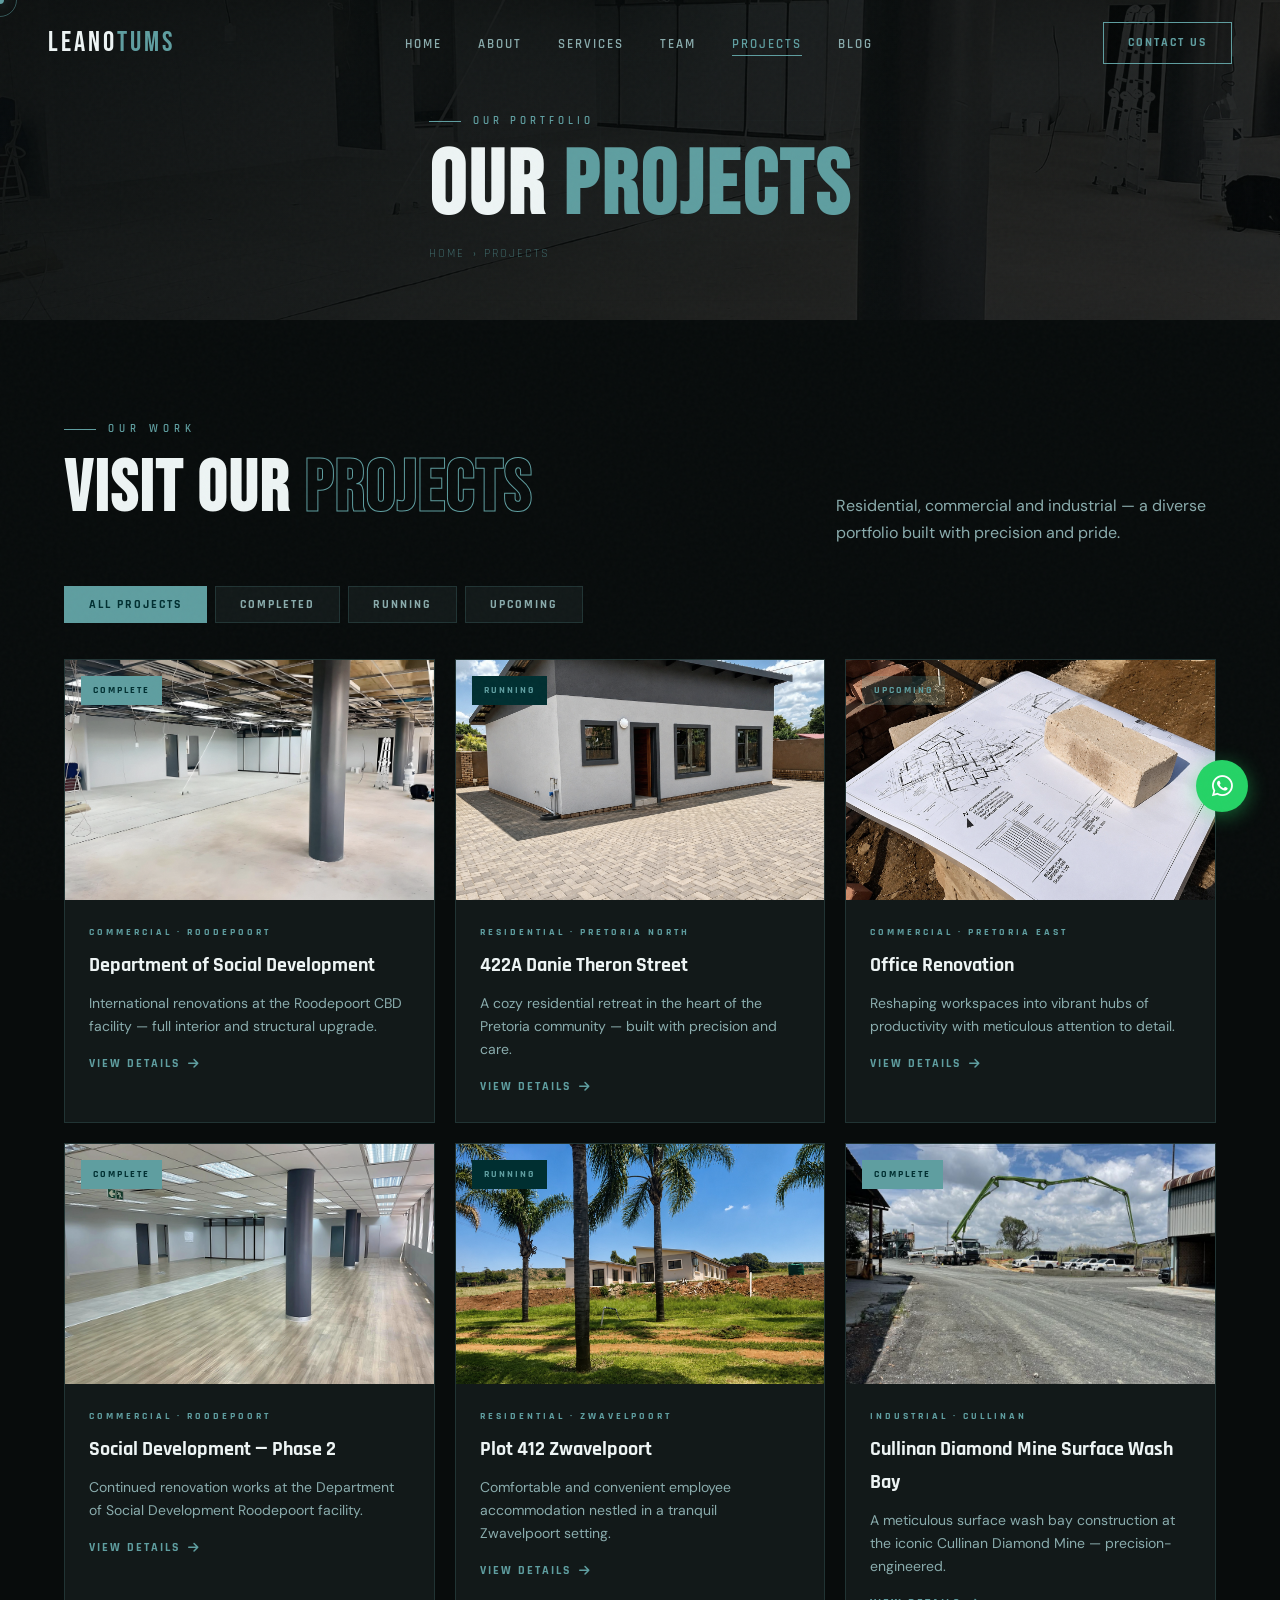
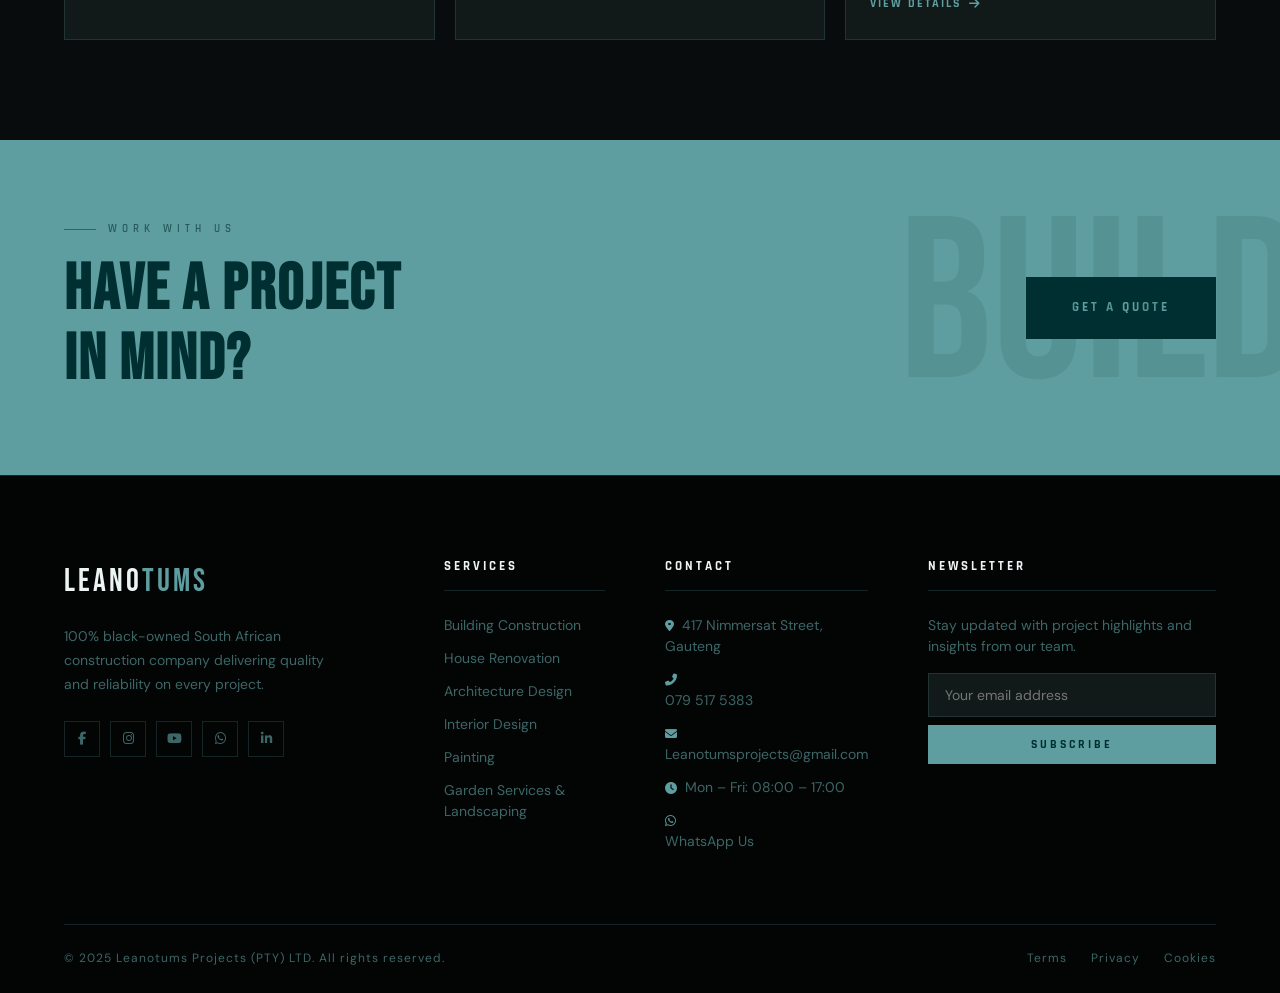
<file: portfolio.html>
<!DOCTYPE html>
<html lang="en">
<head>
  <meta charset="UTF-8"><meta name="viewport" content="width=device-width, initial-scale=1.0">
  <title>Projects | Leanotums Projects</title>
  <link rel="icon" href="favicon.ico">
  <link rel="preconnect" href="https://fonts.googleapis.com">
  <link href="https://fonts.googleapis.com/css2?family=Rajdhani:wght@300;400;500;600;700&family=DM+Sans:opsz,wght@9..40,300;9..40,400;9..40,500;9..40,600&family=Bebas+Neue&display=swap" rel="stylesheet">
  <link rel="stylesheet" href="https://cdnjs.cloudflare.com/ajax/libs/font-awesome/6.5.0/css/all.min.css">
  <link rel="stylesheet" href="site.css">
  <style>
    .filter-bar { display:flex; align-items:center; gap:8px; flex-wrap:wrap; margin:40px 0 36px; }
    .filter-btn { font-family:var(--ff-head); font-size:12px; font-weight:700; letter-spacing:2px; text-transform:uppercase; padding:10px 24px; background:var(--bg3); border:1px solid var(--border); color:var(--text-dim); cursor:pointer; transition:all 0.3s; }
    .filter-btn:hover, .filter-btn.active { background:var(--teal); color:var(--deep); border-color:var(--teal); }
    .portfolio-grid { display:grid; grid-template-columns:repeat(3,1fr); gap:20px; }
    .portfolio-card { background:var(--bg3); border:1px solid var(--border); overflow:hidden; transition:border-color 0.3s,transform 0.3s,opacity 0.3s; }
    .portfolio-card:hover { border-color:rgba(95,158,160,0.4); transform:translateY(-4px); }
    .portfolio-img { overflow:hidden; height:240px; position:relative; }
    .portfolio-img img { width:100%; height:100%; object-fit:cover; filter:grayscale(20%); transition:transform 0.5s var(--ease-out),filter 0.4s; }
    .portfolio-card:hover .portfolio-img img { transform:scale(1.06); filter:grayscale(0%); }
    .portfolio-badge { position:absolute; top:16px; left:16px; font-family:var(--ff-head); font-size:10px; font-weight:700; letter-spacing:2px; text-transform:uppercase; padding:6px 12px; background:var(--teal); color:var(--deep); }
    .portfolio-body { padding:24px; }
    .portfolio-cat { font-family:var(--ff-head); font-size:10px; font-weight:700; letter-spacing:3px; text-transform:uppercase; color:var(--teal); margin-bottom:8px; }
    .portfolio-body h3 { font-family:var(--ff-head); font-size:20px; font-weight:700; color:var(--text); margin-bottom:10px; }
    .portfolio-body p { font-size:14px; color:var(--text-dim); line-height:1.65; }
    .portfolio-link { display:inline-flex; align-items:center; gap:8px; margin-top:16px; font-family:var(--ff-head); font-size:12px; font-weight:700; letter-spacing:2px; text-transform:uppercase; color:var(--teal); transition:gap 0.3s; }
    .portfolio-card:hover .portfolio-link { gap:14px; }
    @media(max-width:900px){ .portfolio-grid{grid-template-columns:repeat(2,1fr);} }
    @media(max-width:640px){ .portfolio-grid{grid-template-columns:1fr;} }
  </style>
</head>
<body>
  <div id="cursor-dot"></div><div id="cursor-ring"></div>
  <div id="scroll-progress"></div>
  <nav id="navbar">
    <a href="index.html" class="nav-logo">LEANO<span>TUMS</span></a>
    <ul class="nav-links">
      <li><a href="index.html">Home</a></li><li><a href="about.html">About</a></li><li><a href="service.html">Services</a></li><li><a href="team.html">Team</a></li><li><a href="portfolio.html" class="active">Projects</a></li><li><a href="blog.html">Blog</a></li>
    </ul>
    <a href="contact.html" class="nav-cta">Contact Us</a>
    <button class="nav-burger" id="burger"><span></span><span></span><span></span></button>
  </nav>
  <div id="mobile-menu"><a href="index.html" class="menu-link">Home</a><a href="about.html" class="menu-link">About</a><a href="service.html" class="menu-link">Services</a><a href="team.html" class="menu-link">Team</a><a href="portfolio.html" class="menu-link">Projects</a><a href="contact.html" class="menu-link">Contact</a><p class="menu-contact">079 517 5383 · Johannesburg</p></div>

  <div class="page-hero">
    <div class="page-hero-bg" style="background-image:url('cc.jpg')"></div>
    <div class="page-hero-overlay"></div><div class="page-hero-grid"></div>
    <div class="container page-hero-content">
      <div class="page-hero-tag">Our Portfolio</div>
      <h1>Our <span>Projects</span></h1>
      <div class="breadcrumb-bar"><a href="index.html">Home</a><span>›</span><a href="portfolio.html">Projects</a></div>
    </div>
  </div>

  <section style="background:var(--bg)">
    <div class="container">
      <div style="display:flex;align-items:flex-end;justify-content:space-between;gap:24px;flex-wrap:wrap">
        <div><div class="section-label reveal">Our Work</div><h2 class="section-title reveal">Visit Our <span class="stroke">Projects</span></h2></div>
        <p class="section-desc reveal" style="transition-delay:.2s;max-width:380px">Residential, commercial and industrial — a diverse portfolio built with precision and pride.</p>
      </div>
      <div class="filter-bar reveal">
        <button class="filter-btn active" data-filter="all">All Projects</button>
        <button class="filter-btn" data-filter="complete">Completed</button>
        <button class="filter-btn" data-filter="running">Running</button>
        <button class="filter-btn" data-filter="upcoming">Upcoming</button>
      </div>
      <div class="portfolio-grid">
        <div class="portfolio-card reveal" data-cat="complete">
          <div class="portfolio-img"><img src="cc.jpg" alt="Dept of Social Development" loading="lazy"><div class="portfolio-badge">Complete</div></div>
          <div class="portfolio-body"><div class="portfolio-cat">Commercial · Roodepoort</div><h3>Department of Social Development</h3><p>International renovations at the Roodepoort CBD facility — full interior and structural upgrade.</p><a href="#" class="portfolio-link">View Details <i class="fas fa-arrow-right"></i></a></div>
        </div>
        <div class="portfolio-card reveal" style="transition-delay:.1s" data-cat="running">
          <div class="portfolio-img"><img src="yy.jpg" alt="422A Danie Theron Street" loading="lazy"><div class="portfolio-badge" style="background:var(--deep);color:var(--teal)">Running</div></div>
          <div class="portfolio-body"><div class="portfolio-cat">Residential · Pretoria North</div><h3>422A Danie Theron Street</h3><p>A cozy residential retreat in the heart of the Pretoria community — built with precision and care.</p><a href="#" class="portfolio-link">View Details <i class="fas fa-arrow-right"></i></a></div>
        </div>
        <div class="portfolio-card reveal" style="transition-delay:.2s" data-cat="upcoming">
          <div class="portfolio-img"><img src="oo.jpg" alt="Pretoria East Office Renovation" loading="lazy"><div class="portfolio-badge" style="background:rgba(95,158,160,0.2);color:var(--teal)">Upcoming</div></div>
          <div class="portfolio-body"><div class="portfolio-cat">Commercial · Pretoria East</div><h3>Office Renovation</h3><p>Reshaping workspaces into vibrant hubs of productivity with meticulous attention to detail.</p><a href="#" class="portfolio-link">View Details <i class="fas fa-arrow-right"></i></a></div>
        </div>
        <div class="portfolio-card reveal" style="transition-delay:.3s" data-cat="complete">
          <div class="portfolio-img"><img src="mm.jpg" alt="Dept of Social Development 2" loading="lazy"><div class="portfolio-badge">Complete</div></div>
          <div class="portfolio-body"><div class="portfolio-cat">Commercial · Roodepoort</div><h3>Social Development — Phase 2</h3><p>Continued renovation works at the Department of Social Development Roodepoort facility.</p><a href="#" class="portfolio-link">View Details <i class="fas fa-arrow-right"></i></a></div>
        </div>
        <div class="portfolio-card reveal" style="transition-delay:.4s" data-cat="running">
          <div class="portfolio-img"><img src="nn.jpg" alt="Plot 412 Zwavelpoort" loading="lazy"><div class="portfolio-badge" style="background:var(--deep);color:var(--teal)">Running</div></div>
          <div class="portfolio-body"><div class="portfolio-cat">Residential · Zwavelpoort</div><h3>Plot 412 Zwavelpoort</h3><p>Comfortable and convenient employee accommodation nestled in a tranquil Zwavelpoort setting.</p><a href="#" class="portfolio-link">View Details <i class="fas fa-arrow-right"></i></a></div>
        </div>
        <div class="portfolio-card reveal" style="transition-delay:.5s" data-cat="complete">
          <div class="portfolio-img"><img src="bb.jpg" alt="Cullinan Diamond Mine" loading="lazy"><div class="portfolio-badge">Complete</div></div>
          <div class="portfolio-body"><div class="portfolio-cat">Industrial · Cullinan</div><h3>Cullinan Diamond Mine Surface Wash Bay</h3><p>A meticulous surface wash bay construction at the iconic Cullinan Diamond Mine — precision-engineered.</p><a href="#" class="portfolio-link">View Details <i class="fas fa-arrow-right"></i></a></div>
        </div>
      </div>
    </div>
  </section>

  <section class="cta-band"><div class="container"><div class="cta-inner"><div class="cta-text"><div class="section-label">Work With Us</div><h2>Have a Project<br>In Mind?</h2></div><a href="contact.html" class="btn-dark">Get A Quote</a></div></div></section>

  <footer id="footer"><div class="container">
    <div class="footer-grid">
      <div class="footer-brand"><div class="nav-logo">LEANO<span>TUMS</span></div><p>100% black-owned South African construction company delivering quality and reliability on every project.</p><div class="footer-social"><a href="https://web.facebook.com/profile.php?id=61552090770281" target="_blank"><i class="fab fa-facebook-f"></i></a><a href="https://www.instagram.com/leanotumsprojects" target="_blank"><i class="fab fa-instagram"></i></a><a href="https://www.youtube.com/watch?v=3CRRqdf6Gn4" target="_blank"><i class="fab fa-youtube"></i></a><a href="https://wa.me/27795175383" target="_blank"><i class="fab fa-whatsapp"></i></a><a href="https://www.linkedin.com/" target="_blank"><i class="fab fa-linkedin-in"></i></a></div></div>
      <div class="footer-col"><h4>Services</h4><a href="service.html">Building Construction</a><a href="service.html">House Renovation</a><a href="service.html">Architecture Design</a><a href="service.html">Interior Design</a><a href="service.html">Painting</a><a href="service.html">Garden Services & Landscaping</a></div>
      <div class="footer-col"><h4>Contact</h4><p><i class="fas fa-map-marker-alt"></i>417 Nimmersat Street, Gauteng</p><p><i class="fas fa-phone-alt"></i><a href="tel:0795175383" style="color:inherit">079 517 5383</a></p><p><i class="fas fa-envelope"></i><a href="mailto:Leanotumsprojects@gmail.com" style="color:inherit">Leanotumsprojects@gmail.com</a></p><p><i class="fas fa-clock"></i>Mon – Fri: 08:00 – 17:00</p><p><i class="fab fa-whatsapp"></i><a href="https://wa.me/27795175383" target="_blank" style="color:inherit">WhatsApp Us</a></p></div>
      <div class="footer-col"><h4>Newsletter</h4><p>Stay updated with project highlights and insights from our team.</p><div class="footer-newsletter" style="margin-top:16px"><input type="email" placeholder="Your email address"><button>Subscribe</button></div></div>
    </div>
    <div class="footer-bottom"><p>&copy; 2025 Leanotums Projects (PTY) LTD. All rights reserved.</p><div class="footer-bottom-links"><a href="#">Terms</a><a href="#">Privacy</a><a href="#">Cookies</a></div></div>
  </div></footer>
  <button id="back-top"><i class="fas fa-chevron-up"></i></button>
  <script src="shared.js"></script>
</body>
</html>
</file>
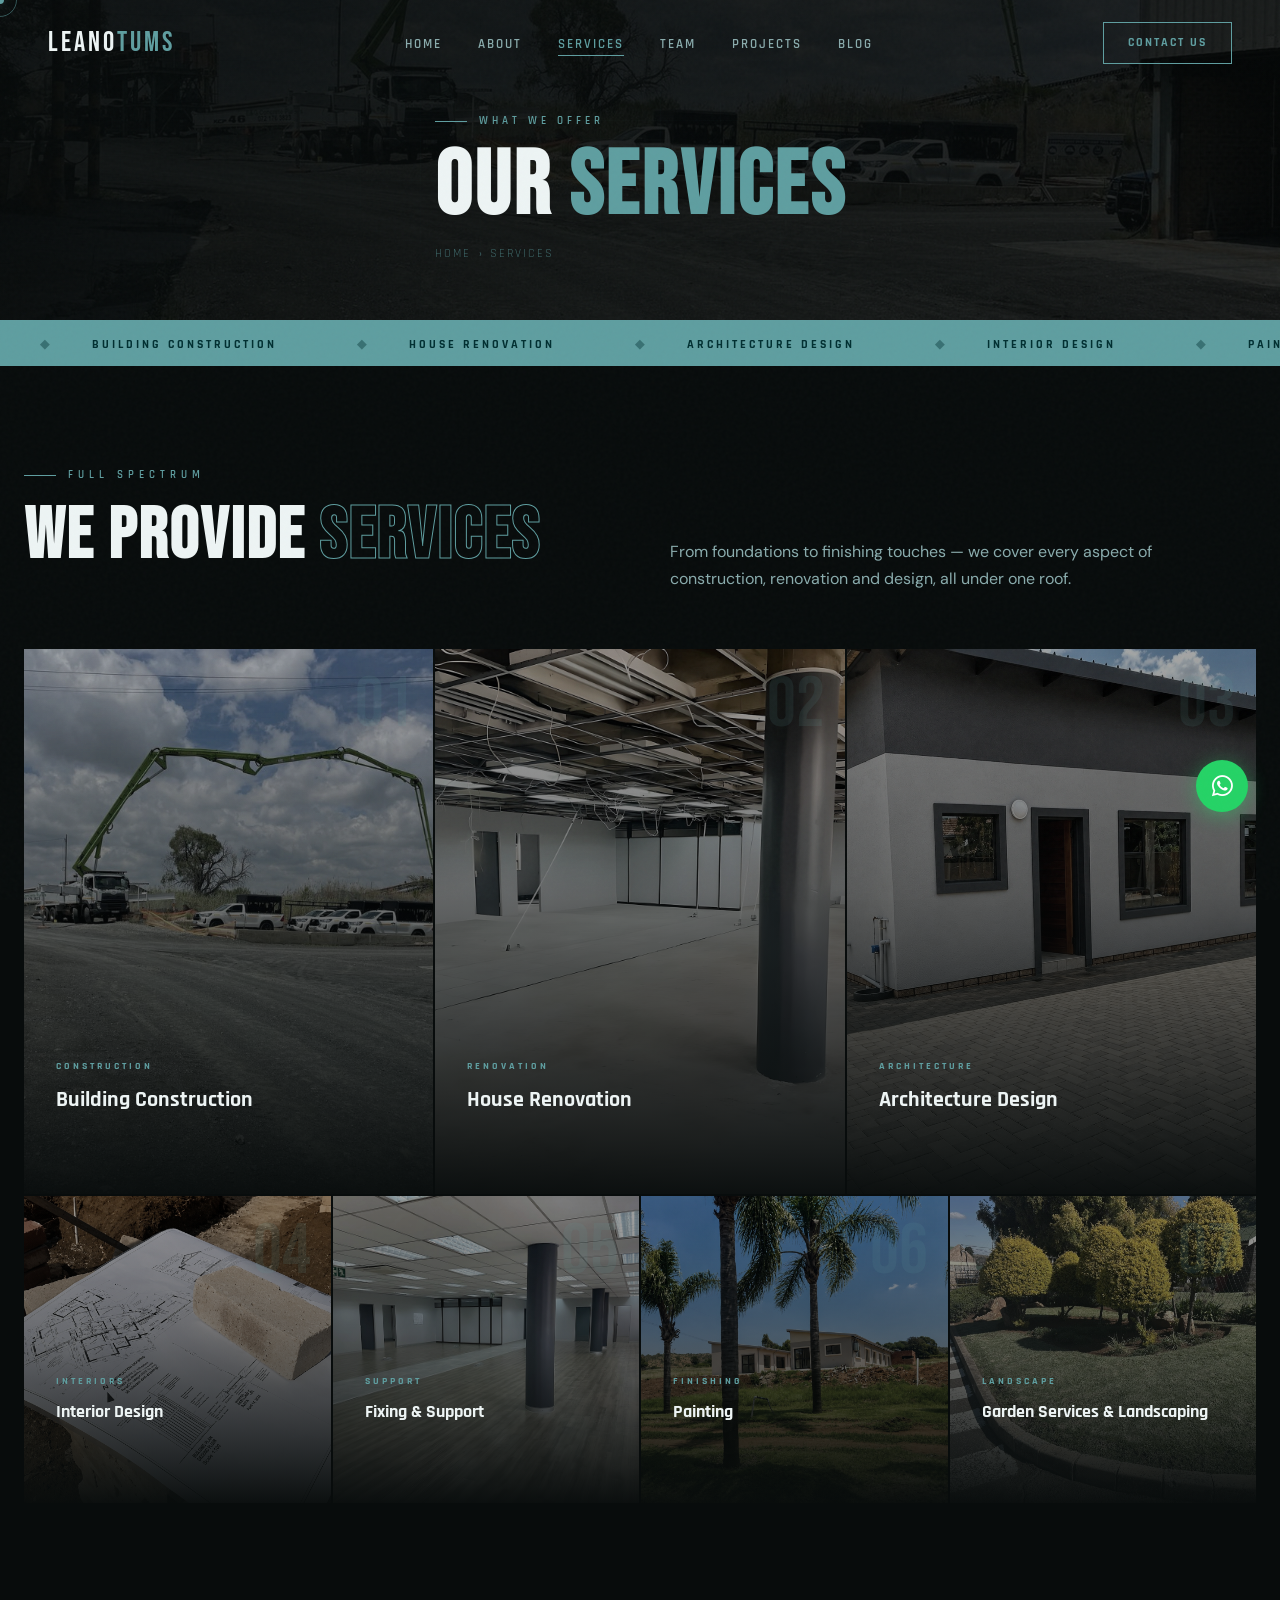
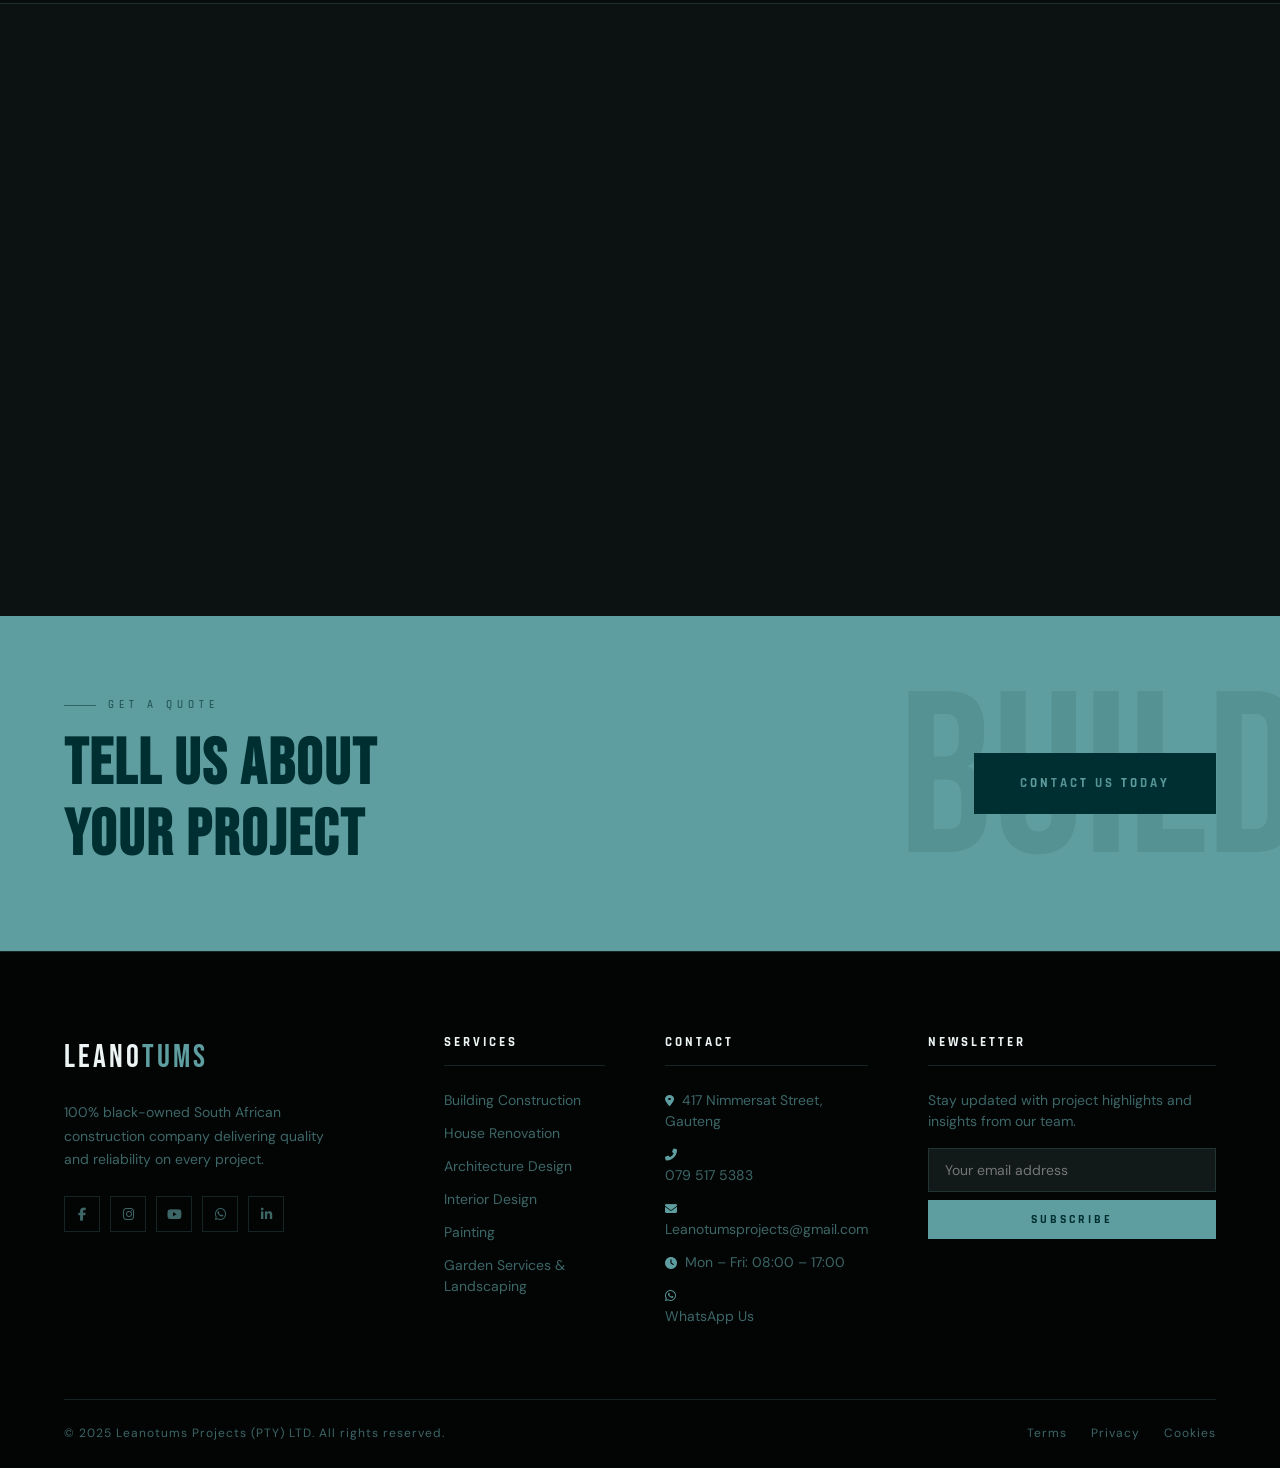
<file: service.html>
<!DOCTYPE html>
<html lang="en">
<head>
  <meta charset="UTF-8"><meta name="viewport" content="width=device-width, initial-scale=1.0">
  <title>Services | Leanotums Projects</title>
  <link rel="icon" href="favicon.ico">
  <link rel="preconnect" href="https://fonts.googleapis.com">
  <link href="https://fonts.googleapis.com/css2?family=Rajdhani:wght@300;400;500;600;700&family=DM+Sans:opsz,wght@9..40,300;9..40,400;9..40,500;9..40,600&family=Bebas+Neue&display=swap" rel="stylesheet">
  <link rel="stylesheet" href="https://cdnjs.cloudflare.com/ajax/libs/font-awesome/6.5.0/css/all.min.css">
  <link rel="stylesheet" href="site.css">
  <style>
    .services-intro { display:grid; grid-template-columns:1fr 1fr; gap:60px; align-items:end; margin-bottom:56px; }
    .services-list { display:grid; grid-template-columns:repeat(3,1fr); gap:2px; }
    .service-card { position:relative; overflow:hidden; aspect-ratio:3/4; cursor:pointer; background:var(--bg3); }
    .service-card img { width:100%; height:100%; object-fit:cover; transition:transform 0.6s var(--ease-out),filter 0.6s; filter:grayscale(40%) brightness(0.65); }
    .service-card:hover img { transform:scale(1.08); filter:grayscale(0%) brightness(0.7); }
    .service-overlay { position:absolute; inset:0; background:linear-gradient(to top,rgba(8,12,12,0.97) 0%,rgba(8,12,12,0.3) 55%,transparent 100%); display:flex; flex-direction:column; justify-content:flex-end; padding:32px; }
    .service-num { position:absolute; top:20px; right:20px; font-family:var(--ff-display); font-size:72px; color:rgba(95,158,160,0.12); line-height:1; transition:color 0.3s; }
    .service-card:hover .service-num { color:rgba(95,158,160,0.25); }
    .service-tag { font-family:var(--ff-head); font-size:10px; font-weight:700; letter-spacing:3px; text-transform:uppercase; color:var(--teal); margin-bottom:8px; }
    .service-card h3 { font-family:var(--ff-head); font-size:22px; font-weight:700; color:var(--text); margin-bottom:8px; }
    .service-card p { font-size:13px; color:rgba(237,244,244,0.6); line-height:1.6; max-height:0; overflow:hidden; transition:max-height 0.5s var(--ease-out),opacity 0.4s; opacity:0; }
    .service-card:hover p { max-height:120px; opacity:1; }
    .service-arrow { display:flex; align-items:center; gap:8px; font-family:var(--ff-head); font-size:12px; font-weight:700; letter-spacing:2px; text-transform:uppercase; color:var(--teal); margin-top:16px; transform:translateX(-8px); opacity:0; transition:transform 0.3s var(--ease-out),opacity 0.3s; }
    .service-card:hover .service-arrow { transform:translateX(0); opacity:1; }
    .services-list-2 { display:grid; grid-template-columns:repeat(4,1fr); gap:2px; margin-top:2px; }
    .service-card-sm { aspect-ratio:1/1; }
    .service-card-sm h3 { font-size:18px; }
    .process-grid { display:grid; grid-template-columns:repeat(4,1fr); gap:24px; margin-top:56px; }
    .process-step { padding:36px 28px; background:var(--bg3); border:1px solid var(--border); position:relative; transition:border-color 0.3s; }
    .process-step:hover { border-color:rgba(95,158,160,0.4); }
    .process-num { font-family:var(--ff-display); font-size:64px; color:rgba(95,158,160,0.1); position:absolute; top:16px; right:16px; line-height:1; }
    .process-step i { font-size:28px; color:var(--teal); margin-bottom:16px; }
    .process-step h3 { font-family:var(--ff-head); font-size:18px; font-weight:700; color:var(--text); margin-bottom:10px; }
    .process-step p { font-size:14px; color:var(--text-dim); line-height:1.65; }
    @media(max-width:900px){ .services-intro{grid-template-columns:1fr;} .services-list{grid-template-columns:repeat(2,1fr);} .services-list-2{grid-template-columns:repeat(2,1fr);} .process-grid{grid-template-columns:repeat(2,1fr);} }
    @media(max-width:640px){ .services-list{grid-template-columns:1fr;} .service-card{aspect-ratio:4/3;} .service-card p{max-height:100px;opacity:1;} .service-arrow{opacity:1;transform:none;} .process-grid{grid-template-columns:1fr;} }
  </style>
</head>
<body>
  <div id="cursor-dot"></div><div id="cursor-ring"></div>
  <div id="scroll-progress"></div>
  <nav id="navbar">
    <a href="index.html" class="nav-logo">LEANO<span>TUMS</span></a>
    <ul class="nav-links">
      <li><a href="index.html">Home</a></li><li><a href="about.html">About</a></li><li><a href="service.html" class="active">Services</a></li><li><a href="team.html">Team</a></li><li><a href="portfolio.html">Projects</a></li><li><a href="blog.html">Blog</a></li>
    </ul>
    <a href="contact.html" class="nav-cta">Contact Us</a>
    <button class="nav-burger" id="burger"><span></span><span></span><span></span></button>
  </nav>
  <div id="mobile-menu"><a href="index.html" class="menu-link">Home</a><a href="about.html" class="menu-link">About</a><a href="service.html" class="menu-link">Services</a><a href="team.html" class="menu-link">Team</a><a href="portfolio.html" class="menu-link">Projects</a><a href="contact.html" class="menu-link">Contact</a><p class="menu-contact">079 517 5383 · Johannesburg</p></div>

  <div class="page-hero">
    <div class="page-hero-bg" style="background-image:url('bb.jpg')"></div>
    <div class="page-hero-overlay"></div><div class="page-hero-grid"></div>
    <div class="container page-hero-content">
      <div class="page-hero-tag">What We Offer</div>
      <h1>Our <span>Services</span></h1>
      <div class="breadcrumb-bar"><a href="index.html">Home</a><span>›</span><a href="service.html">Services</a></div>
    </div>
  </div>

  <div class="ticker-wrap"><div class="ticker-track"><span>Building Construction</span><span>House Renovation</span><span>Architecture Design</span><span>Interior Design</span><span>Painting</span><span>Garden Services & Landscaping</span><span>Project Management</span><span>Fixing & Support</span><span>Building Construction</span><span>House Renovation</span><span>Architecture Design</span><span>Interior Design</span><span>Painting</span><span>Garden Services & Landscaping</span><span>Project Management</span><span>Fixing & Support</span></div></div>

  <section style="background:var(--bg)">
    <div class="container-wide">
      <div class="services-intro">
        <div><div class="section-label reveal">Full Spectrum</div><h2 class="section-title reveal">We Provide <span class="stroke">Services</span></h2></div>
        <p class="section-desc reveal" style="transition-delay:.2s">From foundations to finishing touches — we cover every aspect of construction, renovation and design, all under one roof.</p>
      </div>
      <div class="services-list">
        <div class="service-card reveal"><img src="bb.jpg" alt="Building Construction" loading="lazy"><div class="service-overlay"><div class="service-num">01</div><div class="service-tag">Construction</div><h3>Building Construction</h3><p>From foundation to finish — site preparation, structural framing, interior finishes and landscaping built to the highest standards.</p><div class="service-arrow">Enquire <i class="fas fa-arrow-right"></i></div></div></div>
        <div class="service-card reveal" style="transition-delay:.1s"><img src="cc.jpg" alt="House Renovation" loading="lazy"><div class="service-overlay"><div class="service-num">02</div><div class="service-tag">Renovation</div><h3>House Renovation</h3><p>Structural upgrades to aesthetic enhancements — comprehensive renovation services that breathe new life into your home.</p><div class="service-arrow">Enquire <i class="fas fa-arrow-right"></i></div></div></div>
        <div class="service-card reveal" style="transition-delay:.2s"><img src="yy.jpg" alt="Architecture Design" loading="lazy"><div class="service-overlay"><div class="service-num">03</div><div class="service-tag">Architecture</div><h3>Architecture Design</h3><p>Conceptualizing innovative structures to executing meticulous blueprints — creativity blended with precision.</p><div class="service-arrow">Enquire <i class="fas fa-arrow-right"></i></div></div></div>
      </div>
      <div class="services-list-2">
        <div class="service-card service-card-sm reveal"><img src="oo.jpg" alt="Interior Design" loading="lazy"><div class="service-overlay"><div class="service-num">04</div><div class="service-tag">Interiors</div><h3>Interior Design</h3><p>Personalized sanctuaries crafted to reflect your unique style.</p><div class="service-arrow">Enquire <i class="fas fa-arrow-right"></i></div></div></div>
        <div class="service-card service-card-sm reveal" style="transition-delay:.1s"><img src="mm.jpg" alt="Fixing & Support" loading="lazy"><div class="service-overlay"><div class="service-num">05</div><div class="service-tag">Support</div><h3>Fixing & Support</h3><p>Reliable fixes keeping your projects on track.</p><div class="service-arrow">Enquire <i class="fas fa-arrow-right"></i></div></div></div>
        <div class="service-card service-card-sm reveal" style="transition-delay:.2s"><img src="nn.jpg" alt="Painting" loading="lazy"><div class="service-overlay"><div class="service-num">06</div><div class="service-tag">Finishing</div><h3>Painting</h3><p>Precision and artistry that elevates every surface.</p><div class="service-arrow">Enquire <i class="fas fa-arrow-right"></i></div></div></div>
        <div class="service-card service-card-sm reveal" style="transition-delay:.3s"><img src="service-7.jpg" alt="Landscape" loading="lazy"><div class="service-overlay"><div class="service-num">07</div><div class="service-tag">Landscape</div><h3>Garden Services & Landscaping</h3><p>Beautiful outdoor environments that enhance property value.</p><div class="service-arrow">Enquire <i class="fas fa-arrow-right"></i></div></div></div>
      </div>
    </div>
  </section>

  <section style="background:var(--bg2);border-top:1px solid var(--border)">
    <div class="container">
      <div class="section-label reveal">How We Work</div>
      <h2 class="section-title reveal">Our <span class="stroke">Process</span></h2>
      <div class="process-grid">
        <div class="process-step reveal"><div class="process-num">01</div><i class="fas fa-comments"></i><h3>Consultation</h3><p>We begin with a detailed consultation to understand your exact objectives, budget and timeline requirements.</p></div>
        <div class="process-step reveal" style="transition-delay:.1s"><div class="process-num">02</div><i class="fas fa-drafting-compass"></i><h3>Planning & Design</h3><p>Our team develops detailed plans, blueprints and timelines — giving you full visibility before a single brick is laid.</p></div>
        <div class="process-step reveal" style="transition-delay:.2s"><div class="process-num">03</div><i class="fas fa-hard-hat"></i><h3>Construction</h3><p>Our expert workforce executes with precision, guided by experienced site supervisors at every stage.</p></div>
        <div class="process-step reveal" style="transition-delay:.3s"><div class="process-num">04</div><i class="fas fa-check-double"></i><h3>Handover</h3><p>We conduct a thorough quality inspection before handover, backed by our formal workmanship guarantee.</p></div>
      </div>
    </div>
  </section>

  <section class="cta-band"><div class="container"><div class="cta-inner"><div class="cta-text"><div class="section-label">Get A Quote</div><h2>Tell Us About<br>Your Project</h2></div><a href="contact.html" class="btn-dark">Contact Us Today</a></div></div></section>

  <footer id="footer"><div class="container">
    <div class="footer-grid">
      <div class="footer-brand"><div class="nav-logo">LEANO<span>TUMS</span></div><p>100% black-owned South African construction company delivering quality and reliability on every project.</p><div class="footer-social"><a href="https://web.facebook.com/profile.php?id=61552090770281" target="_blank"><i class="fab fa-facebook-f"></i></a><a href="https://www.instagram.com/leanotumsprojects" target="_blank"><i class="fab fa-instagram"></i></a><a href="https://www.youtube.com/watch?v=3CRRqdf6Gn4" target="_blank"><i class="fab fa-youtube"></i></a><a href="https://wa.me/27795175383" target="_blank"><i class="fab fa-whatsapp"></i></a><a href="https://www.linkedin.com/" target="_blank"><i class="fab fa-linkedin-in"></i></a></div></div>
      <div class="footer-col"><h4>Services</h4><a href="service.html">Building Construction</a><a href="service.html">House Renovation</a><a href="service.html">Architecture Design</a><a href="service.html">Interior Design</a><a href="service.html">Painting</a><a href="service.html">Garden Services & Landscaping</a></div>
      <div class="footer-col"><h4>Contact</h4><p><i class="fas fa-map-marker-alt"></i>417 Nimmersat Street, Gauteng</p><p><i class="fas fa-phone-alt"></i><a href="tel:0795175383" style="color:inherit">079 517 5383</a></p><p><i class="fas fa-envelope"></i><a href="mailto:Leanotumsprojects@gmail.com" style="color:inherit">Leanotumsprojects@gmail.com</a></p><p><i class="fas fa-clock"></i>Mon – Fri: 08:00 – 17:00</p><p><i class="fab fa-whatsapp"></i><a href="https://wa.me/27795175383" target="_blank" style="color:inherit">WhatsApp Us</a></p></div>
      <div class="footer-col"><h4>Newsletter</h4><p>Stay updated with project highlights and insights from our team.</p><div class="footer-newsletter" style="margin-top:16px"><input type="email" placeholder="Your email address"><button>Subscribe</button></div></div>
    </div>
    <div class="footer-bottom"><p>&copy; 2025 Leanotums Projects (PTY) LTD. All rights reserved.</p><div class="footer-bottom-links"><a href="#">Terms</a><a href="#">Privacy</a><a href="#">Cookies</a></div></div>
  </div></footer>
  <button id="back-top"><i class="fas fa-chevron-up"></i></button>
  <script src="shared.js"></script>
</body>
</html>
</file>
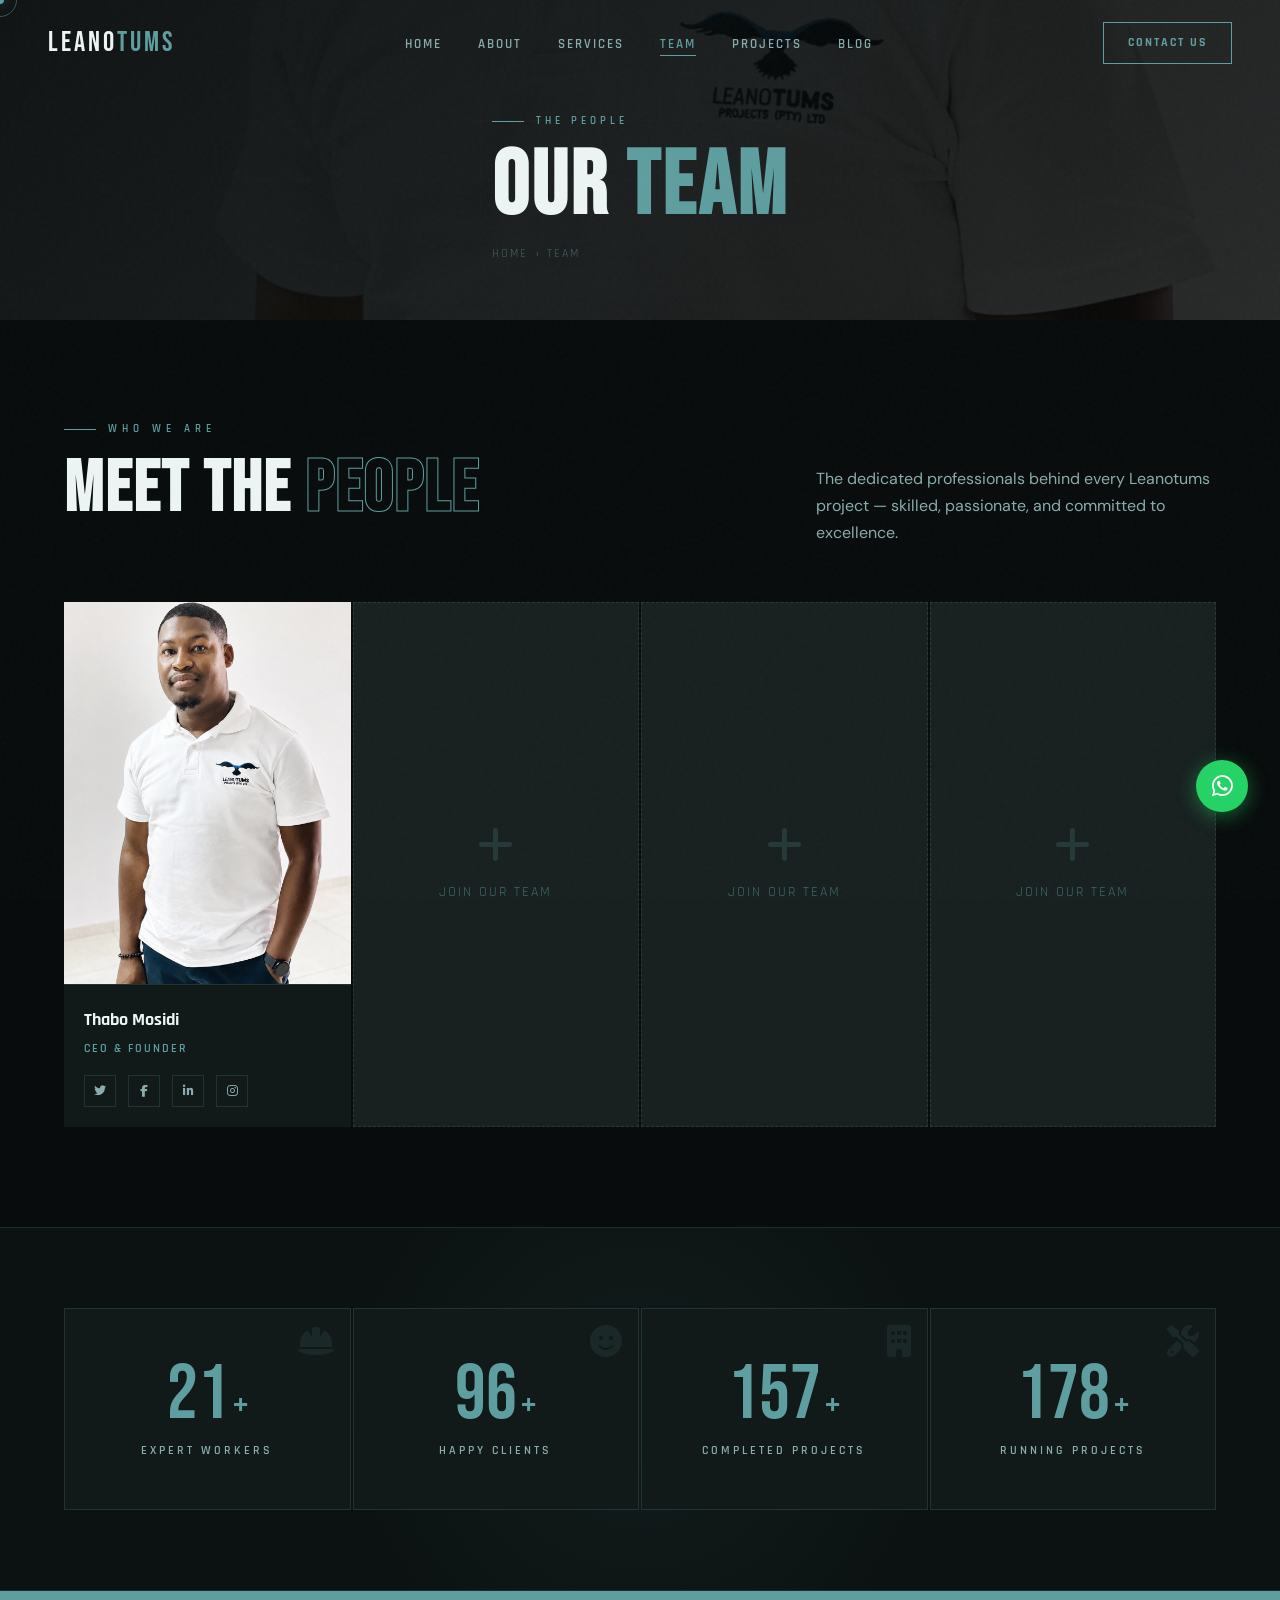
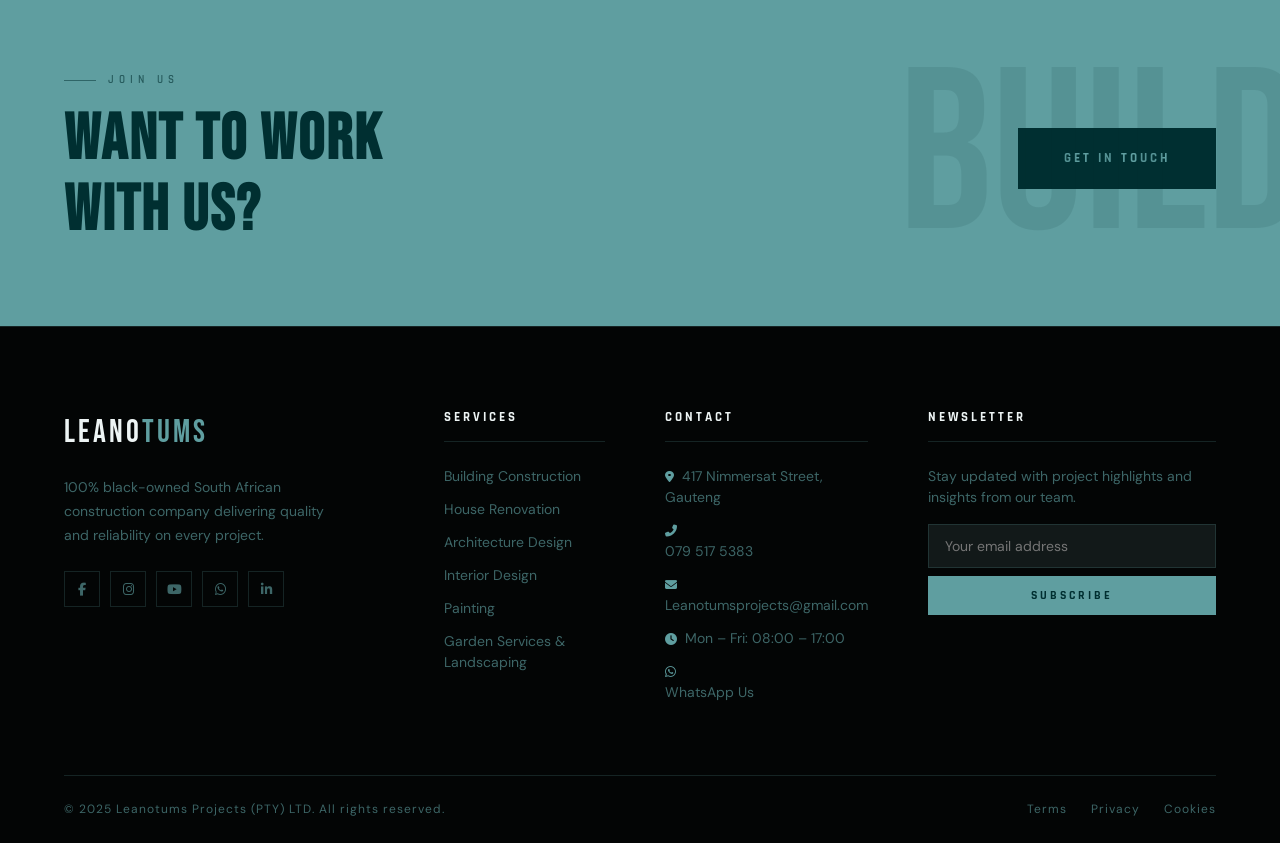
<file: team.html>
<!DOCTYPE html>
<html lang="en">
<head>
  <meta charset="UTF-8"><meta name="viewport" content="width=device-width, initial-scale=1.0">
  <title>Our Team | Leanotums Projects</title>
  <link rel="icon" href="favicon.ico">
  <link rel="preconnect" href="https://fonts.googleapis.com">
  <link href="https://fonts.googleapis.com/css2?family=Rajdhani:wght@300;400;500;600;700&family=DM+Sans:opsz,wght@9..40,300;9..40,400;9..40,500;9..40,600&family=Bebas+Neue&display=swap" rel="stylesheet">
  <link rel="stylesheet" href="https://cdnjs.cloudflare.com/ajax/libs/font-awesome/6.5.0/css/all.min.css">
  <link rel="stylesheet" href="site.css">
  <style>
    .team-grid { display:grid; grid-template-columns:repeat(4,1fr); gap:2px; margin-top:56px; }
    .team-card { position:relative; overflow:hidden; background:var(--bg3); }
    .team-card img { width:100%; aspect-ratio:3/4; object-fit:cover; object-position:top; filter:grayscale(30%); transition:filter 0.4s,transform 0.5s var(--ease-out); }
    .team-card:hover img { filter:grayscale(0%); transform:scale(1.04); }
    .team-info { padding:20px; background:var(--bg3); border-top:1px solid var(--border); transition:background 0.3s; }
    .team-card:hover .team-info { background:rgba(95,158,160,0.06); }
    .team-info h3 { font-family:var(--ff-head); font-size:18px; font-weight:700; color:var(--text); }
    .team-info p { font-size:12px; letter-spacing:2px; text-transform:uppercase; color:var(--teal); font-family:var(--ff-head); font-weight:600; margin-top:4px; }
    .team-socials { display:flex; gap:12px; margin-top:16px; }
    .team-socials a { width:32px; height:32px; border:1px solid var(--border); display:flex; align-items:center; justify-content:center; font-size:12px; color:var(--text-dim); transition:border-color 0.3s,color 0.3s,background 0.3s; }
    .team-socials a:hover { border-color:var(--teal); color:var(--teal); background:rgba(95,158,160,0.08); }
    .open-card { background:var(--bg4); border:1px dashed var(--border); display:flex; flex-direction:column; align-items:center; justify-content:center; min-height:380px; transition:border-color 0.3s; cursor:pointer; }
    .open-card:hover { border-color:rgba(95,158,160,0.4); }
    .open-card i { font-size:40px; color:rgba(95,158,160,0.2); margin-bottom:16px; }
    .open-card span { font-family:var(--ff-head); font-size:14px; letter-spacing:2px; text-transform:uppercase; color:var(--text-faint); }
    @media(max-width:900px){ .team-grid{grid-template-columns:repeat(2,1fr);} }
  </style>
</head>
<body>
  <div id="cursor-dot"></div><div id="cursor-ring"></div>
  <div id="scroll-progress"></div>
  <nav id="navbar">
    <a href="index.html" class="nav-logo">LEANO<span>TUMS</span></a>
    <ul class="nav-links">
      <li><a href="index.html">Home</a></li><li><a href="about.html">About</a></li><li><a href="service.html">Services</a></li><li><a href="team.html" class="active">Team</a></li><li><a href="portfolio.html">Projects</a></li><li><a href="blog.html">Blog</a></li>
    </ul>
    <a href="contact.html" class="nav-cta">Contact Us</a>
    <button class="nav-burger" id="burger"><span></span><span></span><span></span></button>
  </nav>
  <div id="mobile-menu"><a href="index.html" class="menu-link">Home</a><a href="about.html" class="menu-link">About</a><a href="service.html" class="menu-link">Services</a><a href="team.html" class="menu-link">Team</a><a href="portfolio.html" class="menu-link">Projects</a><a href="contact.html" class="menu-link">Contact</a><p class="menu-contact">079 517 5383 · Johannesburg</p></div>

  <div class="page-hero">
    <div class="page-hero-bg" style="background-image:url('thabo.jpg')"></div>
    <div class="page-hero-overlay"></div><div class="page-hero-grid"></div>
    <div class="container page-hero-content">
      <div class="page-hero-tag">The People</div>
      <h1>Our <span>Team</span></h1>
      <div class="breadcrumb-bar"><a href="index.html">Home</a><span>›</span><a href="team.html">Team</a></div>
    </div>
  </div>

  <section style="background:var(--bg)">
    <div class="container">
      <div style="display:flex;align-items:flex-end;justify-content:space-between;gap:24px;flex-wrap:wrap">
        <div><div class="section-label reveal">Who We Are</div><h2 class="section-title reveal">Meet the <span class="stroke">People</span></h2></div>
        <p class="section-desc reveal" style="transition-delay:.2s;max-width:400px">The dedicated professionals behind every Leanotums project — skilled, passionate, and committed to excellence.</p>
      </div>
      <div class="team-grid">
        <div class="team-card reveal">
          <img src="thabo.jpg" alt="Thabo Mosidi" loading="lazy">
          <div class="team-info">
            <h3>Thabo Mosidi</h3><p>CEO & Founder</p>
            <div class="team-socials">
              <a href="#"><i class="fab fa-twitter"></i></a>
              <a href="https://web.facebook.com/profile.php?id=61552090770281" target="_blank"><i class="fab fa-facebook-f"></i></a>
              <a href="#"><i class="fab fa-linkedin-in"></i></a>
              <a href="https://www.instagram.com/leanotumsprojects" target="_blank"><i class="fab fa-instagram"></i></a>
            </div>
          </div>
        </div>
        <div class="team-card open-card reveal" style="transition-delay:.1s"><i class="fas fa-plus"></i><span>Join Our Team</span></div>
        <div class="team-card open-card reveal" style="transition-delay:.2s"><i class="fas fa-plus"></i><span>Join Our Team</span></div>
        <div class="team-card open-card reveal" style="transition-delay:.3s"><i class="fas fa-plus"></i><span>Join Our Team</span></div>
      </div>
    </div>
  </section>

  <section class="stats-strip">
    <div class="container">
      <div class="stats-grid">
        <div class="stat-card reveal"><i class="fas fa-hard-hat stat-icon"></i><div class="stat-number"><span class="counter" data-target="109">0</span><span class="plus">+</span></div><div class="stat-label">Expert Workers</div></div>
        <div class="stat-card reveal" style="transition-delay:.1s"><i class="fas fa-smile stat-icon"></i><div class="stat-number"><span class="counter" data-target="485">0</span><span class="plus">+</span></div><div class="stat-label">Happy Clients</div></div>
        <div class="stat-card reveal" style="transition-delay:.2s"><i class="fas fa-building stat-icon"></i><div class="stat-number"><span class="counter" data-target="789">0</span><span class="plus">+</span></div><div class="stat-label">Completed Projects</div></div>
        <div class="stat-card reveal" style="transition-delay:.3s"><i class="fas fa-tools stat-icon"></i><div class="stat-number"><span class="counter" data-target="890">0</span><span class="plus">+</span></div><div class="stat-label">Running Projects</div></div>
      </div>
    </div>
  </section>

  <section class="cta-band"><div class="container"><div class="cta-inner"><div class="cta-text"><div class="section-label">Join Us</div><h2>Want to Work<br>With Us?</h2></div><a href="contact.html" class="btn-dark">Get In Touch</a></div></div></section>

  <footer id="footer"><div class="container">
    <div class="footer-grid">
      <div class="footer-brand"><div class="nav-logo">LEANO<span>TUMS</span></div><p>100% black-owned South African construction company delivering quality and reliability on every project.</p><div class="footer-social"><a href="https://web.facebook.com/profile.php?id=61552090770281" target="_blank"><i class="fab fa-facebook-f"></i></a><a href="https://www.instagram.com/leanotumsprojects" target="_blank"><i class="fab fa-instagram"></i></a><a href="https://www.youtube.com/watch?v=3CRRqdf6Gn4" target="_blank"><i class="fab fa-youtube"></i></a><a href="https://wa.me/27795175383" target="_blank"><i class="fab fa-whatsapp"></i></a><a href="https://www.linkedin.com/" target="_blank"><i class="fab fa-linkedin-in"></i></a></div></div>
      <div class="footer-col"><h4>Services</h4><a href="service.html">Building Construction</a><a href="service.html">House Renovation</a><a href="service.html">Architecture Design</a><a href="service.html">Interior Design</a><a href="service.html">Painting</a><a href="service.html">Garden Services & Landscaping</a></div>
      <div class="footer-col"><h4>Contact</h4><p><i class="fas fa-map-marker-alt"></i>417 Nimmersat Street, Gauteng</p><p><i class="fas fa-phone-alt"></i><a href="tel:0795175383" style="color:inherit">079 517 5383</a></p><p><i class="fas fa-envelope"></i><a href="mailto:Leanotumsprojects@gmail.com" style="color:inherit">Leanotumsprojects@gmail.com</a></p><p><i class="fas fa-clock"></i>Mon – Fri: 08:00 – 17:00</p><p><i class="fab fa-whatsapp"></i><a href="https://wa.me/27795175383" target="_blank" style="color:inherit">WhatsApp Us</a></p></div>
      <div class="footer-col"><h4>Newsletter</h4><p>Stay updated with project highlights and insights from our team.</p><div class="footer-newsletter" style="margin-top:16px"><input type="email" placeholder="Your email address"><button>Subscribe</button></div></div>
    </div>
    <div class="footer-bottom"><p>&copy; 2025 Leanotums Projects (PTY) LTD. All rights reserved.</p><div class="footer-bottom-links"><a href="#">Terms</a><a href="#">Privacy</a><a href="#">Cookies</a></div></div>
  </div></footer>
  <button id="back-top"><i class="fas fa-chevron-up"></i></button>
  <script src="shared.js"></script>
</body>
</html>
</file>
<file: site.css>
/* ═══════════════════════════════════════════════════════════════
   LEANOTUMS PROJECTS — SHARED STYLESHEET
═══════════════════════════════════════════════════════════════ */
*, *::before, *::after { box-sizing: border-box; margin: 0; padding: 0; }

:root {
  --teal:        #5F9EA0;
  --teal-light:  #7DBFC1;
  --teal-dim:    #2B6B6D;
  --deep:        #002F31;
  --bg:          #080c0c;
  --bg2:         #0c1212;
  --bg3:         #121919;
  --bg4:         #182020;
  --border:      rgba(95,158,160,0.2);
  --text:        #EDF4F4;
  --text-dim:    #8AACAD;
  --text-faint:  #3D6667;
  --ff-display:  'Bebas Neue', sans-serif;
  --ff-head:     'Rajdhani', sans-serif;
  --ff-body:     'DM Sans', sans-serif;
  --glow:        0 0 30px rgba(95,158,160,0.4), 0 0 80px rgba(95,158,160,0.15);
  --glow-sm:     0 0 14px rgba(95,158,160,0.45);
  --ease-out:    cubic-bezier(0.16,1,0.3,1);
}

html { scroll-behavior: smooth; }
body { background: var(--bg); color: var(--text); font-family: var(--ff-body); font-size: 16px; line-height: 1.65; overflow-x: hidden; cursor: none; }
::selection { background: var(--teal); color: var(--deep); }
img { max-width: 100%; display: block; }
a { text-decoration: none; color: inherit; }

/* Cursor */
#cursor-dot, #cursor-ring { position: fixed; top: 0; left: 0; pointer-events: none; z-index: 99999; border-radius: 50%; transform: translate(-50%,-50%); transition: opacity 0.3s; }
#cursor-dot { width: 8px; height: 8px; background: var(--teal); box-shadow: var(--glow-sm); }
#cursor-ring { width: 34px; height: 34px; border: 1.5px solid rgba(95,158,160,0.5); transition: width 0.2s var(--ease-out), height 0.2s var(--ease-out), background 0.2s; }
body.cursor-hover #cursor-ring { width: 60px; height: 60px; background: rgba(95,158,160,0.06); border-color: var(--teal); }

/* Scrollbar */
::-webkit-scrollbar { width: 4px; }
::-webkit-scrollbar-track { background: var(--bg); }
::-webkit-scrollbar-thumb { background: var(--teal); border-radius: 2px; }

/* Noise */
body::before { content: ''; position: fixed; inset: 0; z-index: 9998; pointer-events: none; background-image: url("data:image/svg+xml,%3Csvg viewBox='0 0 256 256' xmlns='http://www.w3.org/2000/svg'%3E%3Cfilter id='noise'%3E%3CfeTurbulence type='fractalNoise' baseFrequency='0.9' numOctaves='4' stitchTiles='stitch'/%3E%3C/filter%3E%3Crect width='100%25' height='100%25' filter='url(%23noise)' opacity='1'/%3E%3C/svg%3E"); opacity: 0.022; }

/* Progress */
#scroll-progress { position: fixed; top: 0; left: 0; z-index: 9000; height: 2px; width: 0%; background: linear-gradient(90deg, var(--teal), var(--teal-light)); transition: width 0.1s linear; box-shadow: var(--glow-sm); }

/* NAV */
#navbar { position: fixed; top: 0; left: 0; right: 0; z-index: 8000; padding: 20px 48px; display: flex; align-items: center; justify-content: space-between; transition: background 0.4s, padding 0.4s; }
#navbar.scrolled { padding: 12px 48px; background: rgba(8,12,12,0.9); backdrop-filter: blur(20px); border-bottom: 1px solid var(--border); }
.nav-logo { font-family: var(--ff-display); font-size: 28px; letter-spacing: 3px; color: var(--text); }
.nav-logo span { color: var(--teal); }
.nav-links { display: flex; align-items: center; gap: 36px; list-style: none; }
.nav-links a { font-family: var(--ff-head); font-size: 13px; font-weight: 600; letter-spacing: 2px; text-transform: uppercase; color: var(--text-dim); position: relative; padding-bottom: 4px; transition: color 0.3s; }
.nav-links a::after { content: ''; position: absolute; bottom: 0; left: 0; width: 0; height: 1px; background: var(--teal); transition: width 0.3s var(--ease-out); }
.nav-links a:hover, .nav-links a.active { color: var(--teal); }
.nav-links a:hover::after, .nav-links a.active::after { width: 100%; }
.nav-cta { font-family: var(--ff-head); font-size: 12px; font-weight: 700; letter-spacing: 2px; text-transform: uppercase; padding: 10px 24px; border: 1px solid var(--teal); color: var(--teal); transition: background 0.3s, color 0.3s, box-shadow 0.3s; }
.nav-cta:hover { background: var(--teal); color: var(--deep); box-shadow: var(--glow); }
.nav-burger { display: none; flex-direction: column; gap: 5px; background: none; border: none; cursor: pointer; padding: 4px; }
.nav-burger span { display: block; width: 28px; height: 2px; background: var(--text); transition: transform 0.4s, opacity 0.4s, background 0.3s; }
.nav-burger.active span:nth-child(1) { transform: translateY(7px) rotate(45deg); background: var(--teal); }
.nav-burger.active span:nth-child(2) { opacity: 0; }
.nav-burger.active span:nth-child(3) { transform: translateY(-7px) rotate(-45deg); background: var(--teal); }
#mobile-menu { position: fixed; inset: 0; z-index: 7000; background: var(--bg); display: flex; flex-direction: column; align-items: center; justify-content: center; gap: 32px; transform: translateX(100%); transition: transform 0.5s var(--ease-out); }
#mobile-menu.open { transform: translateX(0); }
#mobile-menu a { font-family: var(--ff-display); font-size: clamp(36px,8vw,64px); letter-spacing: 4px; color: var(--text-dim); transition: color 0.3s; }
#mobile-menu a:hover { color: var(--teal); }
#mobile-menu .menu-contact { margin-top: 20px; font-family: var(--ff-head); font-size: 14px; letter-spacing: 2px; color: var(--text-faint); text-transform: uppercase; }

/* PAGE HERO BANNER */
.page-hero { position: relative; height: 320px; display: flex; align-items: flex-end; padding-bottom: 56px; overflow: hidden; margin-top: 0; }
.page-hero-bg { position: absolute; inset: 0; background-size: cover; background-position: center; filter: brightness(0.3) grayscale(20%); transform: scale(1.05); animation: heroKen 20s linear infinite alternate; }
@keyframes heroKen { from { transform: scale(1.0); } to { transform: scale(1.08); } }
.page-hero-overlay { position: absolute; inset: 0; background: linear-gradient(135deg, rgba(8,12,12,0.85) 0%, rgba(8,12,12,0.5) 100%); }
.page-hero-grid { position: absolute; inset: 0; background-image: linear-gradient(rgba(95,158,160,0.05) 1px, transparent 1px), linear-gradient(90deg, rgba(95,158,160,0.05) 1px, transparent 1px); background-size: 60px 60px; mask-image: radial-gradient(ellipse at center, rgba(0,0,0,0.5) 0%, transparent 70%); }
.page-hero-content { position: relative; z-index: 2; }
.page-hero-tag { font-family: var(--ff-head); font-size: 11px; font-weight: 600; letter-spacing: 4px; text-transform: uppercase; color: var(--teal); display: flex; align-items: center; gap: 12px; margin-bottom: 12px; }
.page-hero-tag::before { content: ''; width: 32px; height: 1px; background: var(--teal); }
.page-hero h1 { font-family: var(--ff-display); font-size: clamp(48px,7vw,96px); letter-spacing: 3px; line-height: 1; color: var(--text); }
.page-hero h1 span { color: var(--teal); }
.breadcrumb-bar { display: flex; align-items: center; gap: 8px; margin-top: 12px; }
.breadcrumb-bar a { font-family: var(--ff-head); font-size: 12px; letter-spacing: 2px; text-transform: uppercase; color: var(--text-faint); transition: color 0.3s; }
.breadcrumb-bar a:hover { color: var(--teal); }
.breadcrumb-bar span { color: var(--text-faint); font-size: 10px; }

/* SECTION COMMONS */
section { padding: 100px 0; }
.container { max-width: 1200px; margin: 0 auto; padding: 0 24px; }
.container-wide { max-width: 1400px; margin: 0 auto; padding: 0 24px; }
.section-label { font-family: var(--ff-head); font-size: 11px; font-weight: 600; letter-spacing: 5px; text-transform: uppercase; color: var(--teal); display: flex; align-items: center; gap: 12px; margin-bottom: 16px; }
.section-label::before { content: ''; width: 32px; height: 1px; background: var(--teal); }
.section-title { font-family: var(--ff-display); font-size: clamp(40px,6vw,72px); line-height: 1; letter-spacing: 2px; color: var(--text); margin-bottom: 20px; }
.section-title .stroke { -webkit-text-stroke: 1px var(--teal); color: transparent; }
.section-desc { font-size: 16px; color: var(--text-dim); max-width: 520px; line-height: 1.7; }

/* Reveals */
.reveal { opacity: 0; transform: translateY(40px); transition: opacity 0.8s var(--ease-out), transform 0.8s var(--ease-out); }
.reveal.visible { opacity: 1; transform: translateY(0); }
.reveal-left { opacity: 0; transform: translateX(-40px); transition: opacity 0.8s var(--ease-out), transform 0.8s var(--ease-out); }
.reveal-left.visible { opacity: 1; transform: translateX(0); }
.reveal-right { opacity: 0; transform: translateX(40px); transition: opacity 0.8s var(--ease-out), transform 0.8s var(--ease-out); }
.reveal-right.visible { opacity: 1; transform: translateX(0); }

/* BUTTONS */
.btn-primary { font-family: var(--ff-head); font-size: 13px; font-weight: 700; letter-spacing: 3px; text-transform: uppercase; padding: 16px 40px; background: var(--teal); color: var(--deep); border: none; cursor: pointer; position: relative; overflow: hidden; transition: box-shadow 0.3s, transform 0.2s; clip-path: polygon(0 0,calc(100% - 12px) 0,100% 12px,100% 100%,12px 100%,0 calc(100% - 12px)); display: inline-block; }
.btn-primary:hover { box-shadow: var(--glow); transform: translateY(-2px); color: var(--deep); }
.btn-outline { font-family: var(--ff-head); font-size: 13px; font-weight: 700; letter-spacing: 3px; text-transform: uppercase; padding: 15px 36px; background: transparent; color: var(--text); border: 1px solid rgba(255,255,255,0.2); cursor: pointer; transition: border-color 0.3s, color 0.3s; display: inline-block; }
.btn-outline:hover { border-color: var(--teal); color: var(--teal); }

/* STATS */
.stats-strip { padding: 80px 0; background: var(--bg2); border-top: 1px solid var(--border); border-bottom: 1px solid var(--border); position: relative; overflow: hidden; }
.stats-strip::before { content: ''; position: absolute; top: 50%; left: 50%; transform: translate(-50%,-50%); width: 600px; height: 600px; background: radial-gradient(circle, rgba(95,158,160,0.07) 0%, transparent 70%); pointer-events: none; }
.stats-grid { display: grid; grid-template-columns: repeat(4,1fr); gap: 2px; }
.stat-card { padding: 48px 32px; text-align: center; background: var(--bg3); border: 1px solid var(--border); position: relative; overflow: hidden; transition: border-color 0.3s, background 0.3s; }
.stat-card::after { content: ''; position: absolute; bottom: 0; left: 0; right: 0; height: 2px; background: var(--teal); transform: scaleX(0); transform-origin: left; transition: transform 0.4s var(--ease-out); }
.stat-card:hover { border-color: rgba(95,158,160,0.4); background: rgba(95,158,160,0.03); }
.stat-card:hover::after { transform: scaleX(1); }
.stat-number { font-family: var(--ff-display); font-size: clamp(56px,6vw,80px); color: var(--teal); line-height: 1; display: flex; align-items: baseline; justify-content: center; gap: 4px; }
.stat-number .plus { font-size: 0.5em; }
.stat-label { font-family: var(--ff-head); font-size: 12px; font-weight: 600; letter-spacing: 3px; text-transform: uppercase; color: var(--text-dim); margin-top: 8px; }
.stat-icon { font-size: 32px; color: rgba(95,158,160,0.12); position: absolute; top: 16px; right: 16px; }

/* FAQ */
.faq-grid { display: grid; grid-template-columns: 1fr 1fr; gap: 2px; margin-top: 56px; }
.faq-item { background: var(--bg3); border: 1px solid var(--border); overflow: hidden; transition: border-color 0.3s; }
.faq-item.open { border-color: rgba(95,158,160,0.4); }
.faq-question { width: 100%; padding: 24px 28px; background: none; border: none; cursor: pointer; display: flex; align-items: center; justify-content: space-between; gap: 16px; text-align: left; }
.faq-question span { font-family: var(--ff-head); font-size: 16px; font-weight: 600; color: var(--text); transition: color 0.3s; }
.faq-item.open .faq-question span { color: var(--teal); }
.faq-icon { width: 28px; height: 28px; flex-shrink: 0; border: 1px solid var(--border); display: flex; align-items: center; justify-content: center; color: var(--teal); font-size: 12px; transition: transform 0.3s, background 0.3s; }
.faq-item.open .faq-icon { transform: rotate(45deg); background: var(--teal); color: var(--deep); }
.faq-answer { max-height: 0; overflow: hidden; transition: max-height 0.5s var(--ease-out); }
.faq-answer-inner { padding: 0 28px 24px; font-size: 14px; color: var(--text-dim); line-height: 1.7; }

/* CTA BAND */
.cta-band { padding: 80px 0; background: var(--teal); position: relative; overflow: hidden; }
.cta-band::before { content: 'BUILD'; position: absolute; right: -20px; top: 50%; transform: translateY(-50%); font-family: var(--ff-display); font-size: clamp(120px,18vw,240px); color: rgba(0,47,49,0.1); line-height: 1; pointer-events: none; user-select: none; }
.cta-inner { display: flex; align-items: center; justify-content: space-between; gap: 40px; flex-wrap: wrap; }
.cta-text .section-label { color: rgba(0,47,49,0.6); }
.cta-text .section-label::before { background: rgba(0,47,49,0.5); }
.cta-text h2 { font-family: var(--ff-display); font-size: clamp(36px,5vw,64px); color: var(--deep); letter-spacing: 2px; line-height: 1.1; }
.btn-dark { font-family: var(--ff-head); font-size: 13px; font-weight: 700; letter-spacing: 3px; text-transform: uppercase; padding: 18px 44px; background: var(--deep); color: var(--teal); border: 2px solid var(--deep); cursor: pointer; transition: background 0.3s, color 0.3s; white-space: nowrap; display: inline-block; }
.btn-dark:hover { background: transparent; color: var(--deep); }

/* TICKER */
.ticker-wrap { background: var(--teal); overflow: hidden; padding: 10px 0; white-space: nowrap; }
.ticker-track { display: inline-block; animation: ticker 30s linear infinite; }
.ticker-track span { font-family: var(--ff-head); font-size: 12px; font-weight: 700; letter-spacing: 3px; text-transform: uppercase; color: var(--deep); padding: 0 40px; }
.ticker-track span::before { content: '◆'; margin-right: 40px; opacity: 0.4; }
@keyframes ticker { from { transform: translateX(0); } to { transform: translateX(-50%); } }

/* FOOTER */
#footer { background: #030505; border-top: 1px solid var(--border); padding: 80px 0 0; }
.footer-grid { display: grid; grid-template-columns: 2fr 1fr 1fr 1.8fr; gap: 60px; padding-bottom: 60px; border-bottom: 1px solid var(--border); }
.footer-brand .nav-logo { font-size: 32px; margin-bottom: 16px; }
.footer-brand p { font-size: 14px; color: var(--text-faint); line-height: 1.7; max-width: 280px; }
.footer-social { display: flex; gap: 10px; margin-top: 24px; }
.footer-social a { width: 36px; height: 36px; border: 1px solid var(--border); display: flex; align-items: center; justify-content: center; font-size: 13px; color: var(--text-faint); transition: border-color 0.3s, color 0.3s; }
.footer-social a:hover { border-color: var(--teal); color: var(--teal); }
.footer-col h4 { font-family: var(--ff-head); font-size: 13px; font-weight: 700; letter-spacing: 3px; text-transform: uppercase; color: var(--text); margin-bottom: 24px; padding-bottom: 12px; border-bottom: 1px solid var(--border); }
.footer-col a, .footer-col p { display: block; font-size: 14px; color: var(--text-faint); margin-bottom: 12px; line-height: 1.5; transition: color 0.3s; }
.footer-col a:hover { color: var(--teal); }
.footer-col i { color: var(--teal); margin-right: 8px; font-size: 12px; }
.footer-newsletter input { width: 100%; padding: 12px 16px; background: var(--bg3); border: 1px solid var(--border); color: var(--text); font-family: var(--ff-body); font-size: 14px; outline: none; margin-bottom: 8px; transition: border-color 0.3s; }
.footer-newsletter input:focus { border-color: var(--teal); }
.footer-newsletter button { width: 100%; padding: 12px; background: var(--teal); color: var(--deep); border: none; cursor: pointer; font-family: var(--ff-head); font-size: 12px; font-weight: 700; letter-spacing: 3px; text-transform: uppercase; transition: background 0.3s; }
.footer-newsletter button:hover { background: var(--teal-light); }
.footer-bottom { padding: 24px 0; display: flex; align-items: center; justify-content: space-between; flex-wrap: wrap; gap: 16px; }
.footer-bottom p { font-size: 12px; color: var(--text-faint); letter-spacing: 1px; }
.footer-bottom-links { display: flex; gap: 24px; }
.footer-bottom-links a { font-size: 12px; color: var(--text-faint); letter-spacing: 1px; transition: color 0.3s; }
.footer-bottom-links a:hover { color: var(--teal); }

/* BACK TO TOP */
#back-top { position: fixed; bottom: 32px; right: 32px; z-index: 5000; width: 44px; height: 44px; background: var(--teal); color: var(--deep); border: none; cursor: pointer; display: flex; align-items: center; justify-content: center; font-size: 14px; opacity: 0; transform: translateY(20px); transition: opacity 0.3s, transform 0.3s, box-shadow 0.3s; clip-path: polygon(0 0,calc(100% - 8px) 0,100% 8px,100% 100%,8px 100%,0 calc(100% - 8px)); }
#back-top.show { opacity: 1; transform: translateY(0); }
#back-top:hover { box-shadow: var(--glow); }

/* MOBILE */
@media (max-width: 900px) {
  #navbar { padding: 16px 24px; }
  #navbar.scrolled { padding: 12px 24px; }
  .nav-links, .nav-cta { display: none; }
  .nav-burger { display: flex; }
  .stats-grid { grid-template-columns: repeat(2,1fr); }
  .faq-grid { grid-template-columns: 1fr; }
  .footer-grid { grid-template-columns: 1fr 1fr; gap: 40px; }
  .cta-inner { flex-direction: column; }
}
@media (max-width: 640px) {
  section { padding: 72px 0; }
  .stats-grid { grid-template-columns: repeat(2,1fr); }
  .footer-grid { grid-template-columns: 1fr; gap: 32px; }
  .footer-bottom { flex-direction: column; text-align: center; }
  #back-top { bottom: 20px; right: 20px; }
  .page-hero { height: 240px; padding-bottom: 36px; }
}
</file>
<file: flaticon.css>
/*
  	Flaticon icon font: Flaticon
  	Creation date: 23/08/2020 07:24
  	*/

@font-face {
  font-family: "Flaticon";
  src: url("./Flaticon.eot");
  src: url("./Flaticon.eot?#iefix") format("embedded-opentype"),
       url("./Flaticon.woff2") format("woff2"),
       url("./Flaticon.woff") format("woff"),
       url("./Flaticon.ttf") format("truetype"),
       url("./Flaticon.svg#Flaticon") format("svg");
  font-weight: normal;
  font-style: normal;
}

@media screen and (-webkit-min-device-pixel-ratio:0) {
  @font-face {
    font-family: "Flaticon";
    src: url("./Flaticon.svg#Flaticon") format("svg");
  }
}

[class^="flaticon-"]:before, [class*=" flaticon-"]:before,
[class^="flaticon-"]:after, [class*=" flaticon-"]:after {   
  font-family: Flaticon;
        font-size: 20px;
font-style: normal;
margin-left: 20px;
}

.flaticon-concrete:before { content: "\f100"; }
.flaticon-worker:before { content: "\f101"; }
.flaticon-measure:before { content: "\f102"; }
.flaticon-building:before { content: "\f103"; }
.flaticon-brush:before { content: "\f104"; }
.flaticon-crane:before { content: "\f105"; }
.flaticon-call:before { content: "\f106"; }
.flaticon-calendar:before { content: "\f107"; }
.flaticon-send-mail:before { content: "\f108"; }
.flaticon-address:before { content: "\f109"; }
</file>
